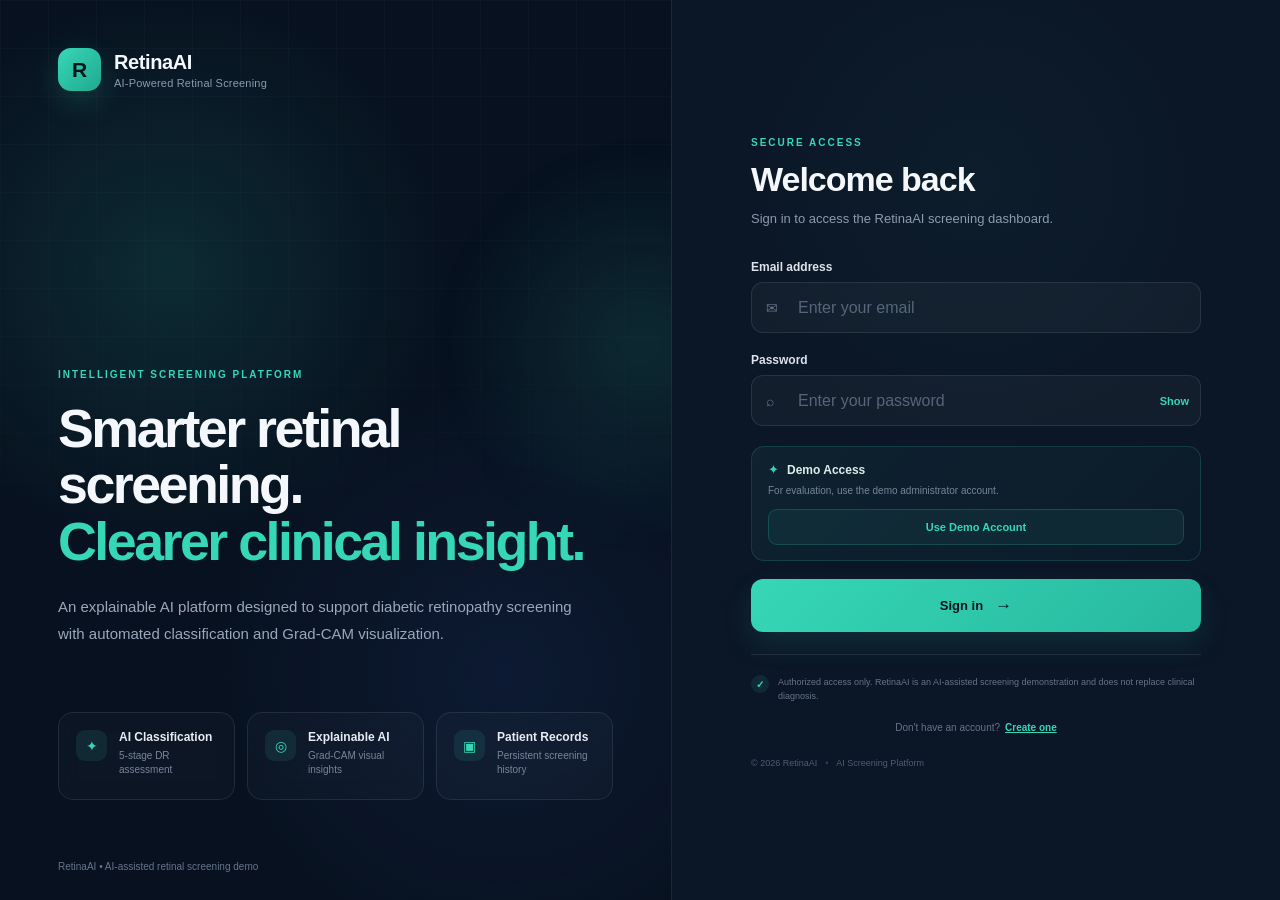
<file: fronted/analytics.html>
<!DOCTYPE html>
<html lang="en">
<head>
    <meta charset="UTF-8">
    <meta name="viewport" content="width=device-width, initial-scale=1.0">
    <title>Analytics | RetinaAI</title>

    <style>
        * {
            box-sizing: border-box;
            margin: 0;
            padding: 0;
        }

        :root {
            --bg: #07100f;
            --panel: #0c1817;
            --panel-2: #101f1d;
            --border: rgba(255,255,255,0.08);
            --text: #eef8f5;
            --muted: #829592;
            --accent: #63d8c2;
            --accent-soft: rgba(99,216,194,0.12);
            --warning: #e7b86b;
            --danger: #e77c7c;
        }

        body {
            font-family: Inter, -apple-system, BlinkMacSystemFont, "Segoe UI", sans-serif;
            background:
                radial-gradient(circle at 80% 0%, rgba(35,100,91,0.16), transparent 35%),
                var(--bg);
            color: var(--text);
            min-height: 100vh;
        }

        button,
        a {
            font: inherit;
        }

        a {
            text-decoration: none;
            color: inherit;
        }

        /* ================= SIDEBAR ================= */

        .sidebar {
            position: fixed;
            left: 0;
            top: 0;
            width: 250px;
            height: 100vh;
            background: rgba(7,16,15,0.96);
            border-right: 1px solid var(--border);
            display: flex;
            flex-direction: column;
            z-index: 100;
        }

        .brand {
            height: 90px;
            display: flex;
            align-items: center;
            padding: 0 25px;
            border-bottom: 1px solid var(--border);
        }

        .brand-mark {
            width: 38px;
            height: 38px;
            border-radius: 10px;
            background: var(--accent-soft);
            border: 1px solid rgba(99,216,194,0.25);
            display: flex;
            align-items: center;
            justify-content: center;
            gap: 3px;
            margin-right: 12px;
        }

        .brand-mark span {
            width: 4px;
            height: 17px;
            border-radius: 3px;
            background: var(--accent);
        }

        .brand-mark span:nth-child(2) {
            height: 23px;
        }

        .brand-text {
            display: flex;
            flex-direction: column;
        }

        .brand-text strong {
            font-size: 18px;
            letter-spacing: -0.5px;
        }

        .brand-text small {
            color: var(--muted);
            font-size: 9px;
            margin-top: 3px;
            letter-spacing: 0.8px;
            text-transform: uppercase;
        }

        .navigation {
            flex: 1;
            padding: 25px 14px;
        }

        .nav-section {
            margin-bottom: 30px;
        }

        .nav-label {
            display: block;
            color: #536762;
            font-size: 9px;
            font-weight: 800;
            letter-spacing: 1.5px;
            padding: 0 13px 10px;
        }

        .nav-item {
            display: flex;
            align-items: center;
            gap: 12px;
            padding: 12px 13px;
            margin-bottom: 4px;
            color: #8da09c;
            border-radius: 8px;
            font-size: 12px;
            transition: 0.2s ease;
        }

        .nav-item:hover {
            background: rgba(255,255,255,0.04);
            color: var(--text);
        }

        .nav-item.active {
            background: var(--accent-soft);
            color: var(--accent);
        }

        .nav-icon {
            width: 20px;
            text-align: center;
            font-size: 15px;
        }

        .sidebar-footer {
            padding: 18px;
            border-top: 1px solid var(--border);
        }

        .security-indicator {
            display: flex;
            align-items: center;
            gap: 10px;
            padding: 11px;
            border-radius: 8px;
            background: rgba(255,255,255,0.025);
        }

        .security-dot,
        .status-dot {
            width: 7px;
            height: 7px;
            border-radius: 50%;
            background: var(--accent);
            box-shadow: 0 0 10px rgba(99,216,194,0.5);
        }

        .security-indicator div {
            display: flex;
            flex-direction: column;
        }

        .security-indicator strong {
            font-size: 10px;
        }

        .security-indicator small {
            color: var(--muted);
            font-size: 8px;
            margin-top: 2px;
        }

        /* ================= MAIN ================= */

        .main-content {
            margin-left: 250px;
            min-height: 100vh;
        }

        .topbar {
            height: 72px;
            border-bottom: 1px solid var(--border);
            display: flex;
            align-items: center;
            justify-content: space-between;
            padding: 0 34px;
            background: rgba(7,16,15,0.7);
            backdrop-filter: blur(14px);
        }

        .breadcrumb {
            display: flex;
            align-items: center;
            gap: 10px;
            color: #6f817d;
            font-size: 11px;
        }

        .breadcrumb strong {
            color: var(--text);
        }

        .separator {
            color: #394a47;
        }

        .topbar-right {
            display: flex;
            align-items: center;
            gap: 15px;
        }

        .profile-button {
            display: flex;
            align-items: center;
            gap: 9px;
            border: none;
            background: transparent;
            color: var(--text);
            cursor: pointer;
        }

        .profile-avatar {
            width: 32px;
            height: 32px;
            border-radius: 50%;
            background: var(--accent-soft);
            border: 1px solid rgba(99,216,194,0.25);
            display: flex;
            align-items: center;
            justify-content: center;
            color: var(--accent);
            font-size: 12px;
            font-weight: 700;
        }

        .profile-info {
            display: flex;
            flex-direction: column;
            align-items: flex-start;
        }

        .profile-info strong {
            font-size: 11px;
        }

        .profile-info small {
            color: var(--muted);
            font-size: 8px;
            margin-top: 2px;
        }

        .profile-arrow {
            color: var(--muted);
        }

        .logout-button {
            border: 1px solid var(--border);
            background: rgba(255,255,255,0.025);
            color: #9aaba7;
            padding: 8px 12px;
            border-radius: 7px;
            cursor: pointer;
            font-size: 10px;
        }

        .logout-button:hover {
            color: var(--danger);
            border-color: rgba(231,124,124,0.25);
        }

        .menu-button {
            display: none;
            background: none;
            border: none;
            color: var(--text);
            font-size: 20px;
            cursor: pointer;
        }

        /* ================= CONTENT ================= */

        .page-content {
            padding: 35px;
            max-width: 1500px;
            margin: auto;
        }

        .page-header {
            display: flex;
            justify-content: space-between;
            align-items: flex-end;
            margin-bottom: 30px;
        }

        .eyebrow {
            display: block;
            color: var(--accent);
            font-size: 9px;
            font-weight: 800;
            letter-spacing: 1.5px;
            margin-bottom: 8px;
        }

        .page-header h1 {
            font-size: 31px;
            letter-spacing: -1px;
            margin-bottom: 9px;
        }

        .page-header p {
            max-width: 700px;
            color: var(--muted);
            font-size: 12px;
            line-height: 1.7;
        }

        .header-status {
            display: flex;
            align-items: center;
            gap: 8px;
            color: #7f928e;
            font-size: 9px;
            font-weight: 700;
            letter-spacing: 1px;
        }

        /* ================= STATS ================= */

        .stats-grid {
            display: grid;
            grid-template-columns: repeat(4, 1fr);
            gap: 16px;
            margin-bottom: 20px;
        }

        .stat-card,
        .panel {
            background: linear-gradient(
                145deg,
                rgba(16,31,29,0.95),
                rgba(10,22,20,0.95)
            );
            border: 1px solid var(--border);
            border-radius: 12px;
            box-shadow: 0 18px 50px rgba(0,0,0,0.15);
        }

        .stat-card {
            padding: 20px;
        }

        .stat-top {
            display: flex;
            justify-content: space-between;
            align-items: center;
        }

        .stat-label {
            color: #71837f;
            font-size: 9px;
            font-weight: 800;
            letter-spacing: 1px;
        }

        .stat-icon {
            width: 31px;
            height: 31px;
            border-radius: 8px;
            background: var(--accent-soft);
            color: var(--accent);
            display: flex;
            justify-content: center;
            align-items: center;
            font-size: 14px;
        }

        .stat-icon.warning {
            color: var(--warning);
            background: rgba(231,184,107,0.1);
        }

        .stat-value {
            margin-top: 20px;
            font-size: 30px;
            font-weight: 700;
            letter-spacing: -1px;
        }

        .stat-description {
            color: #657773;
            font-size: 9px;
            margin-top: 7px;
        }

        /* ================= PANELS ================= */

        .chart-grid {
            display: grid;
            grid-template-columns: 1.35fr 0.65fr;
            gap: 20px;
            margin-bottom: 20px;
        }

        .panel {
            padding: 24px;
        }

        .panel-header {
            display: flex;
            justify-content: space-between;
            align-items: flex-start;
            margin-bottom: 25px;
        }

        .panel-header h2 {
            font-size: 18px;
            margin-bottom: 7px;
        }

        .panel-header p {
            color: var(--muted);
            font-size: 10px;
            line-height: 1.6;
        }

        .panel-badge {
            padding: 6px 9px;
            border-radius: 5px;
            background: rgba(255,255,255,0.035);
            color: #748783;
            font-size: 8px;
            font-weight: 700;
            letter-spacing: 0.8px;
            white-space: nowrap;
        }

        /* ================= GRADE CHART ================= */

        .grade-chart {
            display: flex;
            flex-direction: column;
            gap: 17px;
        }

        .grade-row {
            display: grid;
            grid-template-columns: 130px 1fr 35px;
            align-items: center;
            gap: 15px;
        }

        .grade-info {
            display: flex;
            align-items: center;
            gap: 10px;
            color: #9aaba7;
            font-size: 10px;
        }

        .grade-number {
            width: 25px;
            height: 25px;
            display: flex;
            align-items: center;
            justify-content: center;
            border-radius: 6px;
            background: rgba(99,216,194,0.08);
            color: var(--accent);
            font-weight: 800;
        }

        .bar-container {
            height: 8px;
            border-radius: 20px;
            background: rgba(255,255,255,0.05);
            overflow: hidden;
        }

        .grade-bar {
            height: 100%;
            width: 0%;
            border-radius: 20px;
            background: linear-gradient(90deg, #356f65, var(--accent));
            transition: width 0.7s ease;
        }

        .grade-row strong {
            color: #d8e7e3;
            font-size: 10px;
            text-align: right;
        }

        /* ================= REFERRAL ================= */

        .referral-content {
            min-height: 210px;
            display: flex;
            align-items: center;
            justify-content: center;
            gap: 35px;
        }

        .referral-ring {
            width: 155px;
            height: 155px;
            border-radius: 50%;
            display: flex;
            justify-content: center;
            align-items: center;
            background:
                conic-gradient(
                    var(--accent) 0deg,
                    var(--accent) 0deg,
                    rgba(255,255,255,0.06) 0deg,
                    rgba(255,255,255,0.06) 360deg
                );
            position: relative;
        }

        .referral-ring::before {
            content: "";
            position: absolute;
            inset: 10px;
            background: #0d1b19;
            border-radius: 50%;
        }

        .ring-inner {
            position: relative;
            z-index: 2;
            text-align: center;
        }

        .ring-inner strong {
            display: block;
            font-size: 26px;
        }

        .ring-inner span {
            color: var(--muted);
            font-size: 9px;
        }

        .referral-legend {
            display: flex;
            flex-direction: column;
            gap: 22px;
        }

        .legend-item {
            display: flex;
            align-items: center;
            gap: 10px;
        }

        .legend-dot {
            width: 8px;
            height: 8px;
            border-radius: 50%;
        }

        .legend-dot.referral {
            background: var(--warning);
        }

        .legend-dot.clear {
            background: #49625d;
        }

        .legend-item div {
            display: flex;
            flex-direction: column;
        }

        .legend-item strong {
            font-size: 14px;
        }

        .legend-item small {
            color: var(--muted);
            font-size: 8px;
            margin-top: 3px;
        }

        /* ================= ACTIVITY ================= */

        .activity-panel {
            margin-bottom: 20px;
        }

        .activity-chart {
            min-height: 240px;
            display: flex;
            align-items: flex-end;
            gap: 12px;
            padding: 20px 10px 5px;
            border-top: 1px solid rgba(255,255,255,0.035);
        }

        .activity-column {
            flex: 1;
            min-width: 25px;
            height: 190px;
            display: flex;
            flex-direction: column;
            justify-content: flex-end;
            align-items: center;
            gap: 8px;
        }

        .activity-count {
            color: #a8bbb7;
            font-size: 9px;
            min-height: 12px;
        }

        .activity-bar-wrap {
            width: 100%;
            max-width: 42px;
            height: 150px;
            display: flex;
            align-items: flex-end;
        }

        .activity-bar {
            width: 100%;
            height: 0;
            border-radius: 5px 5px 2px 2px;
            background: linear-gradient(
                to top,
                #315e56,
                var(--accent)
            );
            transition: height 0.7s ease;
        }

        .activity-month {
            color: #657773;
            font-size: 8px;
            white-space: nowrap;
        }

        /* ================= DIAGNOSIS ================= */

        .diagnosis-panel {
            margin-bottom: 20px;
        }

        .diagnosis-list {
            display: grid;
            grid-template-columns: repeat(2, 1fr);
            gap: 10px;
        }

        .diagnosis-item {
            padding: 14px;
            border-radius: 8px;
            border: 1px solid rgba(255,255,255,0.06);
            background: rgba(255,255,255,0.02);
        }

        .diagnosis-top {
            display: flex;
            justify-content: space-between;
            gap: 10px;
        }

        .diagnosis-name {
            font-size: 10px;
            color: #b4c3c0;
        }

        .diagnosis-count {
            color: var(--accent);
            font-size: 11px;
            font-weight: 700;
        }

        .diagnosis-bar {
            height: 5px;
            margin-top: 12px;
            background: rgba(255,255,255,0.05);
            border-radius: 20px;
            overflow: hidden;
        }

        .diagnosis-bar span {
            display: block;
            height: 100%;
            width: 0;
            background: var(--accent);
            border-radius: 20px;
            transition: width 0.7s ease;
        }

        /* ================= EMPTY ================= */

        .chart-empty {
            width: 100%;
            min-height: 170px;
            display: flex;
            flex-direction: column;
            align-items: center;
            justify-content: center;
            color: var(--muted);
            text-align: center;
            gap: 7px;
        }

        .chart-empty strong {
            color: #a9bab6;
            font-size: 12px;
        }

        .chart-empty span {
            font-size: 9px;
        }

        .empty-icon {
            width: 38px;
            height: 38px;
            border-radius: 10px;
            background: rgba(255,255,255,0.035);
            display: flex;
            align-items: center;
            justify-content: center;
            color: #5f7470;
            font-size: 20px;
            margin-bottom: 4px;
        }

        /* ================= NOTE ================= */

        .clinical-note {
            display: flex;
            gap: 15px;
            padding: 18px 20px;
            border: 1px solid rgba(99,216,194,0.12);
            background: rgba(99,216,194,0.035);
            border-radius: 10px;
            margin-bottom: 25px;
        }

        .clinical-note-icon {
            width: 34px;
            height: 34px;
            flex-shrink: 0;
            border-radius: 8px;
            background: var(--accent-soft);
            color: var(--accent);
            display: flex;
            align-items: center;
            justify-content: center;
        }

        .clinical-note strong {
            font-size: 11px;
        }

        .clinical-note p {
            color: #7e928d;
            font-size: 9px;
            line-height: 1.7;
            margin-top: 5px;
        }

        .page-footer {
            display: flex;
            justify-content: space-between;
            color: #4e625e;
            font-size: 8px;
            padding-bottom: 15px;
        }

        /* ================= RESPONSIVE ================= */

        @media (max-width: 1100px) {

            .stats-grid {
                grid-template-columns: repeat(2, 1fr);
            }

            .chart-grid {
                grid-template-columns: 1fr;
            }
        }

        @media (max-width: 800px) {

            .sidebar {
                transform: translateX(-100%);
                transition: transform 0.25s ease;
            }

            .sidebar.open {
                transform: translateX(0);
            }

            .main-content {
                margin-left: 0;
            }

            .menu-button {
                display: block;
            }

            .topbar {
                padding: 0 18px;
                gap: 15px;
            }

            .breadcrumb {
                margin-right: auto;
            }

            .profile-info,
            .profile-arrow {
                display: none;
            }

            .page-content {
                padding: 25px 18px;
            }

            .page-header {
                align-items: flex-start;
                gap: 20px;
                flex-direction: column;
            }
        }

        @media (max-width: 600px) {

            .stats-grid {
                grid-template-columns: 1fr;
            }

            .panel {
                padding: 18px;
            }

            .grade-row {
                grid-template-columns: 105px 1fr 25px;
                gap: 8px;
            }

            .grade-info {
                font-size: 9px;
            }

            .referral-content {
                flex-direction: column;
                gap: 25px;
            }

            .diagnosis-list {
                grid-template-columns: 1fr;
            }

            .activity-chart {
                gap: 5px;
            }

            .activity-month {
                font-size: 7px;
                transform: rotate(-35deg);
                margin-top: 7px;
            }

            .page-footer {
                flex-direction: column;
                gap: 7px;
            }

            .logout-button {
                display: none;
            }
        }
    </style>
</head>

<body>

    <!-- ================= SIDEBAR ================= -->

    <aside class="sidebar" id="sidebar">

        <div class="brand">

            <div class="brand-mark">
                <span></span>
                <span></span>
                <span></span>
            </div>

            <div class="brand-text">
                <strong>RetinaAI</strong>
                <small>Clinical Intelligence</small>
            </div>

        </div>


        <nav class="navigation">

            <div class="nav-section">

                <span class="nav-label">
                    WORKSPACE
                </span>

                <a href="dashboard.html" class="nav-item">
                    <span class="nav-icon">⌂</span>
                    <span>Dashboard</span>
                </a>

                <a href="patients.html" class="nav-item">
                    <span class="nav-icon">♙</span>
                    <span>Patients</span>
                </a>

                <a href="index.html" class="nav-item">
                    <span class="nav-icon">＋</span>
                    <span>New Screening</span>
                </a>

                <a href="reports.html" class="nav-item">
                    <span class="nav-icon">▤</span>
                    <span>Reports</span>
                </a>

                <a href="analytics.html" class="nav-item active">
                    <span class="nav-icon">◫</span>
                    <span>Analytics</span>
                </a>

            </div>


            <div class="nav-section">

                <span class="nav-label">
                    SYSTEM
                </span>

                <a href="settings.html" class="nav-item" id="settingsNav">
                    <span class="nav-icon">⚙</span>
                    <span>Settings</span>
                </a>

            </div>

        </nav>


        <div class="sidebar-footer">

            <div class="security-indicator">

                <span class="security-dot"></span>

                <div>
                    <strong>System Secure</strong>
                    <small>Clinical environment</small>
                </div>

            </div>

        </div>

    </aside>


    <!-- ================= MAIN ================= -->

    <main class="main-content">

        <header class="topbar">

            <button class="menu-button" id="menuButton">
                ☰
            </button>

            <div class="breadcrumb">
                <span>RetinaAI</span>
                <span class="separator">/</span>
                <strong>Analytics</strong>
            </div>


            <div class="topbar-right">

                <button class="profile-button" id="profileButton">

                    <div class="profile-avatar">
                        <span id="adminInitial">A</span>
                    </div>

                    <div class="profile-info">
                        <strong id="adminName">Admin</strong>
                        <small>Administrator</small>
                    </div>

                    <span class="profile-arrow">⌄</span>

                </button>

                <button class="logout-button" id="logoutButton">
                    Logout
                </button>

            </div>

        </header>


        <section class="page-content">

            <!-- ================= HEADER ================= -->

            <div class="page-header">

                <div>

                    <span class="eyebrow">
                        CLINICAL INTELLIGENCE
                    </span>

                    <h1>Analytics</h1>

                    <p>
                        Monitor screening activity, disease severity,
                        referral patterns and AI confidence across
                        the RetinaAI platform.
                    </p>

                </div>


                <div class="header-status">
                    <span class="status-dot"></span>
                    <span>LIVE DATABASE</span>
                </div>

            </div>


            <!-- ================= STATS ================= -->

            <div class="stats-grid">

                <div class="stat-card">

                    <div class="stat-top">
                        <span class="stat-label">
                            TOTAL PATIENTS
                        </span>

                        <div class="stat-icon">
                            ♙
                        </div>
                    </div>

                    <div class="stat-value" id="totalPatients">
                        —
                    </div>

                    <div class="stat-description">
                        Patients registered in system
                    </div>

                </div>


                <div class="stat-card">

                    <div class="stat-top">
                        <span class="stat-label">
                            TOTAL SCREENINGS
                        </span>

                        <div class="stat-icon">
                            ◉
                        </div>
                    </div>

                    <div class="stat-value" id="totalScreenings">
                        —
                    </div>

                    <div class="stat-description">
                        Retinal assessments completed
                    </div>

                </div>


                <div class="stat-card">

                    <div class="stat-top">
                        <span class="stat-label">
                            REFERABLE CASES
                        </span>

                        <div class="stat-icon warning">
                            !
                        </div>
                    </div>

                    <div class="stat-value" id="referableCases">
                        —
                    </div>

                    <div class="stat-description">
                        Cases requiring clinical referral
                    </div>

                </div>


                <div class="stat-card">

                    <div class="stat-top">
                        <span class="stat-label">
                            AI CONFIDENCE
                        </span>

                        <div class="stat-icon">
                            ✦
                        </div>
                    </div>

                    <div class="stat-value" id="averageConfidence">
                        —
                    </div>

                    <div class="stat-description">
                        Average model confidence
                    </div>

                </div>

            </div>


            <!-- ================= GRADE + REFERRAL ================= -->

            <div class="chart-grid">

                <section class="panel">

                    <div class="panel-header">

                        <div>

                            <span class="eyebrow">
                                DISEASE SEVERITY
                            </span>

                            <h2>
                                Grade Distribution
                            </h2>

                            <p>
                                Distribution of diabetic retinopathy
                                severity grades across screenings.
                            </p>

                        </div>

                        <span class="panel-badge">
                            GRADES 0–4
                        </span>

                    </div>


                    <div class="grade-chart">

                        <div class="grade-row">
                            <div class="grade-info">
                                <span class="grade-number">0</span>
                                <span>No DR</span>
                            </div>

                            <div class="bar-container">
                                <div class="grade-bar" id="gradeBar0"></div>
                            </div>

                            <strong id="gradeCount0">0</strong>
                        </div>


                        <div class="grade-row">
                            <div class="grade-info">
                                <span class="grade-number">1</span>
                                <span>Mild</span>
                            </div>

                            <div class="bar-container">
                                <div class="grade-bar" id="gradeBar1"></div>
                            </div>

                            <strong id="gradeCount1">0</strong>
                        </div>


                        <div class="grade-row">
                            <div class="grade-info">
                                <span class="grade-number">2</span>
                                <span>Moderate</span>
                            </div>

                            <div class="bar-container">
                                <div class="grade-bar" id="gradeBar2"></div>
                            </div>

                            <strong id="gradeCount2">0</strong>
                        </div>


                        <div class="grade-row">
                            <div class="grade-info">
                                <span class="grade-number">3</span>
                                <span>Severe</span>
                            </div>

                            <div class="bar-container">
                                <div class="grade-bar" id="gradeBar3"></div>
                            </div>

                            <strong id="gradeCount3">0</strong>
                        </div>


                        <div class="grade-row">
                            <div class="grade-info">
                                <span class="grade-number">4</span>
                                <span>Proliferative</span>
                            </div>

                            <div class="bar-container">
                                <div class="grade-bar" id="gradeBar4"></div>
                            </div>

                            <strong id="gradeCount4">0</strong>
                        </div>

                    </div>

                </section>


                <section class="panel">

                    <div class="panel-header">

                        <div>

                            <span class="eyebrow">
                                CLINICAL TRIAGE
                            </span>

                            <h2>
                                Referral Overview
                            </h2>

                            <p>
                                Screening cases classified by
                                referral requirement.
                            </p>

                        </div>

                    </div>


                    <div class="referral-content">

                        <div class="referral-ring" id="referralRing">

                            <div class="ring-inner">

                                <strong id="referablePercentage">
                                    0%
                                </strong>

                                <span>
                                    Referable
                                </span>

                            </div>

                        </div>


                        <div class="referral-legend">

                            <div class="legend-item">

                                <span class="legend-dot referral"></span>

                                <div>
                                    <strong id="referableLegend">
                                        0
                                    </strong>

                                    <small>
                                        Referable cases
                                    </small>
                                </div>

                            </div>


                            <div class="legend-item">

                                <span class="legend-dot clear"></span>

                                <div>
                                    <strong id="nonReferableLegend">
                                        0
                                    </strong>

                                    <small>
                                        Non-referable cases
                                    </small>
                                </div>

                            </div>

                        </div>

                    </div>

                </section>

            </div>


            <!-- ================= ACTIVITY ================= -->

            <section class="panel activity-panel">

                <div class="panel-header">

                    <div>

                        <span class="eyebrow">
                            SCREENING ACTIVITY
                        </span>

                        <h2>
                            Monthly Screening Activity
                        </h2>

                        <p>
                            Number of retinal screenings completed
                            over the latest available months.
                        </p>

                    </div>

                    <span class="panel-badge">
                        LAST 12 MONTHS
                    </span>

                </div>


                <div id="activityChart" class="activity-chart">

                    <div class="chart-empty">

                        <div class="empty-icon">◌</div>

                        <strong>
                            No screening activity
                        </strong>

                        <span>
                            Screening data will appear here
                            once assessments are completed.
                        </span>

                    </div>

                </div>

            </section>


            <!-- ================= DIAGNOSIS ================= -->

            <section class="panel diagnosis-panel">

                <div class="panel-header">

                    <div>

                        <span class="eyebrow">
                            AI CLASSIFICATION
                        </span>

                        <h2>
                            Diagnosis Distribution
                        </h2>

                        <p>
                            Frequency of AI-generated diagnostic
                            classifications.
                        </p>

                    </div>

                </div>


                <div id="diagnosisList" class="diagnosis-list">

                    <div class="chart-empty">

                        <div class="empty-icon">◌</div>

                        <strong>
                            No diagnosis data
                        </strong>

                        <span>
                            Complete screenings to populate
                            diagnostic statistics.
                        </span>

                    </div>

                </div>

            </section>


            <!-- ================= NOTE ================= -->

            <section class="clinical-note">

                <div class="clinical-note-icon">
                    ✦
                </div>

                <div>

                    <strong>
                        Clinical analytics note
                    </strong>

                    <p>
                        RetinaAI analytics summarize AI-assisted
                        screening activity and are intended for
                        monitoring and workflow support. These
                        statistics do not replace clinical judgment,
                        ophthalmic examination, or diagnostic testing.
                    </p>

                </div>

            </section>


            <footer class="page-footer">

                <span>
                    RetinaAI Clinical Intelligence Platform
                </span>

                <span>
                    AI-assisted screening • Human clinical oversight
                </span>

            </footer>

        </section>

    </main>


    <!-- ================= JAVASCRIPT ================= -->

    <script>

        const API_BASE_URL = "https://retinaai-backend-5h1p.onrender.com";


        document.addEventListener("DOMContentLoaded", () => {

            checkAuthentication();

            setupNavigation();

            loadAnalytics();

        });


        /* ================= AUTH ================= */

        function checkAuthentication() {

            const loggedIn =
                localStorage.getItem("retinaai_logged_in");

            const storedUser =
                localStorage.getItem("retinaai_user");


            if (loggedIn !== "true" || !storedUser) {

                window.location.href = "login.html";

                return;
            }


            let user;

            try {

                user = JSON.parse(storedUser);

            } catch (error) {

                localStorage.removeItem("retinaai_logged_in");
                localStorage.removeItem("retinaai_user");

                window.location.href = "login.html";

                return;
            }


            const adminName =
                document.getElementById("adminName");

            const adminInitial =
                document.getElementById("adminInitial");


            const name =
                user.name || "Admin";


            if (adminName) {

                adminName.textContent = name;

            }


            if (adminInitial) {

                adminInitial.textContent =
                    name.trim().charAt(0).toUpperCase();

            }

        }


        /* ================= NAVIGATION ================= */

        function setupNavigation() {

            const menuButton =
                document.getElementById("menuButton");

            const sidebar =
                document.getElementById("sidebar");


            if (menuButton && sidebar) {

                menuButton.addEventListener("click", () => {

                    sidebar.classList.toggle("open");

                });

            }


            const navItems =
                document.querySelectorAll(".nav-item");


            navItems.forEach(item => {

                item.addEventListener("click", () => {

                    if (window.innerWidth <= 800) {

                        sidebar.classList.remove("open");

                    }

                });

            });


            const logoutButton =
                document.getElementById("logoutButton");


            if (logoutButton) {

                logoutButton.addEventListener("click", () => {

                    localStorage.removeItem(
                        "retinaai_logged_in"
                    );

                    localStorage.removeItem(
                        "retinaai_user"
                    );

                    window.location.href = "login.html";

                });

            }


            const profileButton =
                document.getElementById("profileButton");


            if (profileButton) {

                profileButton.addEventListener("click", () => {

                    const storedUser =
                        localStorage.getItem(
                            "retinaai_user"
                        );

                    if (!storedUser) return;

                    try {

                        const user =
                            JSON.parse(storedUser);

                        alert(
                            `Logged in as ${user.email}`
                        );

                    } catch (error) {

                        console.error(error);

                    }

                });

            }


            const settingsNav =
                document.getElementById("settingsNav");


            if (settingsNav) {

                settingsNav.addEventListener(
                    "click",
                    event => {

                        event.preventDefault();

                        window.location.href = "settings.html";

                    }
                );

            }

        }


        /* ================= ANALYTICS ================= */

        async function loadAnalytics() {

            try {

                const response =
                    await fetch(
                        `${API_BASE_URL}/analytics`
                    );


                const data =
                    await response.json();


                if (
                    !response.ok ||
                    !data.success
                ) {

                    throw new Error(
                        data.message ||
                        "Unable to load analytics"
                    );

                }


                const analytics =
                    data.analytics || {};


                updateStats(analytics);

                updateGradeDistribution(
                    analytics.grade_distribution || {}
                );

                updateReferralOverview(
                    analytics.referable_cases || 0,
                    analytics.non_referable_cases || 0,
                    analytics.referable_percentage || 0
                );

                updateMonthlyActivity(
                    analytics.monthly_activity || []
                );

                updateDiagnosisDistribution(
                    analytics.diagnosis_distribution || []
                );


            } catch (error) {

                console.error(
                    "Analytics error:",
                    error
                );

                showAnalyticsError();

            }

        }


        /* ================= STATS ================= */

        function updateStats(data) {

            const totalPatients =
                document.getElementById(
                    "totalPatients"
                );

            const totalScreenings =
                document.getElementById(
                    "totalScreenings"
                );

            const referableCases =
                document.getElementById(
                    "referableCases"
                );

            const averageConfidence =
                document.getElementById(
                    "averageConfidence"
                );


            totalPatients.textContent =
                data.total_patients ?? 0;


            totalScreenings.textContent =
                data.total_screenings ?? 0;


            referableCases.textContent =
                data.referable_cases ?? 0;


            const confidence =
                Number(
                    data.average_confidence || 0
                );


            averageConfidence.textContent =
                `${(confidence * 100).toFixed(1)}%`;

        }


        /* ================= GRADE DISTRIBUTION ================= */

        function updateGradeDistribution(
            distribution
        ) {

            const values = [];

            for (let grade = 0; grade <= 4; grade++) {

                const count =
                    Number(
                        distribution[String(grade)] || 0
                    );

                values.push(count);

                const countElement =
                    document.getElementById(
                        `gradeCount${grade}`
                    );

                const bar =
                    document.getElementById(
                        `gradeBar${grade}`
                    );


                if (countElement) {

                    countElement.textContent =
                        count;

                }


                if (bar) {

                    bar.style.width = "0%";

                }

            }


            const max =
                Math.max(...values, 1);


            setTimeout(() => {

                for (let grade = 0; grade <= 4; grade++) {

                    const count =
                        values[grade];

                    const bar =
                        document.getElementById(
                            `gradeBar${grade}`
                        );


                    if (bar) {

                        bar.style.width =
                            `${(count / max) * 100}%`;

                    }

                }

            }, 80);

        }


        /* ================= REFERRAL ================= */

        function updateReferralOverview(
            referable,
            nonReferable,
            percentage
        ) {

            document.getElementById(
                "referableLegend"
            ).textContent = referable;


            document.getElementById(
                "nonReferableLegend"
            ).textContent = nonReferable;


            document.getElementById(
                "referablePercentage"
            ).textContent =
                `${Number(percentage).toFixed(1)}%`;


            const ring =
                document.getElementById(
                    "referralRing"
                );


            const degree =
                Math.min(
                    Math.max(
                        Number(percentage),
                        0
                    ),
                    100
                ) * 3.6;


            if (ring) {

                ring.style.background =
                    `conic-gradient(
                        var(--accent) 0deg,
                        var(--accent) ${degree}deg,
                        rgba(255,255,255,0.06) ${degree}deg,
                        rgba(255,255,255,0.06) 360deg
                    )`;

            }

        }


        /* ================= MONTHLY ACTIVITY ================= */

        function updateMonthlyActivity(
            activity
        ) {

            const container =
                document.getElementById(
                    "activityChart"
                );


            if (!activity.length) {

                container.innerHTML = `

                    <div class="chart-empty">

                        <div class="empty-icon">
                            ◌
                        </div>

                        <strong>
                            No screening activity
                        </strong>

                        <span>
                            Screening data will appear here
                            once assessments are completed.
                        </span>

                    </div>

                `;

                return;

            }


            const max =
                Math.max(
                    ...activity.map(
                        item =>
                            Number(item.count || 0)
                    ),
                    1
                );


            container.innerHTML = "";


            activity.forEach(item => {

                const count =
                    Number(item.count || 0);


                const percentage =
                    (count / max) * 100;


                const column =
                    document.createElement(
                        "div"
                    );


                column.className =
                    "activity-column";


                const countElement =
                    document.createElement(
                        "span"
                    );


                countElement.className =
                    "activity-count";


                countElement.textContent =
                    count;


                const wrap =
                    document.createElement(
                        "div"
                    );


                wrap.className =
                    "activity-bar-wrap";


                const bar =
                    document.createElement(
                        "div"
                    );


                bar.className =
                    "activity-bar";


                wrap.appendChild(bar);


                const month =
                    document.createElement(
                        "span"
                    );


                month.className =
                    "activity-month";


                month.textContent =
                    formatMonth(item.month);


                column.appendChild(
                    countElement
                );

                column.appendChild(
                    wrap
                );

                column.appendChild(
                    month
                );


                container.appendChild(
                    column
                );


                setTimeout(() => {

                    bar.style.height =
                        `${percentage}%`;

                }, 80);

            });

        }


        function formatMonth(value) {

            if (!value) return "—";


            const parts =
                String(value).split("-");


            if (parts.length !== 2) {

                return value;

            }


            const year =
                Number(parts[0]);

            const month =
                Number(parts[1]) - 1;


            const date =
                new Date(
                    year,
                    month,
                    1
                );


            return date.toLocaleDateString(
                "en-IN",
                {
                    month: "short"
                }
            );

        }


        /* ================= DIAGNOSIS ================= */

        function updateDiagnosisDistribution(
            diagnosisData
        ) {

            const container =
                document.getElementById(
                    "diagnosisList"
                );


            if (!diagnosisData.length) {

                container.innerHTML = `

                    <div class="chart-empty">

                        <div class="empty-icon">
                            ◌
                        </div>

                        <strong>
                            No diagnosis data
                        </strong>

                        <span>
                            Complete screenings to populate
                            diagnostic statistics.
                        </span>

                    </div>

                `;

                return;

            }


            const max =
                Math.max(
                    ...diagnosisData.map(
                        item =>
                            Number(item.count || 0)
                    ),
                    1
                );


            container.innerHTML = "";


            diagnosisData.forEach(item => {

                const count =
                    Number(item.count || 0);


                const percentage =
                    (count / max) * 100;


                const itemElement =
                    document.createElement(
                        "div"
                    );


                itemElement.className =
                    "diagnosis-item";


                itemElement.innerHTML = `

                    <div class="diagnosis-top">

                        <span class="diagnosis-name">
                            ${escapeHtml(
                                item.diagnosis ||
                                "Unknown"
                            )}
                        </span>

                        <span class="diagnosis-count">
                            ${count}
                        </span>

                    </div>

                    <div class="diagnosis-bar">

                        <span
                            style="width:${percentage}%"
                        ></span>

                    </div>

                `;


                container.appendChild(
                    itemElement
                );

            });

        }


        /* ================= ERROR ================= */

        function showAnalyticsError() {

            document.getElementById(
                "totalPatients"
            ).textContent = "0";


            document.getElementById(
                "totalScreenings"
            ).textContent = "0";


            document.getElementById(
                "referableCases"
            ).textContent = "0";


            document.getElementById(
                "averageConfidence"
            ).textContent = "0%";

        }


        /* ================= SECURITY ================= */

        function escapeHtml(value) {

            return String(value ?? "")
                .replace(
                    /&/g,
                    "&amp;"
                )
                .replace(
                    /</g,
                    "&lt;"
                )
                .replace(
                    />/g,
                    "&gt;"
                )
                .replace(
                    /"/g,
                    "&quot;"
                )
                .replace(
                    /'/g,
                    "&#039;"
                );

        }

    </script>

</body>
</html>
</file>
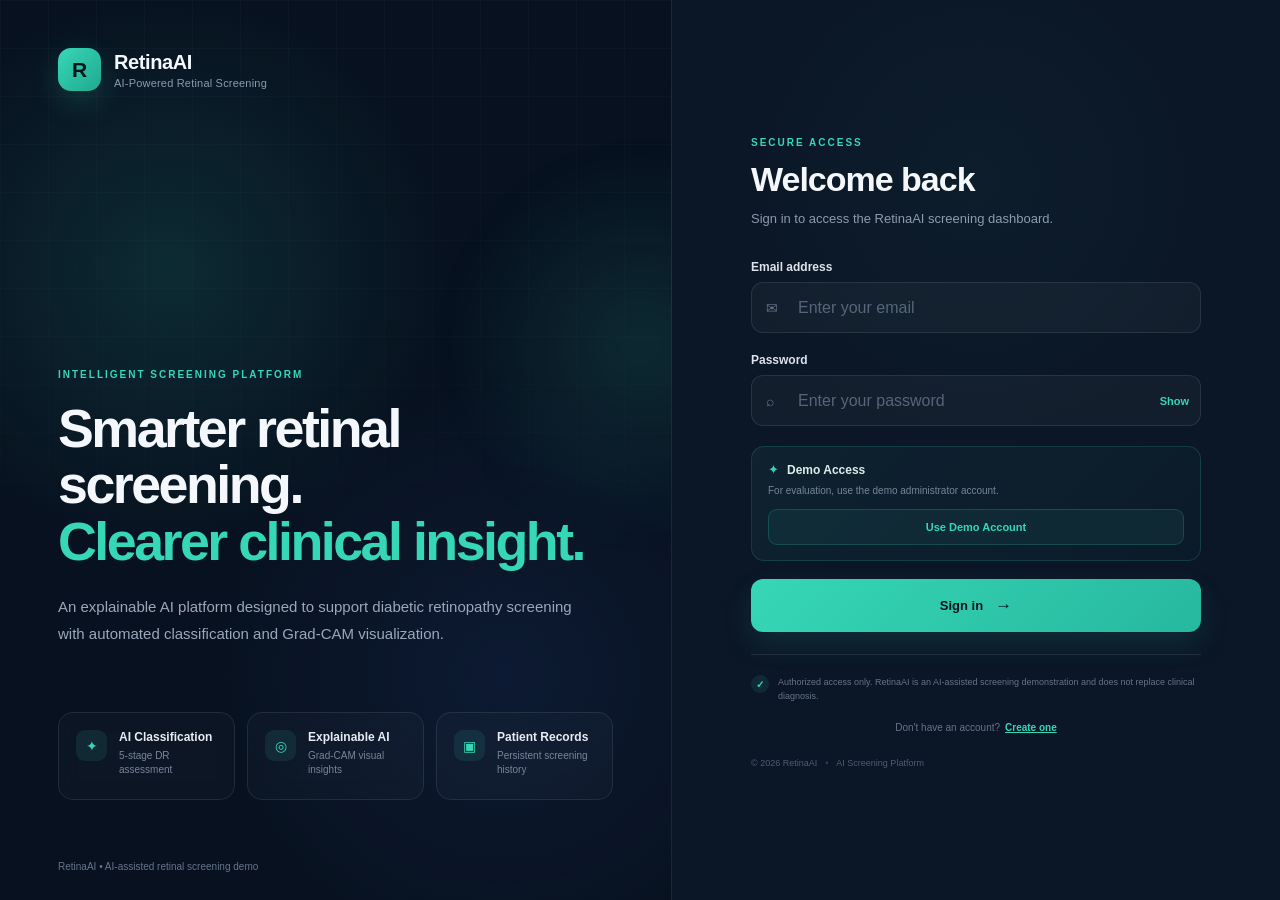
<file: fronted/dashboard.html>
<!DOCTYPE html>
<html lang="en">
<head>
    <meta charset="UTF-8">
    <meta
        name="viewport"
        content="width=device-width, initial-scale=1.0"
    >

    <title>Dashboard | RetinaAI</title>

    <link
        rel="stylesheet"
        href="dashboard.css?v=2"
    >
</head>

<body>

<div class="app">

    <!-- =================================================
         SIDEBAR
    ================================================== -->

    <aside class="sidebar" id="sidebar">

        <div class="sidebar-brand">

            <div class="brand-mark">
                R
            </div>

            <div>
                <h2>RetinaAI</h2>
                <span>Clinical Intelligence</span>
            </div>

        </div>


        <nav class="sidebar-nav">

            <div class="nav-section-title">
                WORKSPACE
            </div>

            <a
                href="dashboard.html"
                class="nav-item active"
            >
                <span class="nav-icon">⌂</span>
                <span>Dashboard</span>
            </a>

            <a
                href="patients.html"
                class="nav-item"
                id="patientsNav"
            >
                <span class="nav-icon">♙</span>
                <span>Patients</span>
            </a>

            <a
                href="index.html"
                class="nav-item"
                id="newScanNav"
            >
                <span class="nav-icon">⊕</span>
                <span>New Scan</span>
            </a>


            <div class="nav-section-title second">
                INSIGHTS
            </div>

            <a
                href="reports.html"
                class="nav-item"
                id="reportsNav"
            >
                <span class="nav-icon">▤</span>
                <span>Reports</span>
            </a>

            <a
                href="analytics.html"
                class="nav-item"
                id="analyticsNav"
            >
                <span class="nav-icon">◒</span>
                <span>Analytics</span>
            </a>


            <div class="nav-section-title second">
                SYSTEM
            </div>

            <a
                href="settings.html"
                class="nav-item"
                id="settingsNav"
            >
                <span class="nav-icon">⚙</span>
                <span>Settings</span>
            </a>

        </nav>


        <div class="sidebar-bottom">

            <div class="system-status">

                <span class="status-dot"></span>

                <div>
                    <strong>AI System</strong>
                    <small>Operational</small>
                </div>

            </div>


            <button
                class="logout-button"
                id="logoutButton"
            >
                <span>↪</span>
                Sign out
            </button>

        </div>

    </aside>


    <!-- =================================================
         MAIN AREA
    ================================================== -->

    <main class="main">

        <!-- TOPBAR -->

        <header class="topbar">

            <button
                class="menu-button"
                id="menuButton"
            >
                ☰
            </button>


            <div class="breadcrumb">

                <span>Workspace</span>

                <strong>/</strong>

                <span>Dashboard</span>

            </div>


            <div class="topbar-right">

                <button
                    class="notification-button"
                    title="Notifications"
                >
                    ♧

                    <span class="notification-dot"></span>

                </button>


                <div
                    class="profile"
                    id="profileButton"
                >

                    <div class="profile-avatar">
                        R
                    </div>

                    <div class="profile-info">

                        <strong id="adminName">
                            Admin
                        </strong>

                        <span>
                            Administrator
                        </span>

                    </div>

                    <span class="profile-arrow">
                        ▾
                    </span>

                </div>

            </div>

        </header>


        <!-- =================================================
             CONTENT
        ================================================== -->

        <div class="content">


            <!-- HERO -->

            <section class="welcome-section">

                <div>

                    <span class="eyebrow">
                        OVERVIEW
                    </span>

                    <h1>
                        Welcome back,
                        <span id="welcomeName">
                            Admin
                        </span>
                    </h1>

                    <p>
                        Monitor retinal screenings,
                        manage patients and review AI-assisted
                        insights from one workspace.
                    </p>

                </div>


                <button
                    class="primary-button"
                    id="startScanButton"
                >
                    <span>+</span>
                    New Screening
                </button>

            </section>


            <!-- =================================================
                 STAT CARDS
            ================================================== -->

            <section class="stats-grid">


                <div class="stat-card">

                    <div class="stat-top">

                        <div class="stat-icon patients-icon">
                            ♙
                        </div>

                        <span class="stat-label">
                            PATIENTS
                        </span>

                    </div>

                    <div class="stat-value" id="totalPatients">
                        0
                    </div>

                    <div class="stat-bottom">

                        <span class="stat-trend positive">
                            ↑ Active records
                        </span>

                        <span>
                            Total
                        </span>

                    </div>

                </div>


                <div class="stat-card">

                    <div class="stat-top">

                        <div class="stat-icon scans-icon">
                            ◉
                        </div>

                        <span class="stat-label">
                            TOTAL SCANS
                        </span>

                    </div>

                    <div class="stat-value" id="totalScans">
                        0
                    </div>

                    <div class="stat-bottom">

                        <span class="stat-trend positive">
                            ↑ Screenings
                        </span>

                        <span>
                            All time
                        </span>

                    </div>

                </div>


                <div class="stat-card">

                    <div class="stat-top">

                        <div class="stat-icon referral-icon">
                            !
                        </div>

                        <span class="stat-label">
                            REFERRALS
                        </span>

                    </div>

                    <div class="stat-value" id="totalReferrals">
                        0
                    </div>

                    <div class="stat-bottom">

                        <span class="stat-trend warning">
                            Referable DR
                        </span>

                        <span>
                            Review
                        </span>

                    </div>

                </div>


                <div class="stat-card">

                    <div class="stat-top">

                        <div class="stat-icon accuracy-icon">
                            ✦
                        </div>

                        <span class="stat-label">
                            AI STATUS
                        </span>

                    </div>

                    <div class="stat-value status-value">
                        READY
                    </div>

                    <div class="stat-bottom">

                        <span class="stat-trend positive">
                            ● Online
                        </span>

                        <span>
                            EfficientNet
                        </span>

                    </div>

                </div>

            </section>


            <!-- =================================================
                 MAIN GRID
            ================================================== -->

            <section class="dashboard-grid">


                <!-- RECENT PATIENTS -->

                <div class="dashboard-card recent-card">

                    <div class="card-header">

                        <div>

                            <span class="card-eyebrow">
                                PATIENT MANAGEMENT
                            </span>

                            <h2>
                                Recent Patients
                            </h2>

                        </div>

                        <button
                            class="text-button"
                            id="viewPatientsButton"
                        >
                            View all →
                        </button>

                    </div>


                    <div class="table-wrapper">

                        <table>

                            <thead>

                                <tr>

                                    <th>
                                        PATIENT
                                    </th>

                                    <th>
                                        ID
                                    </th>

                                    <th>
                                        GRADE
                                    </th>

                                    <th>
                                        STATUS
                                    </th>

                                    <th>
                                        DATE
                                    </th>

                                </tr>

                            </thead>

                            <tbody id="patientsTableBody">

                                <tr class="empty-row">

                                    <td colspan="5">

                                        <div class="empty-state">

                                            <div class="empty-icon">
                                                ◌
                                            </div>

                                            <strong>
                                                No screenings yet
                                            </strong>

                                            <span>
                                                Start your first patient screening
                                                to see records here.
                                            </span>

                                        </div>

                                    </td>

                                </tr>

                            </tbody>

                        </table>

                    </div>

                </div>


                <!-- QUICK ACTIONS -->

                <div class="dashboard-card actions-card">

                    <div class="card-header">

                        <div>

                            <span class="card-eyebrow">
                                QUICK ACTIONS
                            </span>

                            <h2>
                                Get started
                            </h2>

                        </div>

                    </div>


                    <div class="quick-actions">


                        <button
                            class="quick-action"
                            id="quickScan"
                        >

                            <div class="quick-icon blue">
                                +
                            </div>

                            <div>

                                <strong>
                                    New Screening
                                </strong>

                                <span>
                                    Analyze retinal image
                                </span>

                            </div>

                            <span class="quick-arrow">
                                →
                            </span>

                        </button>


                        <button
                            class="quick-action"
                            id="quickPatients"
                        >

                            <div class="quick-icon purple">
                                ♙
                            </div>

                            <div>

                                <strong>
                                    Manage Patients
                                </strong>

                                <span>
                                    View patient records
                                </span>

                            </div>

                            <span class="quick-arrow">
                                →
                            </span>

                        </button>


                        <button
                            class="quick-action"
                            id="quickReports"
                        >

                            <div class="quick-icon green">
                                ▤
                            </div>

                            <div>

                                <strong>
                                    Reports
                                </strong>

                                <span>
                                    Review screening reports
                                </span>

                            </div>

                            <span class="quick-arrow">
                                →
                            </span>

                        </button>


                    </div>

                </div>

            </section>


            <!-- =================================================
                 AI INFORMATION
            ================================================== -->

            <section class="ai-banner">

                <div class="ai-banner-icon">
                    ✦
                </div>

                <div class="ai-banner-content">

                    <span>
                        RETINAAI INTELLIGENCE
                    </span>

                    <h3>
                        Explainable AI screening,
                        built for clinical review.
                    </h3>

                    <p>
                        RetinaAI combines retinal image analysis
                        with Grad-CAM visualization to help users
                        understand which image regions contributed
                        to an AI prediction.
                    </p>

                </div>


                <div class="ai-banner-status">

                    <span class="status-dot"></span>

                    Model online

                </div>

            </section>


            <!-- =================================================
                 FOOTER
            ================================================== -->

            <footer class="dashboard-footer">

                <span>
                    RetinaAI
                </span>

                <span>
                    Research & Screening Platform
                </span>

                <span>
                    AI-assisted screening • Not a clinical diagnosis
                </span>

            </footer>


        </div>

    </main>

</div>


<script src="dashboard.js?v=2"></script>

</body>
</html>
</file>
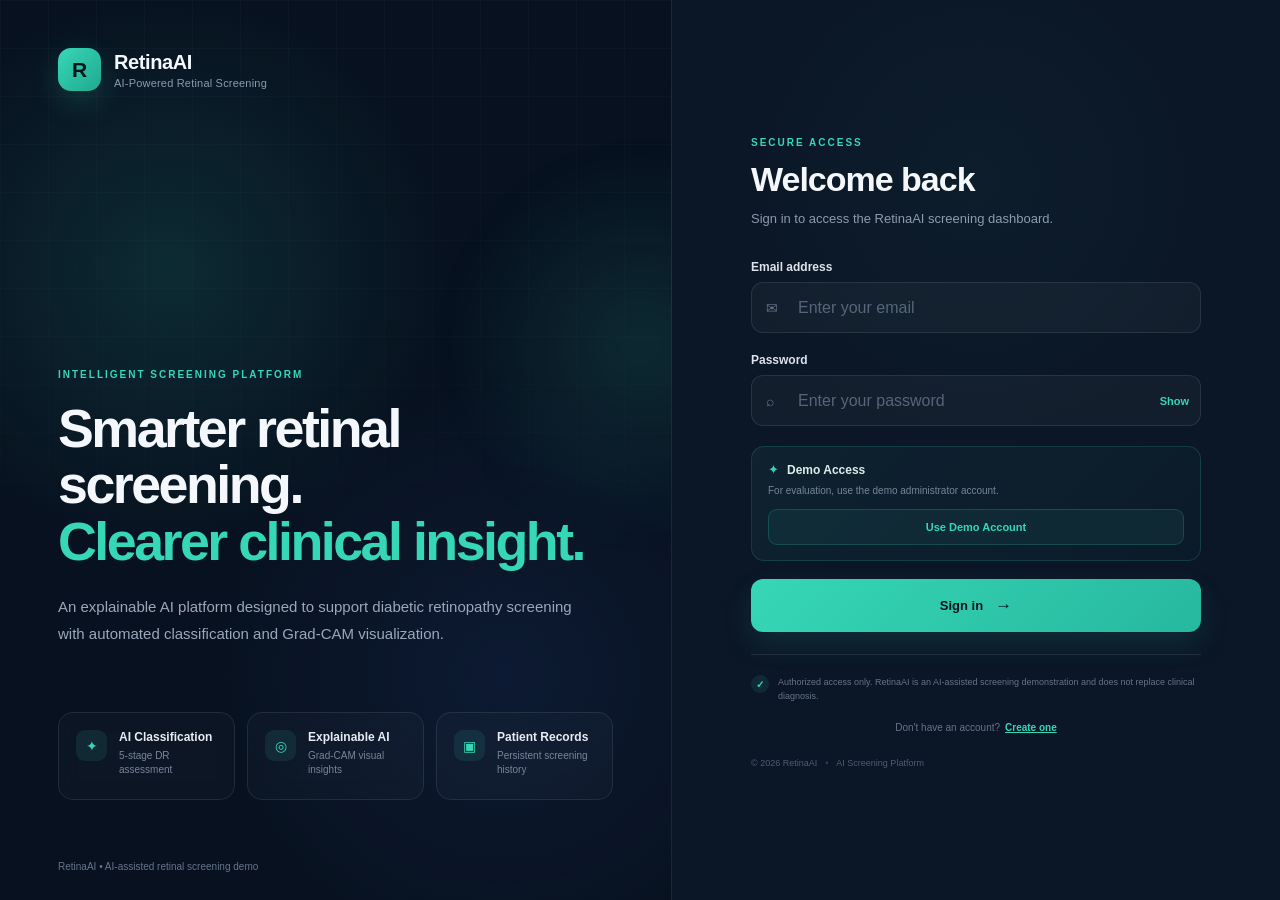
<file: fronted/login.html>
<!DOCTYPE html>
<html lang="en">
<head>
    <meta charset="UTF-8">

    <meta
        name="viewport"
        content="width=device-width, initial-scale=1.0"
    >

    <title>RetinaAI — Sign In</title>

    <link rel="stylesheet" href="login.css">
</head>

<body>

    <div class="login-page">

        <!-- LEFT SIDE -->
        <section class="login-visual">

            <div class="visual-overlay"></div>

            <div class="visual-content">

                <div class="brand">
                    <div class="brand-mark">R</div>

                    <div>
                        <h1>RetinaAI</h1>
                        <span>AI-Powered Retinal Screening</span>
                    </div>
                </div>

                <div class="visual-main">

                    <span class="eyebrow">
                        INTELLIGENT SCREENING PLATFORM
                    </span>

                    <h2>
                        Smarter retinal screening.<br>
                        <span>Clearer clinical insight.</span>
                    </h2>

                    <p>
                        An explainable AI platform designed to support
                        diabetic retinopathy screening with automated
                        classification and Grad-CAM visualization.
                    </p>

                </div>

                <div class="visual-features">

                    <div class="feature-item">
                        <div class="feature-icon">✦</div>

                        <div>
                            <strong>AI Classification</strong>
                            <span>5-stage DR assessment</span>
                        </div>
                    </div>

                    <div class="feature-item">
                        <div class="feature-icon">◎</div>

                        <div>
                            <strong>Explainable AI</strong>
                            <span>Grad-CAM visual insights</span>
                        </div>
                    </div>

                    <div class="feature-item">
                        <div class="feature-icon">▣</div>

                        <div>
                            <strong>Patient Records</strong>
                            <span>Persistent screening history</span>
                        </div>
                    </div>

                </div>

            </div>

            <div class="visual-footer">
                RetinaAI • AI-assisted retinal screening demo
            </div>

        </section>


        <!-- RIGHT SIDE -->
        <section class="login-panel">

            <div class="login-container">

                <!-- MOBILE BRAND -->
                <div class="mobile-brand">

                    <div class="brand-mark">R</div>

                    <div>
                        <h1>RetinaAI</h1>
                        <span>AI-Powered Retinal Screening</span>
                    </div>

                </div>


                <!-- LOGIN HEADER -->
                <div class="login-header">

                    <span class="eyebrow">
                        SECURE ACCESS
                    </span>

                    <h2>Welcome back</h2>

                    <p>
                        Sign in to access the RetinaAI screening dashboard.
                    </p>

                </div>


                <!-- LOGIN FORM -->
                <form id="loginForm" class="login-form">

                    <!-- EMAIL -->
                    <div class="form-group">

                        <label for="email">
                            Email address
                        </label>

                        <div class="input-wrapper">

                            <span class="input-icon">✉</span>

                            <input
                                type="email"
                                id="email"
                                name="email"
                                placeholder="Enter your email"
                                autocomplete="email"
                                required
                            >

                        </div>

                    </div>


                    <!-- PASSWORD -->
                    <div class="form-group">

                        <div class="label-row">

                            <label for="password">
                                Password
                            </label>

                        </div>

                        <div class="input-wrapper">

                            <span class="input-icon">⌕</span>

                            <input
                                type="password"
                                id="password"
                                name="password"
                                placeholder="Enter your password"
                                autocomplete="current-password"
                                required
                            >

                            <button
                                type="button"
                                id="togglePassword"
                                class="password-toggle"
                            >
                                Show
                            </button>

                        </div>

                    </div>


                    <!-- DEMO ACCESS -->
                    <div class="demo-access">

                        <div class="demo-access-title">

                            <span>✦</span>

                            <strong>
                                Demo Access
                            </strong>

                        </div>

                        <p>
                            For evaluation, use the demo administrator
                            account.
                        </p>

                        <button
                            type="button"
                            id="demoAccountButton"
                            class="demo-account-button"
                        >
                            Use Demo Account
                        </button>

                    </div>


                    <!-- ERROR -->
                    <div
                        id="loginError"
                        class="login-error"
                        role="alert"
                    ></div>


                    <!-- LOGIN BUTTON -->
                    <button
                        type="submit"
                        id="loginButton"
                        class="login-button"
                    >

                        <span
                            id="loginButtonText"
                        >
                            Sign in
                        </span>

                        <span
                            class="button-arrow"
                        >
                            →
                        </span>

                    </button>

                </form>


                <!-- SECURITY NOTE -->
                <div class="security-note">

                    <span class="security-icon">
                        ✓
                    </span>

                    <p>
                        Authorized access only. RetinaAI is an
                        AI-assisted screening demonstration and
                        does not replace clinical diagnosis.
                    </p>

                </div>
<div class="signup-link">
    <span>Don't have an account?</span>

    <a href="signup.html">
        Create one
    </a>
</div>

                <!-- FOOTER -->
                <div class="login-footer">

                    <span>
                        © 2026 RetinaAI
                    </span>

                    <span class="footer-dot">
                        •
                    </span>

                    <span>
                        AI Screening Platform
                    </span>

                </div>

            </div>

        </section>

    </div>


    <!-- LOGIN JAVASCRIPT -->
    <script src="login.js?v=2"></script>

</body>
</html>
</file>
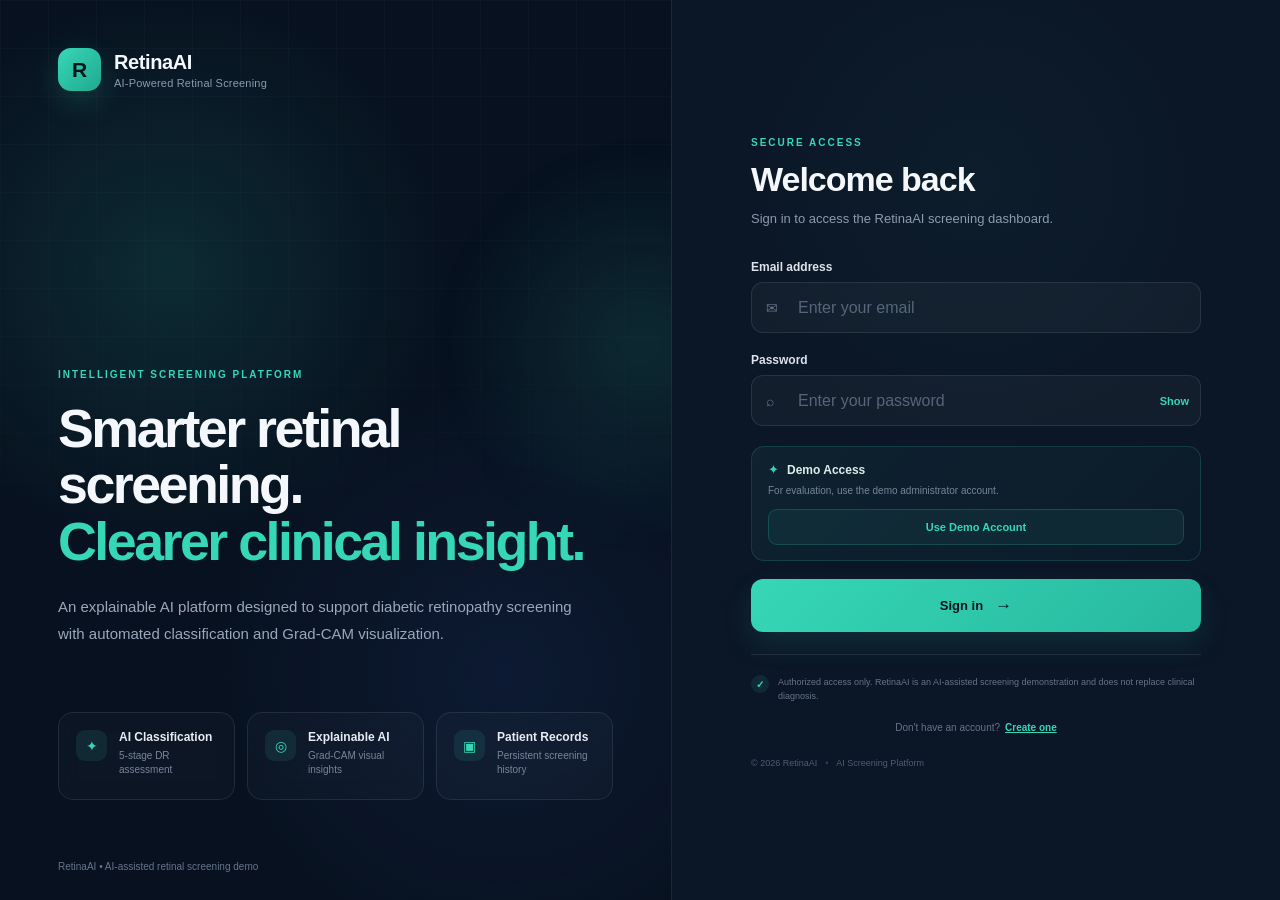
<file: fronted/patient-profile.html>
<!DOCTYPE html>
<html lang="en">

<head>

    <meta charset="UTF-8">

    <meta
        name="viewport"
        content="width=device-width, initial-scale=1.0"
    >

    <title>Patient Profile | RetinaAI</title>

    <link
        rel="stylesheet"
        href="patient-profile.css"
    >

</head>


<body>


    <!-- ================= SIDEBAR ================= -->

    <aside class="sidebar" id="sidebar">

        <div class="brand">

            <div class="brand-icon">
                R
            </div>

            <div class="brand-text">

                <strong>
                    RetinaAI
                </strong>

                <span>
                    Clinical Intelligence
                </span>

            </div>

        </div>


        <nav class="sidebar-nav">


            <div class="nav-section">

                <span class="nav-label">
                    WORKSPACE
                </span>


                <a
                    href="dashboard.html"
                    class="nav-item"
                >
                    <span class="nav-icon">
                        ⌂
                    </span>

                    <span>
                        Dashboard
                    </span>
                </a>


                <a
                    href="patients.html"
                    class="nav-item active"
                >
                    <span class="nav-icon">
                        ♙
                    </span>

                    <span>
                        Patients
                    </span>
                </a>


                <a
                    href="index.html"
                    class="nav-item"
                >
                    <span class="nav-icon">
                        ⊕
                    </span>

                    <span>
                        New Scan
                    </span>
                </a>

            </div>



            <div class="nav-section">

                <span class="nav-label">
                    INSIGHTS
                </span>


                <a
                    href="reports.html"
                    class="nav-item"
                    id="reportsNav"
                >
                    <span class="nav-icon">
                        ▤
                    </span>

                    <span>
                        Reports
                    </span>
                </a>


                <a
                    href="analytics.html"
                    class="nav-item"
                    id="analyticsNav"
                >
                    <span class="nav-icon">
                        ◒
                    </span>

                    <span>
                        Analytics
                    </span>
                </a>

            </div>



            <div class="nav-section">

                <span class="nav-label">
                    SYSTEM
                </span>


                <a
                    href="settings.html"
                    class="nav-item"
                    id="settingsNav"
                >
                    <span class="nav-icon">
                        ⚙
                    </span>

                    <span>
                        Settings
                    </span>
                </a>

            </div>

        </nav>



        <div class="sidebar-bottom">

            <div class="system-status">

                <span class="status-dot"></span>

                <div>

                    <strong>
                        AI System
                    </strong>

                    <span>
                        Operational
                    </span>

                </div>

            </div>


            <button
                class="logout-button"
                id="logoutButton"
            >

                <span>
                    ↪
                </span>

                Logout

            </button>

        </div>

    </aside>



    <!-- ================= MAIN ================= -->

    <main class="main-content">


        <!-- ================= TOPBAR ================= -->

        <header class="topbar">


            <button
                class="menu-button"
                id="menuButton"
            >
                ☰
            </button>


            <div class="topbar-left">

                <span class="topbar-title">
                    Patient Management
                </span>

            </div>


            <div class="topbar-right">


                <button
                    class="notification-button"
                    id="notificationButton"
                >

                    ♢

                    <span class="notification-dot"></span>

                </button>


                <button
                    class="profile-button"
                    id="profileButton"
                >

                    <div class="profile-avatar">
                        A
                    </div>


                    <div class="profile-info">

                        <strong id="adminName">
                            Admin
                        </strong>

                        <span>
                            Administrator
                        </span>

                    </div>


                    <span class="profile-arrow">
                        ▾
                    </span>

                </button>

            </div>

        </header>



        <!-- ================= PAGE ================= -->

        <section class="page-container">


            <!-- ================= BREADCRUMB ================= -->

            <div class="breadcrumb">

                <a href="patients.html">
                    Patients
                </a>

                <span>
                    /
                </span>

                <strong id="breadcrumbPatient">
                    Patient Profile
                </strong>

            </div>



            <!-- ================= LOADING ================= -->

            <div
                class="page-loading"
                id="pageLoading"
            >

                <div class="loading-spinner"></div>

                <p>
                    Loading patient profile...
                </p>

            </div>



            <!-- ================= ERROR ================= -->

            <div
                class="page-error"
                id="pageError"
            >

                <div class="error-icon">
                    !
                </div>


                <h3>
                    Unable to load patient
                </h3>


                <p id="errorMessage">
                    Something went wrong.
                </p>


                <button
                    class="secondary-button"
                    onclick="window.location.href='patients.html'"
                >
                    Back to Patients
                </button>

            </div>



            <!-- ================= PROFILE CONTENT ================= -->

            <div
                class="profile-content"
                id="profileContent"
            >


                <!-- ================= PROFILE HEADER ================= -->

                <div class="profile-header">


                    <div class="profile-header-left">


                        <div
                            class="large-patient-avatar"
                            id="patientAvatar"
                        >
                            P
                        </div>


                        <div class="patient-heading">


                            <div class="patient-heading-top">


                                <span
                                    class="patient-id-badge"
                                    id="patientId"
                                >
                                    PAT-0001
                                </span>


                                <span
                                    class="patient-status"
                                    id="patientStatus"
                                >
                                    Active
                                </span>

                            </div>


                            <h1 id="patientName">
                                Patient Name
                            </h1>


                            <p>
                                Patient profile and screening history
                            </p>

                        </div>

                    </div>



                    <div class="profile-header-actions">


                        <button
                            class="secondary-button"
                            id="backButton"
                        >
                            ← Back
                        </button>


                        <button
                            class="primary-button"
                            id="newScreeningButton"
                        >

                            <span>
                                ＋
                            </span>

                            New Screening

                        </button>

                    </div>

                </div>



                <!-- ================= INFO CARDS ================= -->

                <div class="info-grid">


                    <div class="info-card">

                        <span class="info-label">
                            AGE
                        </span>

                        <strong id="patientAge">
                            —
                        </strong>

                    </div>


                    <div class="info-card">

                        <span class="info-label">
                            GENDER
                        </span>

                        <strong id="patientGender">
                            —
                        </strong>

                    </div>


                    <div class="info-card">

                        <span class="info-label">
                            PHONE
                        </span>

                        <strong id="patientPhone">
                            —
                        </strong>

                    </div>


                    <div class="info-card">

                        <span class="info-label">
                            REGISTERED
                        </span>

                        <strong id="patientCreated">
                            —
                        </strong>

                    </div>

                </div>



                <!-- ================= CONTENT GRID ================= -->

                <div class="content-grid">


                    <!-- ================= LEFT COLUMN ================= -->

                    <div class="main-column">


                        <!-- ================= SCREENING HISTORY ================= -->

                        <section class="panel">


                            <div class="panel-header">


                                <div>

                                    <span class="eyebrow">
                                        MEDICAL RECORD
                                    </span>

                                    <h2>
                                        Screening History
                                    </h2>

                                </div>


                                <span
                                    class="screening-count"
                                    id="screeningCount"
                                >
                                    0 screenings
                                </span>

                            </div>



                            <div
                                class="screening-list"
                                id="screeningList"
                            >

                                <!-- JS inserts screenings -->

                            </div>



                            <!-- ================= EMPTY STATE ================= -->

                            <div
                                class="screening-empty"
                                id="screeningEmpty"
                            >

                                <div class="empty-icon">
                                    ◉
                                </div>


                                <h3>
                                    No screenings yet
                                </h3>


                                <p>
                                    Start the first retinal screening
                                    for this patient.
                                </p>


                                <button
                                    class="primary-button"
                                    id="emptyScreeningButton"
                                >

                                    ＋ Start Screening

                                </button>

                            </div>

                        </section>



                        <!-- =================================================
                             RISK TREND
                        ================================================== -->

                        <section class="panel risk-trend-panel">


                            <div class="panel-header">


                                <div>

                                    <span class="eyebrow">
                                        SCREENING ANALYTICS
                                    </span>

                                    <h2>
                                        Risk Trend
                                    </h2>

                                    <p class="risk-trend-description">
                                        Historical diabetic retinopathy
                                        grade across screenings.
                                    </p>

                                </div>


                                <span class="screening-count">
                                    TREND
                                </span>

                            </div>



                            <!-- ================= EMPTY TREND ================= -->

                            <div
                                id="riskTrendEmpty"
                                class="risk-trend-empty"
                            >

                                <div class="empty-icon">
                                    ◌
                                </div>


                                <h3>
                                    Not enough screening data
                                </h3>


                                <p>
                                    Complete more screenings to visualize
                                    the patient's historical trend.
                                </p>

                            </div>



                            <!-- ================= TREND CONTAINER ================= -->

                            <div
                                id="riskTrendContainer"
                                class="risk-trend-container"
                                style="display: none;"
                            >


                                <div class="risk-trend-chart">


                                    <!-- Y AXIS -->

                                    <div class="risk-axis">


                                        <span>
                                            Grade 4
                                        </span>


                                        <span>
                                            Grade 3
                                        </span>


                                        <span>
                                            Grade 2
                                        </span>


                                        <span>
                                            Grade 1
                                        </span>


                                        <span>
                                            Grade 0
                                        </span>

                                    </div>



                                    <!-- CHART -->

                                    <div
                                        id="riskTrendChart"
                                        class="risk-chart-area"
                                    >

                                        <!-- JavaScript generates chart -->

                                    </div>

                                </div>



                                <!-- ================= LEGEND ================= -->

                                <div class="risk-trend-legend">


                                    <span>

                                        <i></i>

                                        Screening grade

                                    </span>


                                    <span>
                                        Higher grade = greater DR severity
                                    </span>

                                </div>

                            </div>

                        </section>

                    </div>



                    <!-- ================= RIGHT COLUMN ================= -->

                    <div class="side-column">


                        <!-- ================= PATIENT OVERVIEW ================= -->

                        <section class="panel overview-panel">


                            <div class="panel-header">


                                <div>

                                    <span class="eyebrow">
                                        OVERVIEW
                                    </span>

                                    <h2>
                                        Patient Details
                                    </h2>

                                </div>

                            </div>



                            <div class="detail-list">


                                <div class="detail-row">

                                    <span>
                                        Patient ID
                                    </span>

                                    <strong id="detailPatientId">
                                        —
                                    </strong>

                                </div>


                                <div class="detail-row">

                                    <span>
                                        Full Name
                                    </span>

                                    <strong id="detailPatientName">
                                        —
                                    </strong>

                                </div>


                                <div class="detail-row">

                                    <span>
                                        Age
                                    </span>

                                    <strong id="detailPatientAge">
                                        —
                                    </strong>

                                </div>


                                <div class="detail-row">

                                    <span>
                                        Gender
                                    </span>

                                    <strong id="detailPatientGender">
                                        —
                                    </strong>

                                </div>


                                <div class="detail-row">

                                    <span>
                                        Phone
                                    </span>

                                    <strong id="detailPatientPhone">
                                        —
                                    </strong>

                                </div>


                                <div class="detail-row">

                                    <span>
                                        Registered
                                    </span>

                                    <strong id="detailPatientCreated">
                                        —
                                    </strong>

                                </div>

                            </div>

                        </section>



                        <!-- ================= SCREENING SUMMARY ================= -->

                        <section class="panel summary-panel">


                            <div class="panel-header">


                                <div>

                                    <span class="eyebrow">
                                        SCREENING SUMMARY
                                    </span>

                                    <h2>
                                        Overview
                                    </h2>

                                </div>

                            </div>



                            <div class="summary-stats">


                                <div class="summary-stat">

                                    <span>
                                        Total Scans
                                    </span>

                                    <strong id="summaryScans">
                                        0
                                    </strong>

                                </div>


                                <div class="summary-stat">

                                    <span>
                                        Referrals
                                    </span>

                                    <strong id="summaryReferrals">
                                        0
                                    </strong>

                                </div>


                                <div class="summary-stat">

                                    <span>
                                        Latest Grade
                                    </span>

                                    <strong id="summaryGrade">
                                        —
                                    </strong>

                                </div>

                            </div>

                        </section>



                        <!-- ================= AI NOTE ================= -->

                        <section class="ai-note">


                            <div class="ai-note-icon">
                                ✦
                            </div>


                            <div>

                                <strong>
                                    RetinaAI Intelligence
                                </strong>


                                <p>
                                    AI screening results are intended
                                    to support clinical review and do
                                    not replace professional diagnosis.
                                </p>

                            </div>

                        </section>

                    </div>

                </div>

            </div>

        </section>



        <!-- ================= FOOTER ================= -->

        <footer class="footer">


            <span>
                RetinaAI
            </span>


            <span>
                Explainable AI for Retinal Screening
            </span>


            <span>
                v1.0
            </span>

        </footer>

    </main>



    <!-- ================= JAVASCRIPT ================= -->

    <script src="patient-profile.js"></script>

</body>

</html>
</file>
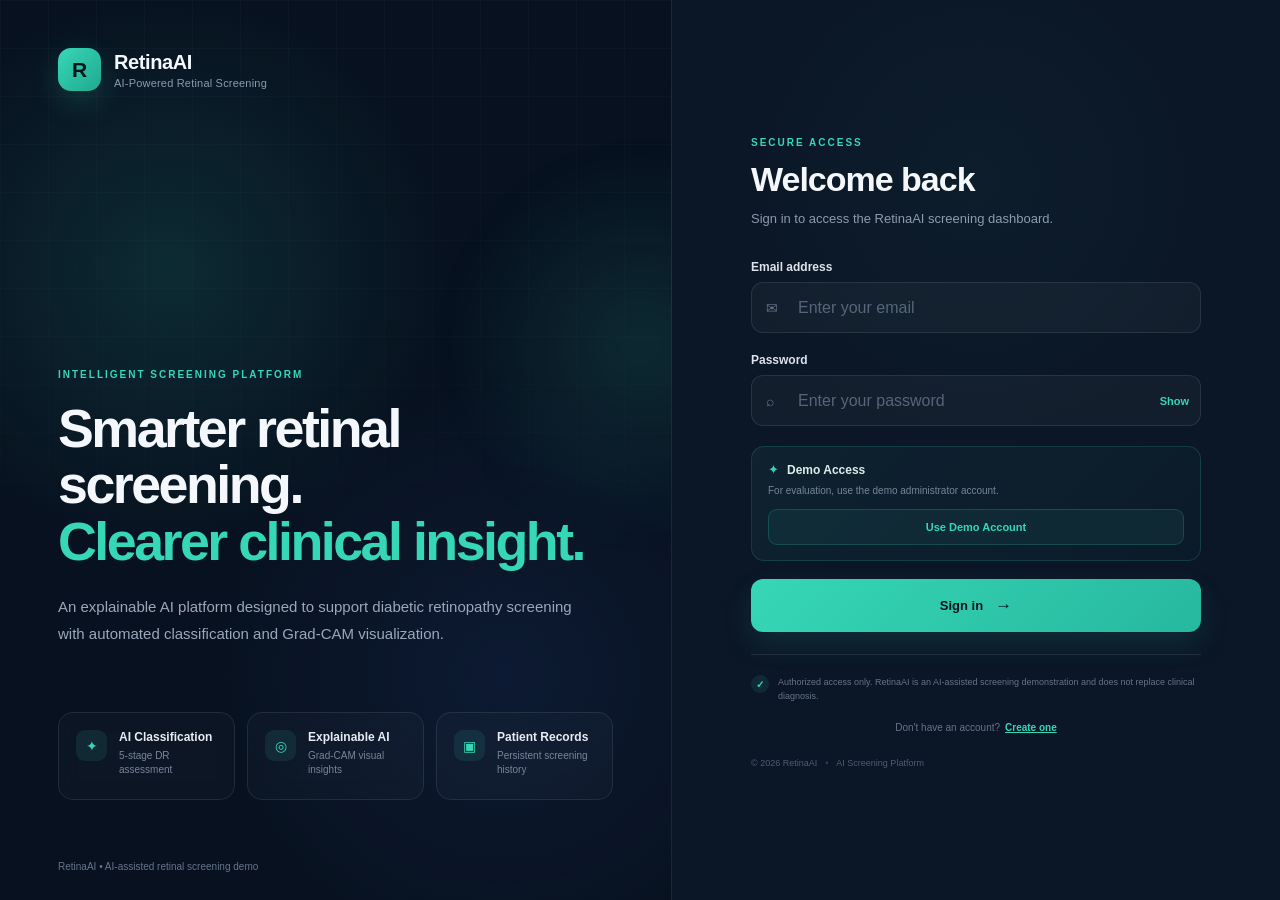
<file: fronted/patients.html>
<!DOCTYPE html>
<html lang="en">

<head>
    <meta charset="UTF-8">
    <meta name="viewport" content="width=device-width, initial-scale=1.0">

    <title>Patients | RetinaAI</title>

    <link rel="stylesheet" href="patients.css">
</head>

<body>

    <!-- SIDEBAR -->

    <aside class="sidebar" id="sidebar">

        <div class="brand">

            <div class="brand-icon">
                R
            </div>

            <div>
                <h2>RetinaAI</h2>
                <span>Clinical Intelligence</span>
            </div>

        </div>


        <nav class="navigation">

            <a href="dashboard.html" class="nav-item">
                <span class="nav-icon">⌂</span>
                <span>Dashboard</span>
            </a>

            <a href="patients.html" class="nav-item active">
                <span class="nav-icon">♙</span>
                <span>Patients</span>
            </a>

            <a href="index.html" class="nav-item">
                <span class="nav-icon">＋</span>
                <span>New Scan</span>
            </a>

            <a href="reports.html" class="nav-item" id="reportsNav">
                <span class="nav-icon">▤</span>
                <span>Reports</span>
            </a>

            <a href="analytics.html" class="nav-item" id="analyticsNav">
                <span class="nav-icon">◫</span>
                <span>Analytics</span>
            </a>

            <a href="settings.html" class="nav-item" id="settingsNav">
                <span class="nav-icon">⚙</span>
                <span>Settings</span>
            </a>

        </nav>


        <div class="sidebar-bottom">

            <div class="system-status">

                <span class="status-dot"></span>

                <div>
                    <strong>AI System</strong>
                    <small>Operational</small>
                </div>

            </div>


            <button class="logout-button" id="logoutButton">
                Logout
            </button>

        </div>

    </aside>


    <!-- MAIN -->

    <main class="main">

        <!-- TOPBAR -->

        <header class="topbar">

            <button class="menu-button" id="menuButton">
                ☰
            </button>

            <div class="breadcrumb">
                <span>RetinaAI</span>
                <b>/</b>
                <strong>Patients</strong>
            </div>


            <div class="topbar-right">

                <button class="notification-button">
                    ♢
                    <span></span>
                </button>

                <div class="profile" id="profileButton">

                    <div class="avatar">
                        A
                    </div>

                    <div class="profile-info">
                        <strong id="adminName">Admin</strong>
                        <span>Administrator</span>
                    </div>

                </div>

            </div>

        </header>


        <!-- CONTENT -->

        <section class="content">


            <!-- PAGE HEADER -->

            <div class="page-header">

                <div>

                    <span class="eyebrow">
                        PATIENT MANAGEMENT
                    </span>

                    <h1>
                        Patients
                    </h1>

                    <p>
                        Manage patient records, screening history and retinal health data.
                    </p>

                </div>


                <button class="primary-button" id="addPatientButton">

                    <span>＋</span>

                    Add Patient

                </button>

            </div>


            <!-- STATS -->

            <div class="stats-grid">

                <div class="stat-card">

                    <div class="stat-icon">
                        ♙
                    </div>

                    <div>

                        <span>Total Patients</span>

                        <strong id="totalPatients">
                            0
                        </strong>

                    </div>

                </div>


                <div class="stat-card">

                    <div class="stat-icon">
                        ◉
                    </div>

                    <div>

                        <span>Total Screenings</span>

                        <strong id="totalScreenings">
                            0
                        </strong>

                    </div>

                </div>


                <div class="stat-card">

                    <div class="stat-icon">
                        !
                    </div>

                    <div>

                        <span>Referrals</span>

                        <strong id="totalReferrals">
                            0
                        </strong>

                    </div>

                </div>

            </div>


            <!-- PATIENT TABLE -->

            <div class="patients-card">


                <div class="table-header">

                    <div>

                        <h2>
                            Patient Records
                        </h2>

                        <p>
                            Recently registered patients
                        </p>

                    </div>


                    <div class="search-box">

                        <span>⌕</span>

                        <input
                            type="text"
                            id="searchInput"
                            placeholder="Search patients..."
                        >

                    </div>

                </div>


                <!-- LOADING -->

                <div class="loading-state" id="loadingState">

                    <div class="spinner"></div>

                    <p>
                        Loading patients...
                    </p>

                </div>


                <!-- EMPTY -->

                <div class="empty-state" id="emptyState">

                    <div class="empty-icon">
                        ♙
                    </div>

                    <h3>
                        No patients yet
                    </h3>

                    <p>
                        Add your first patient to start managing screening records.
                    </p>

                    <button
                        class="primary-button"
                        id="emptyAddButton"
                    >
                        ＋ Add Patient
                    </button>

                </div>


                <!-- TABLE -->

                <div class="table-wrapper" id="tableWrapper">

                    <table>

                        <thead>

                            <tr>

                                <th>Patient</th>

                                <th>Patient ID</th>

                                <th>Age</th>

                                <th>Gender</th>

                                <th>Screenings</th>

                                <th>Registered</th>

                                <th>Action</th>

                            </tr>

                        </thead>


                        <tbody id="patientsTableBody">

                        </tbody>

                    </table>

                </div>


            </div>


        </section>


        <!-- ADD PATIENT MODAL -->

        <div
            class="modal-overlay"
            id="patientModal"
        >

            <div class="modal">

                <div class="modal-header">

                    <div>

                        <span class="eyebrow">
                            NEW RECORD
                        </span>

                        <h2>
                            Add Patient
                        </h2>

                    </div>

                    <button
                        class="close-button"
                        id="closeModal"
                    >
                        ×
                    </button>

                </div>


                <form id="patientForm">


                    <div class="form-group">

                        <label>
                            Patient Name
                        </label>

                        <input
                            type="text"
                            id="patientName"
                            placeholder="Enter full name"
                            required
                        >

                    </div>


                    <div class="form-row">

                        <div class="form-group">

                            <label>
                                Age
                            </label>

                            <input
                                type="number"
                                id="patientAge"
                                placeholder="Age"
                                min="1"
                                max="120"
                            >

                        </div>


                        <div class="form-group">

                            <label>
                                Gender
                            </label>

                            <select id="patientGender">

                                <option value="">
                                    Select gender
                                </option>

                                <option value="Male">
                                    Male
                                </option>

                                <option value="Female">
                                    Female
                                </option>

                                <option value="Other">
                                    Other
                                </option>

                            </select>

                        </div>

                    </div>


                    <div class="form-group">

                        <label>
                            Phone Number
                        </label>

                        <input
                            type="tel"
                            id="patientPhone"
                            placeholder="Enter phone number"
                        >

                    </div>


                    <div
                        class="form-error"
                        id="formError"
                    ></div>


                    <div class="modal-actions">

                        <button
                            type="button"
                            class="secondary-button"
                            id="cancelButton"
                        >
                            Cancel
                        </button>

                        <button
                            type="submit"
                            class="primary-button"
                            id="savePatientButton"
                        >

                            <span id="saveButtonText">
                                Save Patient
                            </span>

                            <span
                                class="button-spinner"
                                id="saveSpinner"
                            ></span>

                        </button>

                    </div>


                </form>

            </div>

        </div>


    </main>


    <script src="patients.js"></script>

</body>

</html>
</file>
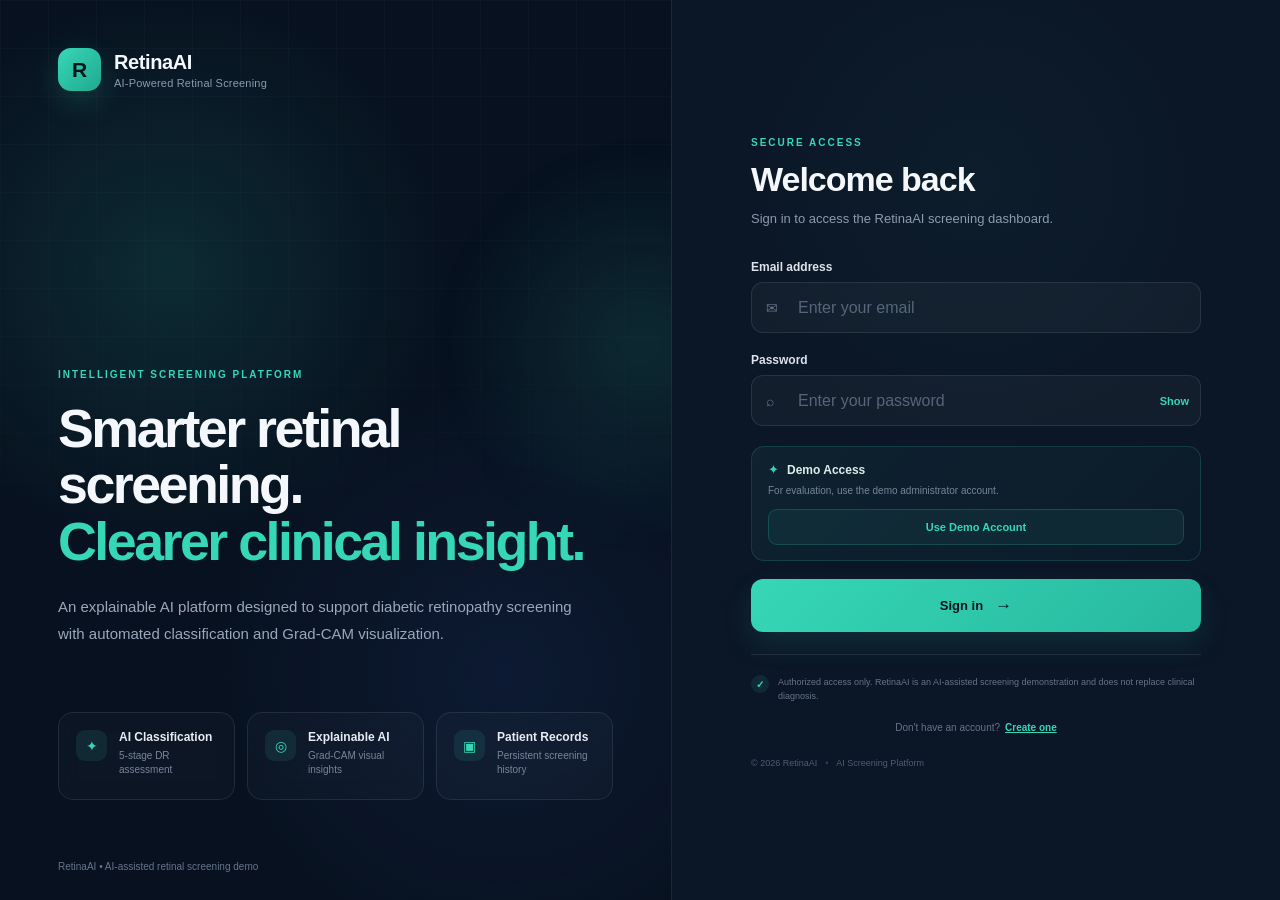
<file: fronted/reports.html>
<!DOCTYPE html>
<html lang="en">

<head>
    <meta charset="UTF-8">

    <meta
        name="viewport"
        content="width=device-width, initial-scale=1.0"
    >

    <title>Reports | RetinaAI</title>

    <link
        rel="stylesheet"
        href="dashboard.css"
    >

    <link
        rel="stylesheet"
        href="reports.css"
    >
</head>

<body>

    <!-- Mobile Overlay -->
    <div
        id="sidebarOverlay"
        class="sidebar-overlay"
    ></div>


    <!-- Sidebar -->
    <aside
        id="sidebar"
        class="sidebar"
    >

        <div class="sidebar-brand">

            <div class="brand-mark">
                R
            </div>

            <div class="brand-text">

                <strong>
                    RetinaAI
                </strong>

                <span>
                    Clinical Intelligence
                </span>

            </div>

        </div>


        <nav class="sidebar-nav">

            <a
                href="dashboard.html"
                class="nav-item"
            >
                <span class="nav-icon">⌂</span>
                <span>Dashboard</span>
            </a>


            <a
                href="patients.html"
                class="nav-item"
            >
                <span class="nav-icon">♙</span>
                <span>Patients</span>
            </a>


            <a
                href="index.html"
                class="nav-item"
            >
                <span class="nav-icon">＋</span>
                <span>New Scan</span>
            </a>


            <a
                href="reports.html"
                class="nav-item active"
            >
                <span class="nav-icon">▤</span>
                <span>Reports</span>
            </a>


            <a
                href="analytics.html"
                class="nav-item"
            >
                <span class="nav-icon">◒</span>
                <span>Analytics</span>
            </a>


            <a
                href="settings.html"
                class="nav-item"
            >
                <span class="nav-icon">⚙</span>
                <span>Settings</span>
            </a>

        </nav>


        <div class="sidebar-bottom">

            <div class="ai-status">

                <span class="status-dot"></span>

                <div>
                    <strong>
                        AI System Online
                    </strong>

                    <small>
                        EfficientNet-B0
                    </small>
                </div>

            </div>


            <button
                id="logoutButton"
                class="logout-button"
                type="button"
            >
                <span>↪</span>
                Logout
            </button>

        </div>

    </aside>


    <!-- Main -->
    <main class="main-content">

        <!-- Topbar -->
        <header class="topbar">

            <button
                id="mobileMenuButton"
                class="mobile-menu-button"
                type="button"
                aria-label="Open menu"
            >
                ☰
            </button>


            <div class="topbar-title">

                <span class="topbar-eyebrow">
                    RETINAAI / CLINICAL RECORDS
                </span>

                <h1>
                    Screening Reports
                </h1>

            </div>


            <div class="topbar-actions">

                <div
                    id="profileButton"
                    class="profile-button"
                >

                    <div
                        id="profileAvatar"
                        class="profile-avatar"
                    >
                        A
                    </div>

                    <div class="profile-info">

                        <strong id="profileName">
                            Admin
                        </strong>

                        <span>
                            Administrator
                        </span>

                    </div>

                </div>

            </div>

        </header>


        <!-- Page -->
        <section class="reports-page">

            <!-- Header -->
            <div class="reports-header">

                <div>

                    <span class="eyebrow">
                        SCREENING HISTORY
                    </span>

                    <h2>
                        All Reports
                    </h2>

                    <p>
                        Review and access previously completed
                        diabetic retinopathy screenings.
                    </p>

                </div>


                <button
                    id="newScreeningButton"
                    class="primary-button"
                    type="button"
                >
                    <span>＋</span>
                    New Screening
                </button>

            </div>


            <!-- Stats -->
            <div class="report-stats">

                <div class="report-stat-card">

                    <div class="report-stat-icon">
                        ▤
                    </div>

                    <div>

                        <span>
                            TOTAL REPORTS
                        </span>

                        <strong id="totalReports">
                            —
                        </strong>

                    </div>

                </div>


                <div class="report-stat-card">

                    <div class="report-stat-icon">
                        ◉
                    </div>

                    <div>

                        <span>
                            REFERABLE
                        </span>

                        <strong id="referableReports">
                            —
                        </strong>

                    </div>

                </div>


                <div class="report-stat-card">

                    <div class="report-stat-icon">
                        ✓
                    </div>

                    <div>

                        <span>
                            NON-REFERABLE
                        </span>

                        <strong id="nonReferableReports">
                            —
                        </strong>

                    </div>

                </div>


                <div class="report-stat-card">

                    <div class="report-stat-icon">
                        %
                    </div>

                    <div>

                        <span>
                            AVG. CONFIDENCE
                        </span>

                        <strong id="averageConfidence">
                            —
                        </strong>

                    </div>

                </div>

            </div>


            <!-- Reports Panel -->
            <section class="reports-panel">

                <div class="reports-panel-header">

                    <div>

                        <span class="eyebrow">
                            CLINICAL RECORDS
                        </span>

                        <h3>
                            Screening Reports
                        </h3>

                    </div>


                    <div class="reports-tools">

                        <div class="search-box">

                            <span>
                                ⌕
                            </span>

                            <input
                                id="reportSearch"
                                type="search"
                                placeholder="Search patient or report..."
                                autocomplete="off"
                            >

                        </div>

                    </div>

                </div>


                <!-- Loading -->
                <div
                    id="reportsLoading"
                    class="reports-state"
                >

                    <div class="loader"></div>

                    <h3>
                        Loading reports
                    </h3>

                    <p>
                        Retrieving screening records...
                    </p>

                </div>


                <!-- Error -->
                <div
                    id="reportsError"
                    class="reports-state error-state"
                    style="display: none;"
                >

                    <div class="state-icon">
                        !
                    </div>

                    <h3>
                        Unable to load reports
                    </h3>

                    <p id="reportsErrorMessage">
                        Something went wrong while loading
                        screening records.
                    </p>

                    <button
                        id="retryReportsButton"
                        class="secondary-button"
                        type="button"
                    >
                        Try Again
                    </button>

                </div>


                <!-- Empty -->
                <div
                    id="reportsEmpty"
                    class="reports-state"
                    style="display: none;"
                >

                    <div class="state-icon">
                        ▤
                    </div>

                    <h3>
                        No screening reports yet
                    </h3>

                    <p>
                        Completed screenings will appear
                        here automatically.
                    </p>

                    <button
                        id="emptyNewScreeningButton"
                        class="secondary-button"
                        type="button"
                    >
                        Start New Screening
                    </button>

                </div>


                <!-- Table -->
                <div
                    id="reportsTableContainer"
                    class="reports-table-container"
                    style="display: none;"
                >

                    <table class="reports-table">

                        <thead>

                            <tr>

                                <th>
                                    Patient
                                </th>

                                <th>
                                    Screening Date
                                </th>

                                <th>
                                    Diagnosis
                                </th>

                                <th>
                                    Grade
                                </th>

                                <th>
                                    Confidence
                                </th>

                                <th>
                                    Status
                                </th>

                                <th>
                                    Action
                                </th>

                            </tr>

                        </thead>


                        <tbody id="reportsTableBody">
                            <!-- JavaScript -->
                        </tbody>

                    </table>

                </div>


                <!-- Mobile Cards -->
                <div
                    id="reportsMobileList"
                    class="reports-mobile-list"
                    style="display: none;"
                >
                    <!-- JavaScript -->
                </div>


                <!-- Filter Empty -->
                <div
                    id="filterEmpty"
                    class="filter-empty"
                    style="display: none;"
                >

                    <div class="state-icon">
                        ⌕
                    </div>

                    <h3>
                        No matching reports
                    </h3>

                    <p>
                        Try a different patient name,
                        ID, or diagnosis.
                    </p>

                </div>

            </section>


            <!-- Clinical Note -->
            <section class="clinical-note">

                <div class="clinical-note-icon">
                    i
                </div>

                <div>

                    <strong>
                        Clinical information
                    </strong>

                    <p>
                        RetinaAI screening results are intended
                        to support clinical review and do not
                        replace examination or diagnosis by
                        a qualified healthcare professional.
                    </p>

                </div>

            </section>

        </section>


        <!-- Footer -->
        <footer class="dashboard-footer">

            <span>
                RetinaAI Clinical Intelligence Platform
            </span>

            <span>
                AI-assisted diabetic retinopathy screening
            </span>

        </footer>

    </main>


    <script src="reports.js"></script>

</body>

</html>
</file>
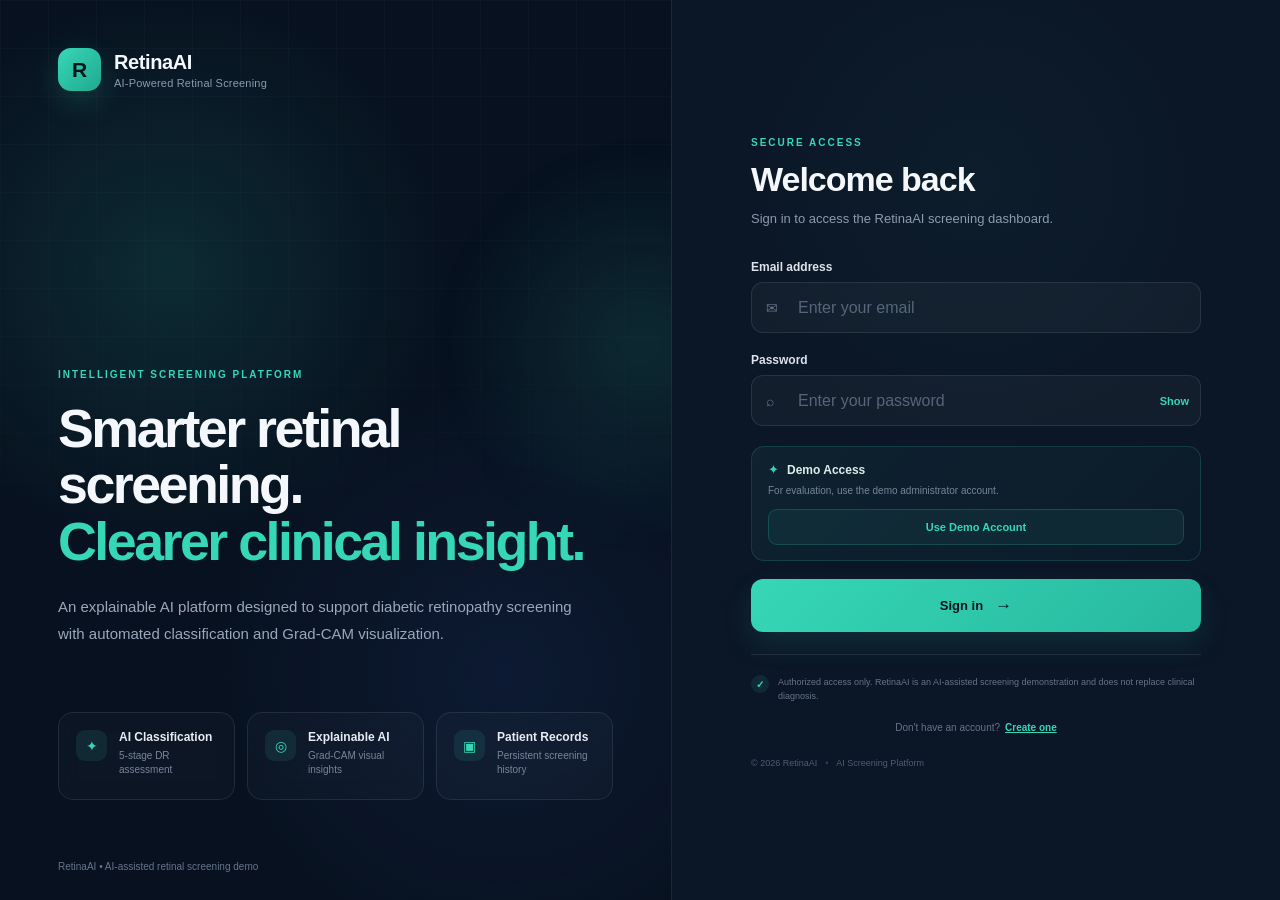
<file: fronted/screening-report.html>
<!DOCTYPE html>
<html lang="en">

<head>
    <meta charset="UTF-8">

    <meta
        name="viewport"
        content="width=device-width, initial-scale=1.0"
    >

    <title>Screening Report | RetinaAI</title>

    <link
        rel="stylesheet"
        href="screening-report.css"
    >
</head>

<body>

    <!-- SIDEBAR -->

    <aside class="sidebar" id="sidebar">

        <div class="brand">

            <div class="brand-mark">
                R
            </div>

            <div>
                <strong>RetinaAI</strong>
                <span>Clinical Intelligence</span>
            </div>

        </div>

        <nav class="sidebar-nav">

            <a href="dashboard.html">
                <span>⌂</span>
                Dashboard
            </a>

            <a href="patients.html">
                <span>♙</span>
                Patients
            </a>

            <a href="index.html">
                <span>✦</span>
                New Scan
            </a>

            <a href="reports.html" class="active">
                <span>▣</span>
                Reports
            </a>

            <a href="analytics.html" id="analyticsNav">
                <span>◫</span>
                Analytics
            </a>

            <a href="settings.html" id="settingsNav">
                <span>⚙</span>
                Settings
            </a>

        </nav>

        <div class="sidebar-bottom">

            <div class="ai-status">

                <span class="status-dot"></span>

                <div>
                    <strong>AI Engine</strong>
                    <small>Operational</small>
                </div>

            </div>

            <button
                type="button"
                id="logoutButton"
                class="logout-button"
            >
                Sign out
            </button>

        </div>

    </aside>


    <!-- MAIN -->

    <main class="main-content">

        <!-- TOPBAR -->

        <header class="topbar">

            <button
                type="button"
                id="menuButton"
                class="menu-button"
            >
                ☰
            </button>

            <div class="breadcrumb">

                <a href="patients.html">
                    Patients
                </a>

                <span>/</span>

                <a id="patientBreadcrumb">
                    Patient
                </a>

                <span>/</span>

                <strong>
                    Screening Report
                </strong>

            </div>

            <div class="topbar-right">

                <button
                    type="button"
                    id="profileButton"
                    class="profile-button"
                >
                    <span class="profile-avatar">
                        A
                    </span>

                    <span id="adminName">
                        Admin
                    </span>
                </button>

            </div>

        </header>


        <!-- LOADING -->

        <section
            id="pageLoading"
            class="state-screen"
        >

            <div class="loader"></div>

            <h2>
                Loading report
            </h2>

            <p>
                Retrieving screening information...
            </p>

        </section>


        <!-- ERROR -->

        <section
            id="pageError"
            class="state-screen"
            style="display:none;"
        >

            <div class="state-icon">
                !
            </div>

            <h2>
                Unable to load report
            </h2>

            <p id="errorMessage">
                Something went wrong.
            </p>

            <button
                type="button"
                id="backToPatientButton"
                class="primary-button"
            >
                Back to Patient
            </button>

        </section>


        <!-- REPORT -->

        <div
            id="reportContent"
            class="report-content"
            style="display:none;"
        >

            <!-- REPORT HEADER -->

            <section class="report-header">

                <div>

                    <span class="eyebrow">
                        RETINAAI SCREENING REPORT
                    </span>

                    <h1>
                        Diabetic Retinopathy Assessment
                    </h1>

                    <p>
                        AI-assisted retinal screening
                        and explainability report.
                    </p>

                </div>

                <div class="report-actions">

                    <button
                        type="button"
                        id="printButton"
                        class="secondary-button"
                    >
                        Print Report
                    </button>

                    <button
                        type="button"
                        id="newScanButton"
                        class="primary-button"
                    >
                        New Screening
                    </button>

                </div>

            </section>


            <!-- PATIENT CARD -->

            <section class="panel patient-card">

                <div class="panel-header">

                    <div>

                        <span class="eyebrow">
                            PATIENT
                        </span>

                        <h2 id="patientName">
                            Patient
                        </h2>

                    </div>

                    <span
                        id="patientId"
                        class="patient-id"
                    >
                        —
                    </span>

                </div>

                <div class="patient-grid">

                    <div class="info-item">

                        <span>
                            Age
                        </span>

                        <strong id="patientAge">
                            —
                        </strong>

                    </div>

                    <div class="info-item">

                        <span>
                            Gender
                        </span>

                        <strong id="patientGender">
                            —
                        </strong>

                    </div>

                    <div class="info-item">

                        <span>
                            Phone
                        </span>

                        <strong id="patientPhone">
                            —
                        </strong>

                    </div>

                    <div class="info-item">

                        <span>
                            Screening Date
                        </span>

                        <strong id="screeningDate">
                            —
                        </strong>

                    </div>

                </div>

            </section>


            <!-- RESULT -->

            <section class="result-grid">

                <div class="panel result-card">

                    <div class="panel-header">

                        <div>

                            <span class="eyebrow">
                                AI ASSESSMENT
                            </span>

                            <h2>
                                Screening Result
                            </h2>

                        </div>

                        <span
                            id="resultBadge"
                            class="result-badge"
                        >
                            —
                        </span>

                    </div>

                    <div class="diagnosis-box">

                        <span>
                            Predicted Condition
                        </span>

                        <strong id="diagnosis">
                            —
                        </strong>

                    </div>

                    <div class="metrics">

                        <div class="metric">

                            <span>
                                DR Grade
                            </span>

                            <strong id="grade">
                                —
                            </strong>

                        </div>

                        <div class="metric">

                            <span>
                                AI Confidence
                            </span>

                            <strong id="confidence">
                                —
                            </strong>

                        </div>

                        <div class="metric">

                            <span>
                                Referable Probability
                            </span>

                            <strong id="referableProbability">
                                —
                            </strong>

                        </div>

                    </div>

                    <div class="referral-box">

                        <div class="referral-icon">
                            !
                        </div>

                        <div>

                            <strong id="referralTitle">
                                —
                            </strong>

                            <p id="referralText">
                                —
                            </p>

                        </div>

                    </div>

                </div>


                <!-- GRADE GUIDE -->

                <div class="panel grade-guide">

                    <div class="panel-header">

                        <div>

                            <span class="eyebrow">
                                REFERENCE
                            </span>

                            <h2>
                                DR Severity Scale
                            </h2>

                        </div>

                    </div>

                    <div class="grade-list">

                        <div class="grade-row">

                            <span>0</span>

                            <div>
                                <strong>
                                    No DR
                                </strong>

                                <small>
                                    No visible diabetic retinopathy
                                </small>
                            </div>

                        </div>

                        <div class="grade-row">

                            <span>1</span>

                            <div>
                                <strong>
                                    Mild NPDR
                                </strong>

                                <small>
                                    Mild non-proliferative changes
                                </small>
                            </div>

                        </div>

                        <div class="grade-row">

                            <span>2</span>

                            <div>
                                <strong>
                                    Moderate NPDR
                                </strong>

                                <small>
                                    Moderate retinopathy changes
                                </small>
                            </div>

                        </div>

                        <div class="grade-row">

                            <span>3</span>

                            <div>
                                <strong>
                                    Severe NPDR
                                </strong>

                                <small>
                                    Advanced non-proliferative changes
                                </small>
                            </div>

                        </div>

                        <div class="grade-row">

                            <span>4</span>

                            <div>
                                <strong>
                                    Proliferative DR
                                </strong>

                                <small>
                                    Proliferative retinopathy
                                </small>
                            </div>

                        </div>

                    </div>

                </div>

            </section>


            <!-- EXPLAINABILITY -->

            <section class="panel explainability-panel">

                <div class="panel-header">

                    <div>

                        <span class="eyebrow">
                            MODEL EXPLAINABILITY
                        </span>

                        <h2>
                            Grad-CAM Explanation
                        </h2>

                        <p>
                            Visualization of image regions
                            that contributed relatively more
                            to the model prediction.
                        </p>

                    </div>

                    <span class="explanation-badge">
                        ✦ GRAD-CAM
                    </span>

                </div>

                <div class="explanation-grid">

                    <div class="image-panel">

                        <div class="image-title">

                            <strong>
                                ORIGINAL
                            </strong>

                            <span>
                                Input retinal image
                            </span>

                        </div>

                        <div class="image-container">

                            <img
                                id="originalImage"
                                alt="Original retinal image"
                            >

                            <div
                                id="originalImageEmpty"
                                class="image-empty"
                            >
                                Original image unavailable
                            </div>

                        </div>

                    </div>


                    <div class="image-panel">

                        <div class="image-title">

                            <strong>
                                AI HEATMAP
                            </strong>

                            <span>
                                Grad-CAM visualization
                            </span>

                        </div>

                        <div class="image-container">

                            <img
                                id="gradcamImage"
                                alt="Grad-CAM heatmap"
                            >

                            <div
                                id="gradcamImageEmpty"
                                class="image-empty"
                            >
                                Heatmap unavailable
                            </div>

                        </div>

                    </div>

                </div>

                <div class="explanation-note">

                    <span>
                        ⓘ
                    </span>

                    <p>
                        Brighter regions indicate areas that
                        contributed relatively more to the
                        model's prediction. This visualization
                        is an AI explanation and does not
                        represent a clinical diagnosis.
                    </p>

                </div>

            </section>


            <!-- REPORT FOOTER -->

            <section class="report-note">

                <div class="note-icon">
                    ✓
                </div>

                <div>

                    <strong>
                        AI-assisted screening
                    </strong>

                    <p>
                        This report is generated by RetinaAI
                        for screening and decision-support
                        purposes. Results should be reviewed
                        by a qualified healthcare professional
                        before clinical decisions are made.
                    </p>

                </div>

            </section>

        </div>

    </main>


    <script src="screening-report.js"></script>

</body>

</html>
</file>
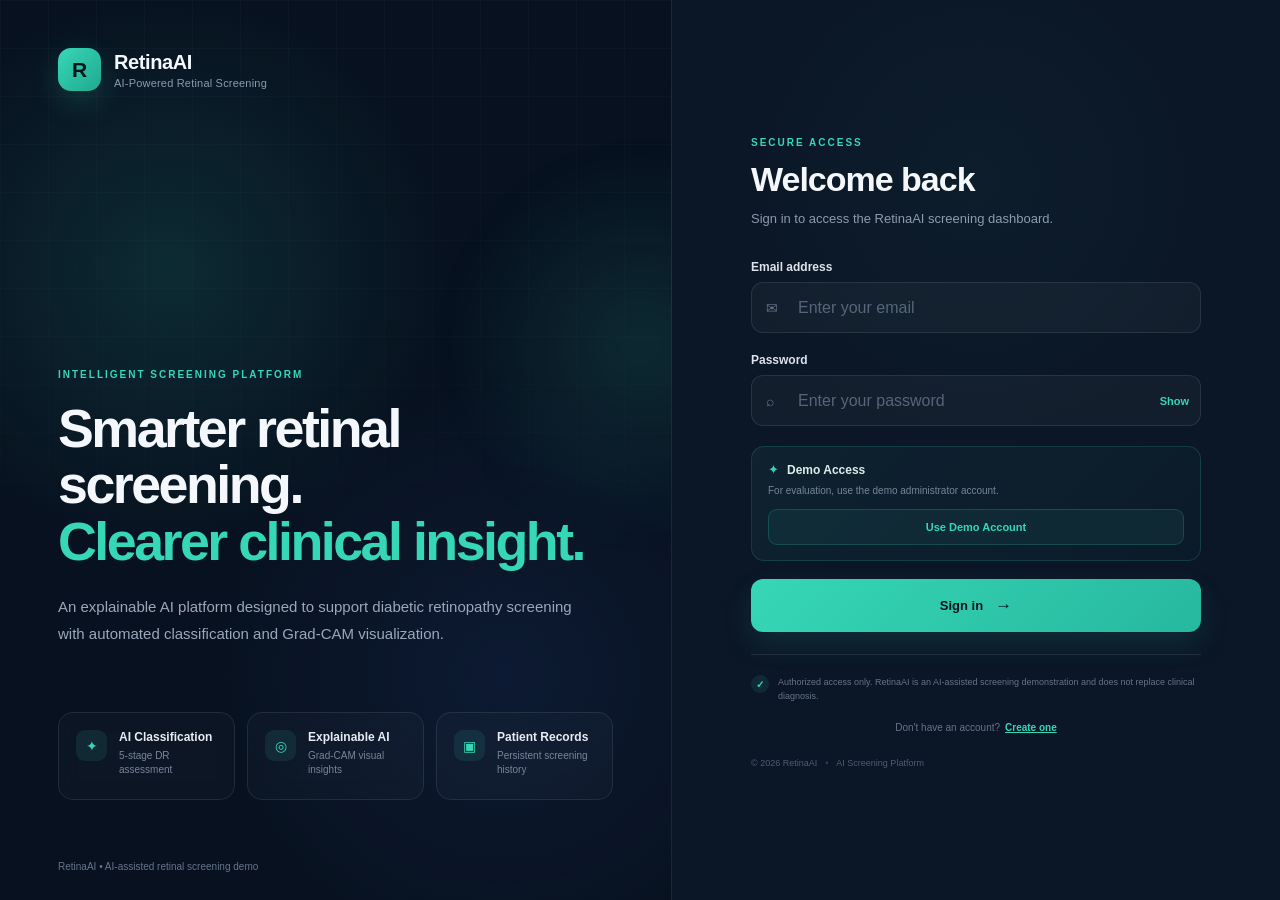
<file: fronted/settings.html>
<!DOCTYPE html>
<html lang="en">
<head>
    <meta charset="UTF-8">
    <meta name="viewport" content="width=device-width, initial-scale=1.0">
    <title>Settings | RetinaAI</title>
    <link rel="stylesheet" href="settings.css">
</head>
<body>
    <aside class="sidebar">
        <div class="brand"><div class="brand-mark">R</div><div><strong>RetinaAI</strong><small>Clinical Intelligence</small></div></div>
        <nav class="navigation">
            <a href="dashboard.html">⌂ <span>Dashboard</span></a>
            <a href="patients.html">♙ <span>Patients</span></a>
            <a href="index.html">＋ <span>New Screening</span></a>
            <a href="reports.html">▤ <span>Reports</span></a>
            <a href="analytics.html">◒ <span>Analytics</span></a>
            <a class="active" href="settings.html">⚙ <span>Settings</span></a>
        </nav>
        <button id="logoutButton" class="logout">Logout</button>
    </aside>
    <main class="main">
        <header class="topbar"><a class="menu" href="dashboard.html">← Dashboard</a><span>RetinaAI / <strong>Settings</strong></span></header>
        <section class="content">
            <span class="eyebrow">SYSTEM CONFIGURATION</span>
            <h1>Settings</h1>
            <p class="intro">Manage your account preferences and screening workspace.</p>
            <div class="settings-grid">
                <section class="panel"><span class="eyebrow">ACCOUNT</span><h2>Profile</h2><label for="displayName">Display name</label><input id="displayName" type="text"><label for="email">Email address</label><input id="email" type="email" disabled><button id="saveButton" class="primary">Save changes</button><p id="saveMessage" class="message" role="status"></p></section>
                <section class="panel"><span class="eyebrow">WORKSPACE</span><h2>Screening preferences</h2><div class="preference"><div><strong>Local screening history</strong><small>Keep recent results in this browser.</small></div><input id="historyToggle" type="checkbox" checked></div><div class="preference"><div><strong>System status</strong><small>Backend connection used for AI analysis.</small></div><span class="online">Online</span></div></section>
            </div>
        </section>
    </main>
    <script src="settings.js"></script>
</body>
</html>
</file>
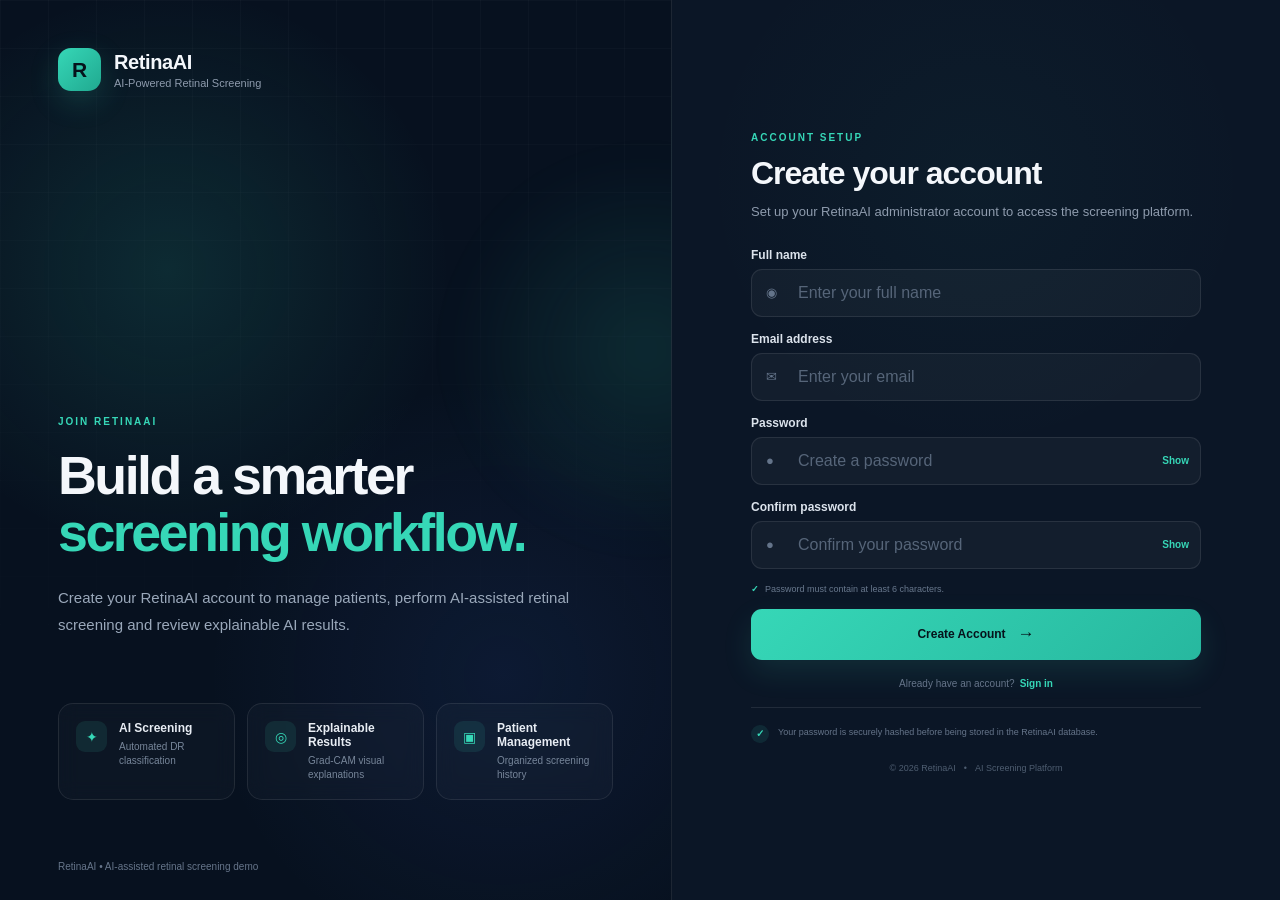
<file: fronted/signup.html>
<!DOCTYPE html>
<html lang="en">

<head>

    <meta charset="UTF-8">

    <meta
        name="viewport"
        content="width=device-width, initial-scale=1.0"
    >

    <title>RetinaAI — Create Account</title>

    <link rel="stylesheet" href="signup.css">

</head>


<body>

    <div class="signup-page">


        <!-- =========================================
             LEFT SIDE
             ========================================= -->

        <section class="signup-visual">

            <div class="visual-glow"></div>

            <div class="visual-content">


                <!-- BRAND -->

                <div class="brand">

                    <div class="brand-mark">
                        R
                    </div>

                    <div>

                        <h1>
                            RetinaAI
                        </h1>

                        <span>
                            AI-Powered Retinal Screening
                        </span>

                    </div>

                </div>


                <!-- MAIN CONTENT -->

                <div class="visual-main">

                    <span class="eyebrow">
                        JOIN RETINAAI
                    </span>

                    <h2>
                        Build a smarter
                        <br>
                        <span>screening workflow.</span>
                    </h2>

                    <p>
                        Create your RetinaAI account to manage
                        patients, perform AI-assisted retinal
                        screening and review explainable AI results.
                    </p>

                </div>


                <!-- FEATURES -->

                <div class="visual-features">

                    <div class="feature">

                        <div class="feature-icon">
                            ✦
                        </div>

                        <div>

                            <strong>
                                AI Screening
                            </strong>

                            <span>
                                Automated DR classification
                            </span>

                        </div>

                    </div>


                    <div class="feature">

                        <div class="feature-icon">
                            ◎
                        </div>

                        <div>

                            <strong>
                                Explainable Results
                            </strong>

                            <span>
                                Grad-CAM visual explanations
                            </span>

                        </div>

                    </div>


                    <div class="feature">

                        <div class="feature-icon">
                            ▣
                        </div>

                        <div>

                            <strong>
                                Patient Management
                            </strong>

                            <span>
                                Organized screening history
                            </span>

                        </div>

                    </div>

                </div>

            </div>


            <div class="visual-footer">

                RetinaAI • AI-assisted retinal screening demo

            </div>

        </section>



        <!-- =========================================
             RIGHT SIDE
             ========================================= -->

        <section class="signup-panel">


            <div class="signup-container">


                <!-- MOBILE BRAND -->

                <div class="mobile-brand">

                    <div class="brand-mark">
                        R
                    </div>

                    <div>

                        <h1>
                            RetinaAI
                        </h1>

                        <span>
                            AI-Powered Retinal Screening
                        </span>

                    </div>

                </div>


                <!-- HEADER -->

                <div class="signup-header">

                    <span class="eyebrow">
                        ACCOUNT SETUP
                    </span>

                    <h2>
                        Create your account
                    </h2>

                    <p>
                        Set up your RetinaAI administrator account
                        to access the screening platform.
                    </p>

                </div>


                <!-- FORM -->

                <form
                    id="signupForm"
                    class="signup-form"
                >


                    <!-- NAME -->

                    <div class="form-group">

                        <label for="name">
                            Full name
                        </label>

                        <div class="input-wrapper">

                            <span class="input-icon">
                                ◉
                            </span>

                            <input
                                type="text"
                                id="name"
                                name="name"
                                placeholder="Enter your full name"
                                autocomplete="name"
                                required
                            >

                        </div>

                    </div>


                    <!-- EMAIL -->

                    <div class="form-group">

                        <label for="email">
                            Email address
                        </label>

                        <div class="input-wrapper">

                            <span class="input-icon">
                                ✉
                            </span>

                            <input
                                type="email"
                                id="email"
                                name="email"
                                placeholder="Enter your email"
                                autocomplete="email"
                                required
                            >

                        </div>

                    </div>


                    <!-- PASSWORD -->

                    <div class="form-group">

                        <label for="password">
                            Password
                        </label>

                        <div class="input-wrapper">

                            <span class="input-icon">
                                ●
                            </span>

                            <input
                                type="password"
                                id="password"
                                name="password"
                                placeholder="Create a password"
                                autocomplete="new-password"
                                required
                            >

                            <button
                                type="button"
                                id="togglePassword"
                                class="password-toggle"
                            >
                                Show
                            </button>

                        </div>

                    </div>


                    <!-- CONFIRM PASSWORD -->

                    <div class="form-group">

                        <label for="confirmPassword">
                            Confirm password
                        </label>

                        <div class="input-wrapper">

                            <span class="input-icon">
                                ●
                            </span>

                            <input
                                type="password"
                                id="confirmPassword"
                                name="confirmPassword"
                                placeholder="Confirm your password"
                                autocomplete="new-password"
                                required
                            >

                            <button
                                type="button"
                                id="toggleConfirmPassword"
                                class="password-toggle"
                            >
                                Show
                            </button>

                        </div>

                    </div>


                    <!-- PASSWORD REQUIREMENT -->

                    <div class="password-hint">

                        <span>
                            ✓
                        </span>

                        Password must contain at least
                        6 characters.

                    </div>


                    <!-- ERROR -->

                    <div
                        id="signupError"
                        class="signup-error"
                        role="alert"
                    ></div>


                    <!-- SUCCESS -->

                    <div
                        id="signupSuccess"
                        class="signup-success"
                        role="status"
                    ></div>


                    <!-- CREATE ACCOUNT -->

                    <button
                        type="submit"
                        id="signupButton"
                        class="signup-button"
                    >

                        <span id="signupButtonText">
                            Create Account
                        </span>

                        <span class="button-arrow">
                            →
                        </span>

                    </button>


                </form>


                <!-- LOGIN LINK -->

                <div class="login-link">

                    <span>
                        Already have an account?
                    </span>

                    <a href="login.html">
                        Sign in
                    </a>

                </div>


                <!-- SECURITY -->

                <div class="security-note">

                    <span class="security-icon">
                        ✓
                    </span>

                    <p>
                        Your password is securely hashed before
                        being stored in the RetinaAI database.
                    </p>

                </div>


                <!-- FOOTER -->

                <div class="signup-footer">

                    <span>
                        © 2026 RetinaAI
                    </span>

                    <span>
                        •
                    </span>

                    <span>
                        AI Screening Platform
                    </span>

                </div>


            </div>

        </section>

    </div>


    <script src="signup.js"></script>

</body>

</html>
</file>
<file: fronted/dashboard.css>
* {
    margin: 0;
    padding: 0;
    box-sizing: border-box;
}

:root {
    --bg: #f5f7fb;
    --white: #ffffff;
    --sidebar: #111a31;
    --sidebar-soft: #192440;

    --text: #172033;
    --muted: #7d8799;
    --light-muted: #a0a9b8;

    --primary: #3157d5;
    --primary-dark: #2446b7;
    --blue-soft: #edf2ff;

    --border: #e7ebf2;

    --green: #26945a;
    --green-soft: #eaf8f0;

    --orange: #c77b20;
    --orange-soft: #fff5e6;

    --purple: #7257c7;
    --purple-soft: #f1edff;

    --shadow: 0 8px 30px rgba(26, 39, 70, 0.05);
}

html {
    scroll-behavior: smooth;
}

body {
    font-family:
        Inter,
        -apple-system,
        BlinkMacSystemFont,
        "Segoe UI",
        sans-serif;

    background: var(--bg);
    color: var(--text);

    min-height: 100vh;
}

button,
a {
    font: inherit;
}

button {
    cursor: pointer;
}

a {
    text-decoration: none;
    color: inherit;
}


/* =====================================================
   APP
===================================================== */

.app {
    min-height: 100vh;
    display: flex;
}


/* =====================================================
   SIDEBAR
===================================================== */

.sidebar {
    width: 250px;

    min-height: 100vh;

    position: fixed;
    left: 0;
    top: 0;
    bottom: 0;

    display: flex;
    flex-direction: column;

    padding: 25px 15px;

    background: var(--sidebar);

    color: white;

    z-index: 100;

    transition:
        transform 0.3s ease,
        width 0.3s ease;
}

.sidebar-brand {
    display: flex;
    align-items: center;

    gap: 12px;

    padding: 3px 10px 28px;
}

.brand-mark {
    width: 39px;
    height: 39px;

    display: flex;
    align-items: center;
    justify-content: center;

    border-radius: 11px;

    background:
        linear-gradient(
            135deg,
            #6682ed,
            #3157d5
        );

    box-shadow:
        0 8px 20px rgba(49, 87, 213, 0.3);

    font-size: 19px;
    font-weight: 800;
}

.sidebar-brand h2 {
    font-size: 17px;
    letter-spacing: -0.3px;
}

.sidebar-brand span {
    display: block;

    margin-top: 2px;

    color: rgba(255,255,255,0.4);

    font-size: 9px;

    letter-spacing: 0.7px;

    text-transform: uppercase;
}


/* =====================================================
   NAVIGATION
===================================================== */

.sidebar-nav {
    flex: 1;
}

.nav-section-title {
    padding: 13px 12px 9px;

    color: rgba(255,255,255,0.3);

    font-size: 9px;

    font-weight: 700;

    letter-spacing: 1.4px;
}

.nav-section-title.second {
    margin-top: 18px;
}

.nav-item {
    height: 45px;

    display: flex;
    align-items: center;

    gap: 12px;

    padding: 0 12px;

    margin-bottom: 4px;

    border-radius: 9px;

    color: rgba(255,255,255,0.52);

    font-size: 12px;

    transition:
        background 0.2s,
        color 0.2s,
        transform 0.2s;
}

.nav-item:hover {
    color: white;

    background: rgba(255,255,255,0.055);

    transform: translateX(2px);
}

.nav-item.active {
    color: white;

    background:
        linear-gradient(
            90deg,
            rgba(76, 106, 214, 0.35),
            rgba(76, 106, 214, 0.12)
        );

    box-shadow:
        inset 3px 0 0 #6480ed;
}

.nav-icon {
    width: 20px;

    display: flex;
    justify-content: center;

    font-size: 16px;

    opacity: 0.85;
}


/* =====================================================
   SIDEBAR BOTTOM
===================================================== */

.sidebar-bottom {
    padding-top: 15px;

    border-top:
        1px solid rgba(255,255,255,0.07);
}

.system-status {
    display: flex;
    align-items: center;

    gap: 10px;

    padding: 10px 12px 15px;
}

.status-dot {
    width: 7px;
    height: 7px;

    flex-shrink: 0;

    border-radius: 50%;

    background: #43c978;

    box-shadow:
        0 0 0 4px rgba(67,201,120,0.1);
}

.system-status strong {
    display: block;

    font-size: 11px;
}

.system-status small {
    display: block;

    margin-top: 2px;

    color: rgba(255,255,255,0.4);

    font-size: 9px;
}

.logout-button {
    width: 100%;

    height: 40px;

    display: flex;
    align-items: center;

    gap: 10px;

    padding: 0 12px;

    border: none;

    border-radius: 8px;

    background: transparent;

    color: rgba(255,255,255,0.45);

    font-size: 11px;

    text-align: left;

    transition:
        background 0.2s,
        color 0.2s;
}

.logout-button:hover {
    background: rgba(255,255,255,0.05);

    color: white;
}


/* =====================================================
   MAIN
===================================================== */

.main {
    width: calc(100% - 250px);

    margin-left: 250px;

    min-height: 100vh;
}


/* =====================================================
   TOPBAR
===================================================== */

.topbar {
    height: 74px;

    display: flex;
    align-items: center;

    justify-content: space-between;

    padding: 0 34px;

    background: rgba(255,255,255,0.9);

    border-bottom:
        1px solid var(--border);

    position: sticky;

    top: 0;

    z-index: 50;

    backdrop-filter: blur(12px);
}

.breadcrumb {
    display: flex;
    align-items: center;

    gap: 10px;

    color: #a1a9b7;

    font-size: 11px;
}

.breadcrumb strong {
    color: #d2d7e0;
}

.breadcrumb span:last-child {
    color: #505b6e;

    font-weight: 600;
}

.topbar-right {
    display: flex;
    align-items: center;

    gap: 22px;
}

.notification-button {
    position: relative;

    width: 35px;
    height: 35px;

    border: none;

    border-radius: 9px;

    background: #f6f7fa;

    color: #677287;

    font-size: 15px;
}

.notification-dot {
    position: absolute;

    width: 6px;
    height: 6px;

    right: 8px;
    top: 7px;

    border-radius: 50%;

    background: #e85d6b;

    border: 2px solid white;
}

.profile {
    display: flex;
    align-items: center;

    gap: 9px;

    cursor: pointer;
}

.profile-avatar {
    width: 35px;
    height: 35px;

    display: flex;
    align-items: center;
    justify-content: center;

    border-radius: 10px;

    background: var(--blue-soft);

    color: var(--primary);

    font-size: 12px;

    font-weight: 800;
}

.profile-info strong {
    display: block;

    font-size: 11px;
}

.profile-info span {
    display: block;

    margin-top: 2px;

    color: var(--muted);

    font-size: 9px;
}

.profile-arrow {
    margin-left: 2px;

    color: #9da5b3;

    font-size: 11px;
}

.menu-button {
    display: none;

    width: 38px;
    height: 38px;

    border: none;

    border-radius: 9px;

    background: #f5f6f9;

    color: #536076;
}


/* =====================================================
   CONTENT
===================================================== */

.content {
    max-width: 1500px;

    margin: 0 auto;

    padding: 40px 38px 25px;
}


/* =====================================================
   WELCOME
===================================================== */

.welcome-section {
    display: flex;
    align-items: flex-end;

    justify-content: space-between;

    gap: 30px;

    margin-bottom: 31px;
}

.eyebrow {
    display: inline-block;

    color: var(--primary);

    font-size: 9px;

    font-weight: 800;

    letter-spacing: 1.6px;
}

.welcome-section h1 {
    margin-top: 8px;

    font-size: 31px;

    letter-spacing: -1.2px;
}

.welcome-section h1 span {
    color: var(--primary);
}

.welcome-section p {
    max-width: 600px;

    margin-top: 9px;

    color: var(--muted);

    font-size: 12px;

    line-height: 1.7;
}

.primary-button {
    height: 44px;

    display: flex;
    align-items: center;

    gap: 9px;

    padding: 0 18px;

    flex-shrink: 0;

    border: none;

    border-radius: 9px;

    background:
        linear-gradient(
            135deg,
            var(--primary),
            var(--primary-dark)
        );

    color: white;

    font-size: 11px;

    font-weight: 700;

    box-shadow:
        0 9px 20px rgba(49,87,213,0.18);

    transition:
        transform 0.2s,
        box-shadow 0.2s;
}

.primary-button:hover {
    transform: translateY(-1px);

    box-shadow:
        0 12px 25px rgba(49,87,213,0.24);
}

.primary-button span {
    font-size: 17px;
}


/* =====================================================
   STATS
===================================================== */

.stats-grid {
    display: grid;

    grid-template-columns:
        repeat(4, minmax(0, 1fr));

    gap: 15px;

    margin-bottom: 18px;
}

.stat-card {
    padding: 19px;

    background: var(--white);

    border:
        1px solid var(--border);

    border-radius: 13px;

    box-shadow: var(--shadow);

    transition:
        transform 0.2s,
        box-shadow 0.2s;
}

.stat-card:hover {
    transform: translateY(-2px);

    box-shadow:
        0 13px 35px rgba(26,39,70,0.08);
}

.stat-top {
    display: flex;
    align-items: center;

    justify-content: space-between;
}

.stat-icon {
    width: 34px;
    height: 34px;

    display: flex;
    align-items: center;
    justify-content: center;

    border-radius: 9px;

    font-size: 15px;
}

.patients-icon {
    background: var(--blue-soft);
    color: var(--primary);
}

.scans-icon {
    background: var(--purple-soft);
    color: var(--purple);
}

.referral-icon {
    background: var(--orange-soft);
    color: var(--orange);
}

.accuracy-icon {
    background: var(--green-soft);
    color: var(--green);
}

.stat-label {
    color: #a0a8b6;

    font-size: 8px;

    font-weight: 800;

    letter-spacing: 1px;
}

.stat-value {
    margin-top: 14px;

    font-size: 27px;

    font-weight: 750;

    letter-spacing: -1px;
}

.status-value {
    color: var(--green);

    font-size: 21px;

    letter-spacing: 0;
}

.stat-bottom {
    display: flex;
    align-items: center;

    justify-content: space-between;

    margin-top: 8px;

    color: #a3abb9;

    font-size: 9px;
}

.stat-trend {
    font-weight: 600;
}

.stat-trend.positive {
    color: var(--green);
}

.stat-trend.warning {
    color: var(--orange);
}


/* =====================================================
   DASHBOARD GRID
===================================================== */

.dashboard-grid {
    display: grid;

    grid-template-columns:
        minmax(0, 1.55fr)
        minmax(300px, 0.75fr);

    gap: 18px;

    margin-bottom: 18px;
}

.dashboard-card {
    min-width: 0;

    background: white;

    border:
        1px solid var(--border);

    border-radius: 13px;

    box-shadow: var(--shadow);
}

.recent-card {
    overflow: hidden;
}

.card-header {
    display: flex;
    align-items: flex-start;

    justify-content: space-between;

    padding: 21px 21px 17px;
}

.card-eyebrow {
    display: block;

    margin-bottom: 5px;

    color: #a0a8b6;

    font-size: 8px;

    font-weight: 800;

    letter-spacing: 1.1px;
}

.card-header h2 {
    font-size: 16px;

    letter-spacing: -0.4px;
}

.text-button {
    border: none;

    background: transparent;

    color: var(--primary);

    font-size: 10px;

    font-weight: 700;
}


/* =====================================================
   TABLE
===================================================== */

.table-wrapper {
    width: 100%;

    overflow-x: auto;
}

table {
    width: 100%;

    border-collapse: collapse;

    min-width: 650px;
}

thead {
    background: #fafbfc;
}

th {
    padding: 11px 21px;

    color: #a1a9b7;

    font-size: 8px;

    font-weight: 800;

    letter-spacing: 0.8px;

    text-align: left;

    border-top:
        1px solid #f0f2f5;

    border-bottom:
        1px solid #f0f2f5;
}

td {
    padding: 13px 21px;

    color: #596477;

    font-size: 10px;

    border-bottom:
        1px solid #f1f3f6;
}

tbody tr:last-child td {
    border-bottom: none;
}

.empty-row td {
    padding: 0;
}

.empty-state {
    min-height: 205px;

    display: flex;
    flex-direction: column;
    align-items: center;
    justify-content: center;

    text-align: center;
}

.empty-icon {
    width: 42px;
    height: 42px;

    display: flex;
    align-items: center;
    justify-content: center;

    margin-bottom: 12px;

    border-radius: 12px;

    background: #f4f6fa;

    color: #aeb6c4;

    font-size: 22px;
}

.empty-state strong {
    color: #687387;

    font-size: 11px;
}

.empty-state span {
    max-width: 250px;

    margin-top: 5px;

    color: #a1a9b6;

    font-size: 9px;

    line-height: 1.5;
}


/* =====================================================
   QUICK ACTIONS
===================================================== */

.actions-card {
    padding-bottom: 9px;
}

.quick-actions {
    padding: 0 12px 12px;
}

.quick-action {
    width: 100%;

    min-height: 67px;

    display: flex;
    align-items: center;

    gap: 11px;

    padding: 9px;

    border: none;

    border-radius: 9px;

    background: transparent;

    text-align: left;

    transition:
        background 0.2s,
        transform 0.2s;
}

.quick-action:hover {
    background: #f8f9fc;

    transform: translateX(2px);
}

.quick-icon {
    width: 36px;
    height: 36px;

    flex-shrink: 0;

    display: flex;
    align-items: center;
    justify-content: center;

    border-radius: 10px;

    font-size: 15px;
}

.quick-icon.blue {
    color: var(--primary);
    background: var(--blue-soft);
}

.quick-icon.purple {
    color: var(--purple);
    background: var(--purple-soft);
}

.quick-icon.green {
    color: var(--green);
    background: var(--green-soft);
}

.quick-action div:nth-child(2) {
    flex: 1;
}

.quick-action strong {
    display: block;

    color: #465165;

    font-size: 10px;
}

.quick-action span {
    display: block;

    margin-top: 3px;

    color: #a1a9b7;

    font-size: 9px;
}

.quick-arrow {
    color: #a8b0bd;

    font-size: 14px !important;
}


/* =====================================================
   AI BANNER
===================================================== */

.ai-banner {
    position: relative;

    display: flex;
    align-items: center;

    gap: 17px;

    padding: 20px 23px;

    margin-bottom: 25px;

    overflow: hidden;

    border-radius: 13px;

    background:
        linear-gradient(
            110deg,
            #131d37,
            #1c294a
        );

    color: white;

    box-shadow:
        0 10px 30px rgba(17,26,49,0.12);
}

.ai-banner::after {
    content: "";

    position: absolute;

    width: 250px;
    height: 250px;

    right: -100px;
    top: -140px;

    border:
        1px solid rgba(255,255,255,0.06);

    border-radius: 50%;
}

.ai-banner-icon {
    width: 42px;
    height: 42px;

    flex-shrink: 0;

    display: flex;
    align-items: center;
    justify-content: center;

    border-radius: 12px;

    background:
        rgba(101,128,237,0.15);

    border:
        1px solid rgba(117,141,235,0.2);

    color: #8ca2ff;

    font-size: 18px;
}

.ai-banner-content {
    flex: 1;
}

.ai-banner-content > span {
    color: #8398e8;

    font-size: 8px;

    font-weight: 800;

    letter-spacing: 1.2px;
}

.ai-banner-content h3 {
    margin-top: 5px;

    font-size: 14px;

    letter-spacing: -0.2px;
}

.ai-banner-content p {
    max-width: 680px;

    margin-top: 5px;

    color: rgba(255,255,255,0.47);

    font-size: 9px;

    line-height: 1.6;
}

.ai-banner-status {
    position: relative;
    z-index: 2;

    display: flex;
    align-items: center;

    gap: 7px;

    padding: 8px 11px;

    border-radius: 7px;

    background: rgba(255,255,255,0.05);

    color: rgba(255,255,255,0.55);

    font-size: 9px;

    white-space: nowrap;
}


/* =====================================================
   FOOTER
===================================================== */

.dashboard-footer {
    display: flex;
    align-items: center;

    justify-content: space-between;

    gap: 15px;

    padding: 0 2px;

    color: #a5adba;

    font-size: 8px;
}

.dashboard-footer span:first-child {
    color: #697487;

    font-weight: 700;
}


/* =====================================================
   RESPONSIVE — TABLET
===================================================== */

@media (max-width: 1100px) {

    .stats-grid {
        grid-template-columns:
            repeat(2, minmax(0, 1fr));
    }

    .dashboard-grid {
        grid-template-columns: 1fr;
    }

    .actions-card {
        max-width: none;
    }

    .login-visual {
        padding-left: 40px;
        padding-right: 40px;
    }
}


/* =====================================================
   RESPONSIVE — MOBILE
===================================================== */

@media (max-width: 800px) {

    .sidebar {
        transform: translateX(-100%);

        box-shadow:
            10px 0 35px rgba(0,0,0,0.15);
    }

    .sidebar.open {
        transform: translateX(0);
    }

    .main {
        width: 100%;

        margin-left: 0;
    }

    .topbar {
        padding: 0 18px;
    }

    .menu-button {
        display: block;
    }

    .breadcrumb {
        display: none;
    }

    .profile-info,
    .profile-arrow {
        display: none;
    }

    .topbar-right {
        gap: 10px;
    }

    .content {
        padding: 28px 18px 22px;
    }

    .welcome-section {
        align-items: flex-start;

        flex-direction: column;

        gap: 18px;
    }

    .welcome-section h1 {
        font-size: 27px;
    }

    .primary-button {
        width: 100%;

        justify-content: center;
    }

    .stats-grid {
        grid-template-columns:
            repeat(2, minmax(0, 1fr));

        gap: 10px;
    }

    .stat-card {
        padding: 15px;
    }

    .stat-value {
        font-size: 23px;
    }

    .stat-bottom {
        align-items: flex-start;

        flex-direction: column;

        gap: 4px;
    }

    .ai-banner {
        align-items: flex-start;

        flex-direction: column;
    }

    .ai-banner-status {
        align-self: flex-start;
    }

    .dashboard-footer {
        align-items: flex-start;

        flex-direction: column;

        gap: 6px;
    }
}


/* =====================================================
   SMALL MOBILE
===================================================== */

@media (max-width: 480px) {

    .content {
        padding-left: 13px;
        padding-right: 13px;
    }

    .topbar {
        height: 65px;

        padding: 0 13px;
    }

    .stats-grid {
        grid-template-columns: 1fr;
    }

    .stat-card {
        min-height: 130px;
    }

    .card-header {
        padding: 17px 16px 14px;
    }

    .quick-actions {
        padding-left: 7px;
        padding-right: 7px;
    }

    .ai-banner {
        padding: 17px;
    }

    .ai-banner-content h3 {
        line-height: 1.4;
    }
}

/* =====================================================
   DASHBOARD POLISH
===================================================== */

.welcome-section {
    position: relative;
    overflow: hidden;
    padding: 28px 30px;
    border: 1px solid #e3e8f2;
    border-radius: 18px;
    background: linear-gradient(120deg, #ffffff, #f2f6ff);
    box-shadow: 0 16px 38px rgba(26, 39, 70, .07);
}

.welcome-section::after {
    content: "";
    position: absolute;
    width: 190px;
    height: 190px;
    right: -70px;
    top: -95px;
    border: 1px solid rgba(49, 87, 213, .12);
    border-radius: 50%;
    pointer-events: none;
}

.welcome-section h1 {
    position: relative;
    z-index: 1;
}

.welcome-section p {
    max-width: 620px;
    line-height: 1.65;
}

.stat-card {
    border-color: #e2e8f1;
    box-shadow: 0 10px 26px rgba(26, 39, 70, .04);
    transition: transform .2s ease, box-shadow .2s ease, border-color .2s ease;
}

.stat-card:hover {
    transform: translateY(-3px);
    border-color: #cdd7ef;
    box-shadow: 0 16px 32px rgba(26, 39, 70, .09);
}

.content > section,
.dashboard-grid > section {
    animation: dashboard-rise .45s ease both;
}

.content > section:nth-child(2) { animation-delay: .05s; }
.content > section:nth-child(3) { animation-delay: .1s; }

@keyframes dashboard-rise {
    from { opacity: 0; transform: translateY(8px); }
    to { opacity: 1; transform: translateY(0); }
}

@media (max-width: 520px) {
    .welcome-section { padding: 22px 19px; }
    .stats-grid { grid-template-columns: 1fr; }
    .stat-card { min-height: 84px; }
}

@media (prefers-reduced-motion: reduce) {
    *, *::before, *::after {
        animation-duration: .01ms !important;
        transition-duration: .01ms !important;
    }
}
</file>
<file: fronted/login.css>
* {
    margin: 0;
    padding: 0;
    box-sizing: border-box;
}

:root {
    --bg: #07111f;
    --panel: #0b1626;
    --panel-soft: #101d30;
    --border: rgba(255, 255, 255, 0.09);
    --text: #f4f7fb;
    --muted: #8e9bad;
    --accent: #36d7b7;
    --accent-soft: rgba(54, 215, 183, 0.10);
    --danger: #ff6b6b;
}

body {
    min-height: 100vh;
    font-family:
        Inter,
        -apple-system,
        BlinkMacSystemFont,
        "Segoe UI",
        sans-serif;
    background: var(--bg);
    color: var(--text);
}

button,
input {
    font: inherit;
}

button {
    cursor: pointer;
}

.login-page {
    min-height: 100vh;
    display: grid;
    grid-template-columns: 1.05fr 0.95fr;
}


/* =========================================================
   LEFT VISUAL PANEL
   ========================================================= */

.login-visual {
    position: relative;
    min-height: 100vh;
    overflow: hidden;
    background:
        radial-gradient(
            circle at 25% 30%,
            rgba(54, 215, 183, 0.13),
            transparent 35%
        ),
        radial-gradient(
            circle at 75% 75%,
            rgba(65, 105, 225, 0.10),
            transparent 35%
        ),
        #07111f;
    border-right: 1px solid var(--border);
}

.login-visual::before {
    content: "";
    position: absolute;
    inset: 0;

    background-image:
        linear-gradient(
            rgba(255, 255, 255, 0.025) 1px,
            transparent 1px
        ),
        linear-gradient(
            90deg,
            rgba(255, 255, 255, 0.025) 1px,
            transparent 1px
        );

    background-size: 48px 48px;

    mask-image: linear-gradient(
        to bottom,
        black,
        transparent 90%
    );
}

.visual-overlay {
    position: absolute;
    width: 420px;
    height: 420px;

    right: -180px;
    top: 15%;

    border-radius: 50%;

    background:
        radial-gradient(
            circle,
            rgba(54, 215, 183, 0.13),
            transparent 65%
        );

    filter: blur(20px);
}

.visual-content {
    position: relative;
    z-index: 2;

    min-height: 100vh;

    padding: 48px 58px 100px;

    display: flex;
    flex-direction: column;
}


/* BRAND */

.brand,
.mobile-brand {
    display: flex;
    align-items: center;
    gap: 13px;
}

.brand-mark {
    width: 43px;
    height: 43px;

    display: flex;
    align-items: center;
    justify-content: center;

    border-radius: 13px;

    background:
        linear-gradient(
            135deg,
            #36d7b7,
            #20a990
        );

    color: #06131b;

    font-size: 21px;
    font-weight: 800;

    box-shadow:
        0 10px 30px rgba(54, 215, 183, 0.18);
}

.brand h1,
.mobile-brand h1 {
    font-size: 20px;
    line-height: 1.1;
    letter-spacing: -0.4px;
}

.brand span,
.mobile-brand span {
    display: block;

    margin-top: 4px;

    color: var(--muted);

    font-size: 11px;
    letter-spacing: 0.2px;
}


/* MAIN VISUAL */

.visual-main {
    max-width: 620px;
    margin-top: auto;
    margin-bottom: 65px;
}

.eyebrow {
    display: inline-block;

    color: var(--accent);

    font-size: 10px;
    font-weight: 800;

    letter-spacing: 2px;
}

.visual-main h2 {
    margin-top: 18px;

    font-size: clamp(38px, 4.2vw, 64px);

    line-height: 1.05;

    letter-spacing: -2.5px;

    font-weight: 700;
}

.visual-main h2 span {
    color: var(--accent);
}

.visual-main p {
    max-width: 540px;

    margin-top: 24px;

    color: #9aa8ba;

    font-size: 15px;
    line-height: 1.8;
}


/* FEATURES */

.visual-features {
    display: grid;
    grid-template-columns: repeat(3, 1fr);

    gap: 12px;

    max-width: 650px;
}

.feature-item {
    min-height: 88px;

    padding: 17px;

    display: flex;
    align-items: flex-start;

    gap: 12px;

    border: 1px solid var(--border);

    border-radius: 15px;

    background:
        rgba(255, 255, 255, 0.025);

    backdrop-filter: blur(10px);
}

.feature-icon {
    width: 31px;
    height: 31px;

    flex-shrink: 0;

    display: flex;
    align-items: center;
    justify-content: center;

    border-radius: 9px;

    color: var(--accent);

    background: var(--accent-soft);

    font-size: 14px;
}

.feature-item strong {
    display: block;

    color: #e8edf4;

    font-size: 12px;
    font-weight: 700;
}

.feature-item span {
    display: block;

    margin-top: 5px;

    color: #77869a;

    font-size: 10px;
    line-height: 1.4;
}


/* VISUAL FOOTER */

.visual-footer {
    position: absolute;
    z-index: 3;

    left: 58px;
    bottom: 28px;

    color: #66758a;

    font-size: 10px;
}


/* =========================================================
   RIGHT LOGIN PANEL
   ========================================================= */

.login-panel {
    min-height: 100vh;

    display: flex;
    align-items: center;
    justify-content: center;

    padding: 45px;

    background:
        radial-gradient(
            circle at 50% 20%,
            rgba(54, 215, 183, 0.035),
            transparent 35%
        ),
        var(--panel);
}

.login-container {
    width: 100%;
    max-width: 450px;
}


/* MOBILE BRAND */

.mobile-brand {
    display: none;

    margin-bottom: 42px;
}


/* LOGIN HEADER */

.login-header {
    margin-bottom: 30px;
}

.login-header h2 {
    margin-top: 10px;

    font-size: 34px;
    line-height: 1.15;

    letter-spacing: -1px;
}

.login-header p {
    margin-top: 10px;

    color: var(--muted);

    font-size: 13px;
    line-height: 1.6;
}


/* =========================================================
   FORM
   ========================================================= */

.login-form {
    width: 100%;
}

.form-group {
    margin-bottom: 20px;
}

.form-group label {
    display: block;

    margin-bottom: 8px;

    color: #dce3ec;

    font-size: 12px;
    font-weight: 600;
}

.input-wrapper {
    position: relative;

    display: flex;
    align-items: center;
}

.input-icon {
    position: absolute;
    left: 15px;

    color: #64748a;

    font-size: 14px;

    pointer-events: none;
}

.input-wrapper input {
    width: 100%;
    height: 51px;

    padding: 0 46px;

    border: 1px solid var(--border);

    border-radius: 12px;

    outline: none;

    color: var(--text);

    background:
        rgba(255, 255, 255, 0.035);

    transition:
        border-color 0.2s ease,
        box-shadow 0.2s ease,
        background 0.2s ease;
}

.input-wrapper input::placeholder {
    color: #566579;
}

.input-wrapper input:focus {
    border-color: rgba(54, 215, 183, 0.55);

    background:
        rgba(54, 215, 183, 0.025);

    box-shadow:
        0 0 0 4px rgba(54, 215, 183, 0.07);
}


/* PASSWORD TOGGLE */

.password-toggle {
    position: absolute;

    right: 12px;

    border: 0;

    background: transparent;

    color: var(--accent);

    font-size: 11px;
    font-weight: 700;
}

.password-toggle:hover {
    color: #72ead4;
}


/* =========================================================
   DEMO ACCESS
   ========================================================= */

.demo-access {
    margin-top: 4px;
    margin-bottom: 18px;

    padding: 15px 16px;

    border: 1px solid rgba(54, 215, 183, 0.17);

    border-radius: 13px;

    background:
        linear-gradient(
            135deg,
            rgba(54, 215, 183, 0.065),
            rgba(54, 215, 183, 0.025)
        );
}

.demo-access-title {
    display: flex;
    align-items: center;

    gap: 8px;

    color: #dceeea;

    font-size: 12px;
}

.demo-access-title span {
    color: var(--accent);

    font-size: 13px;
}

.demo-access p {
    margin-top: 6px;

    color: #75869a;

    font-size: 10px;

    line-height: 1.5;
}

.demo-account-button {
    width: 100%;

    height: 36px;

    margin-top: 11px;

    border: 1px solid rgba(54, 215, 183, 0.2);

    border-radius: 9px;

    color: var(--accent);

    background:
        rgba(54, 215, 183, 0.07);

    font-size: 11px;
    font-weight: 700;

    transition:
        background 0.2s ease,
        border-color 0.2s ease,
        transform 0.2s ease;
}

.demo-account-button:hover {
    background:
        rgba(54, 215, 183, 0.13);

    border-color:
        rgba(54, 215, 183, 0.38);

    transform: translateY(-1px);
}

.demo-account-button:active {
    transform: translateY(0);
}


/* =========================================================
   ERROR
   ========================================================= */

.login-error {
    display: none;

    margin-bottom: 15px;

    padding: 11px 13px;

    border: 1px solid rgba(255, 107, 107, 0.2);

    border-radius: 10px;

    color: #ff9a9a;

    background:
        rgba(255, 107, 107, 0.06);

    font-size: 11px;

    line-height: 1.5;
}

.login-error.show {
    display: block;
}


/* =========================================================
   SIGN IN BUTTON
   ========================================================= */

.login-button {
    width: 100%;
    height: 53px;

    display: flex;
    align-items: center;
    justify-content: center;

    gap: 12px;

    border: 0;
    border-radius: 12px;

    color: #06131b;

    background:
        linear-gradient(
            135deg,
            #36d7b7,
            #27b89f
        );

    font-size: 13px;
    font-weight: 800;

    box-shadow:
        0 12px 30px rgba(54, 215, 183, 0.12);

    transition:
        transform 0.2s ease,
        box-shadow 0.2s ease,
        opacity 0.2s ease;
}

.login-button:hover {
    transform: translateY(-1px);

    box-shadow:
        0 15px 35px rgba(54, 215, 183, 0.19);
}

.login-button:active {
    transform: translateY(0);
}

.login-button:disabled {
    cursor: not-allowed;

    opacity: 0.65;

    transform: none;
}

.button-arrow {
    font-size: 17px;

    transition: transform 0.2s ease;
}

.login-button:hover .button-arrow {
    transform: translateX(3px);
}


/* =========================================================
   SECURITY NOTE
   ========================================================= */

.security-note {
    display: flex;
    align-items: flex-start;

    gap: 9px;

    margin-top: 22px;

    padding-top: 20px;

    border-top: 1px solid var(--border);
}

.security-icon {
    width: 18px;
    height: 18px;

    flex-shrink: 0;

    display: flex;
    align-items: center;
    justify-content: center;

    border-radius: 50%;

    color: var(--accent);

    background: var(--accent-soft);

    font-size: 10px;
    font-weight: 800;
}

.security-note p {
    color: #657489;

    font-size: 9px;

    line-height: 1.6;
}


/* =========================================================
   FOOTER
   ========================================================= */

.login-footer {
    display: flex;
    align-items: center;

    gap: 8px;

    margin-top: 25px;

    color: #4e5d70;

    font-size: 9px;
}

.footer-dot {
    color: #354254;
}


/* =========================================================
   RESPONSIVE
   ========================================================= */

@media (max-width: 1050px) {

    .login-page {
        grid-template-columns: 0.9fr 1.1fr;
    }

    .visual-content {
        padding-left: 38px;
        padding-right: 38px;
    }

    .visual-main h2 {
        font-size: 44px;
    }

    .visual-features {
        grid-template-columns: 1fr;
        max-width: 320px;
    }

    .feature-item {
        min-height: auto;
    }

    .visual-footer {
        left: 38px;
    }
}


@media (max-width: 800px) {

    .login-page {
        display: block;
    }

    .login-visual {
        display: none;
    }

    .login-panel {
        min-height: 100vh;

        padding:
            35px
            24px;
    }

    .login-container {
        max-width: 500px;
    }

    .mobile-brand {
        display: flex;
    }
}


@media (max-width: 480px) {

    .login-panel {
        padding:
            28px
            18px;
    }

    .mobile-brand {
        margin-bottom: 34px;
    }

    .brand-mark {
        width: 40px;
        height: 40px;

        border-radius: 11px;
    }

    .mobile-brand h1 {
        font-size: 18px;
    }

    .login-header h2 {
        font-size: 29px;
    }

    .login-header p {
        font-size: 12px;
    }

    .input-wrapper input {
        height: 49px;
    }

    .login-button {
        height: 51px;
    }

    .demo-access {
        padding: 14px;
    }
}.signup-link {
    display: flex;

    align-items: center;
    justify-content: center;

    gap: 5px;

    margin-top: 18px;

    color: #657489;

    font-size: 10px;
}

.signup-link a {
    color: var(--accent);

    font-weight: 700;
}

.signup-link a:hover {
    color: #72ead4;

    text-decoration: underline;
}
</file>
<file: fronted/patient-profile.css>
/* =========================================================
   RETINAAI — PATIENT PROFILE
   Premium Dark Clinical Dashboard
========================================================= */

:root {
    --bg: #07111f;
    --bg-soft: #0b1727;
    --panel: #0d1b2d;
    --panel-2: #102238;
    --border: rgba(148, 163, 184, 0.12);

    --text: #f5f7fb;
    --muted: #8fa1b7;
    --muted-2: #667a91;

    --primary: #4f8cff;
    --primary-soft: rgba(79, 140, 255, 0.12);

    --success: #31d69a;
    --success-soft: rgba(49, 214, 154, 0.11);

    --warning: #f6b84b;
    --warning-soft: rgba(246, 184, 75, 0.11);

    --danger: #ff7185;
    --danger-soft: rgba(255, 113, 133, 0.11);

    --sidebar-width: 250px;

    --shadow:
        0 20px 50px rgba(0, 0, 0, 0.22);

    --radius: 18px;
}


/* =========================================================
   RESET
========================================================= */

* {
    margin: 0;
    padding: 0;
    box-sizing: border-box;
}


html {
    scroll-behavior: smooth;
}


body {
    min-height: 100vh;

    background:
        radial-gradient(
            circle at 70% 0%,
            rgba(79, 140, 255, 0.08),
            transparent 30%
        ),
        var(--bg);

    color: var(--text);

    font-family:
        Inter,
        ui-sans-serif,
        system-ui,
        -apple-system,
        BlinkMacSystemFont,
        "Segoe UI",
        sans-serif;

    overflow-x: hidden;
}


button,
input,
select {
    font: inherit;
}


button {
    border: none;
}


a {
    color: inherit;
    text-decoration: none;
}


/* =========================================================
   SIDEBAR
========================================================= */

.sidebar {
    position: fixed;

    left: 0;
    top: 0;
    bottom: 0;

    width: var(--sidebar-width);

    background:
        linear-gradient(
            180deg,
            #091625 0%,
            #07111e 100%
        );

    border-right: 1px solid var(--border);

    padding: 24px 16px;

    display: flex;
    flex-direction: column;

    z-index: 100;
}


/* BRAND */

.brand {
    display: flex;
    align-items: center;

    gap: 12px;

    padding: 4px 8px 28px;
}


.brand-icon {
    width: 40px;
    height: 40px;

    border-radius: 12px;

    display: flex;
    align-items: center;
    justify-content: center;

    background:
        linear-gradient(
            135deg,
            #4f8cff,
            #6aa2ff
        );

    color: white;

    font-size: 19px;
    font-weight: 800;

    box-shadow:
        0 8px 25px rgba(79, 140, 255, 0.25);
}


.brand-text {
    display: flex;
    flex-direction: column;
    gap: 2px;
}


.brand-text strong {
    font-size: 16px;
    letter-spacing: -0.3px;
}


.brand-text span {
    color: var(--muted-2);

    font-size: 9px;

    text-transform: uppercase;
    letter-spacing: 1.1px;
}


/* NAV */

.sidebar-nav {
    display: flex;
    flex-direction: column;

    gap: 25px;
}


.nav-section {
    display: flex;
    flex-direction: column;

    gap: 5px;
}


.nav-label {
    padding: 0 12px 8px;

    color: #52667d;

    font-size: 9px;

    font-weight: 700;

    letter-spacing: 1.4px;
}


.nav-item {
    position: relative;

    display: flex;
    align-items: center;

    gap: 12px;

    min-height: 44px;

    padding: 0 12px;

    border-radius: 11px;

    color: #8193a8;

    font-size: 13px;
    font-weight: 500;

    transition:
        background 0.2s ease,
        color 0.2s ease,
        transform 0.2s ease;
}


.nav-item:hover {
    background: rgba(255, 255, 255, 0.035);

    color: #dce5ef;
}


.nav-item.active {
    background:
        linear-gradient(
            90deg,
            rgba(79, 140, 255, 0.15),
            rgba(79, 140, 255, 0.05)
        );

    color: #eaf2ff;
}


.nav-item.active::before {
    content: "";

    position: absolute;

    left: 0;
    top: 10px;
    bottom: 10px;

    width: 3px;

    border-radius: 4px;

    background: var(--primary);
}


.nav-icon {
    width: 20px;

    display: flex;
    justify-content: center;

    font-size: 17px;

    opacity: 0.9;
}


/* SIDEBAR BOTTOM */

.sidebar-bottom {
    margin-top: auto;

    padding-top: 20px;

    border-top: 1px solid var(--border);
}


.system-status {
    display: flex;
    align-items: center;

    gap: 10px;

    padding: 11px 10px;

    margin-bottom: 10px;

    background: rgba(255, 255, 255, 0.025);

    border: 1px solid rgba(255, 255, 255, 0.04);

    border-radius: 12px;
}


.status-dot {
    width: 8px;
    height: 8px;

    border-radius: 50%;

    background: var(--success);

    box-shadow:
        0 0 12px rgba(49, 214, 154, 0.65);
}


.system-status div {
    display: flex;
    flex-direction: column;
    gap: 2px;
}


.system-status strong {
    font-size: 11px;
}


.system-status span:not(.status-dot) {
    color: var(--muted-2);

    font-size: 9px;
}


.logout-button {
    width: 100%;

    display: flex;
    align-items: center;

    gap: 10px;

    padding: 11px 12px;

    background: transparent;

    color: #72859b;

    border-radius: 10px;

    cursor: pointer;

    font-size: 12px;

    transition: 0.2s ease;
}


.logout-button:hover {
    background: var(--danger-soft);

    color: var(--danger);
}


/* =========================================================
   MAIN
========================================================= */

.main-content {
    min-height: 100vh;

    margin-left: var(--sidebar-width);

    display: flex;
    flex-direction: column;
}


/* =========================================================
   TOPBAR
========================================================= */

.topbar {
    height: 72px;

    padding: 0 34px;

    display: flex;
    align-items: center;
    justify-content: space-between;

    border-bottom: 1px solid var(--border);

    background: rgba(7, 17, 31, 0.72);

    backdrop-filter: blur(18px);

    position: sticky;
    top: 0;

    z-index: 50;
}


.topbar-title {
    color: #91a2b7;

    font-size: 12px;
}


.topbar-right {
    display: flex;
    align-items: center;

    gap: 16px;
}


.notification-button {
    position: relative;

    width: 38px;
    height: 38px;

    border-radius: 10px;

    background: rgba(255, 255, 255, 0.035);

    color: #91a2b7;

    cursor: pointer;

    transition: 0.2s ease;
}


.notification-button:hover {
    background: rgba(255, 255, 255, 0.07);

    color: white;
}


.notification-dot {
    position: absolute;

    width: 6px;
    height: 6px;

    top: 8px;
    right: 8px;

    border-radius: 50%;

    background: var(--primary);
}


.profile-button {
    display: flex;
    align-items: center;

    gap: 10px;

    padding: 5px 8px;

    background: transparent;

    color: white;

    cursor: pointer;
}


.profile-avatar {
    width: 34px;
    height: 34px;

    border-radius: 10px;

    display: flex;
    align-items: center;
    justify-content: center;

    background:
        linear-gradient(
            135deg,
            #243b5a,
            #172942
        );

    border: 1px solid rgba(255,255,255,0.08);

    color: #bcd5ff;

    font-size: 12px;
    font-weight: 700;
}


.profile-info {
    display: flex;
    flex-direction: column;

    align-items: flex-start;

    gap: 2px;
}


.profile-info strong {
    font-size: 11px;
}


.profile-info span {
    color: var(--muted-2);

    font-size: 9px;
}


.profile-arrow {
    color: #60738a;

    font-size: 12px;

    margin-left: 2px;
}


.menu-button {
    display: none;

    width: 38px;
    height: 38px;

    border-radius: 10px;

    background: rgba(255,255,255,0.04);

    color: white;

    cursor: pointer;
}


/* =========================================================
   PAGE CONTAINER
========================================================= */

.page-container {
    width: 100%;

    max-width: 1450px;

    margin: 0 auto;

    padding: 28px 34px 50px;
}


/* =========================================================
   BREADCRUMB
========================================================= */

.breadcrumb {
    display: flex;
    align-items: center;

    gap: 8px;

    margin-bottom: 24px;

    color: var(--muted-2);

    font-size: 11px;
}


.breadcrumb a {
    color: #7f93aa;

    transition: 0.2s ease;
}


.breadcrumb a:hover {
    color: var(--primary);
}


.breadcrumb strong {
    color: #b8c6d6;

    font-weight: 500;
}


/* =========================================================
   LOADING
========================================================= */

.page-loading {
    min-height: 500px;

    display: flex;
    flex-direction: column;

    align-items: center;
    justify-content: center;

    gap: 15px;

    color: var(--muted);
}


.loading-spinner {
    width: 34px;
    height: 34px;

    border-radius: 50%;

    border: 3px solid rgba(255,255,255,0.08);

    border-top-color: var(--primary);

    animation: spin 0.8s linear infinite;
}


@keyframes spin {
    to {
        transform: rotate(360deg);
    }
}


/* =========================================================
   ERROR
========================================================= */

.page-error {
    display: none;

    min-height: 500px;

    flex-direction: column;

    align-items: center;
    justify-content: center;

    text-align: center;
}


.error-icon {
    width: 55px;
    height: 55px;

    display: flex;
    align-items: center;
    justify-content: center;

    border-radius: 16px;

    background: var(--danger-soft);

    color: var(--danger);

    font-size: 24px;

    margin-bottom: 18px;
}


.page-error h3 {
    margin-bottom: 7px;

    font-size: 18px;
}


.page-error p {
    max-width: 400px;

    margin-bottom: 22px;

    color: var(--muted);

    font-size: 12px;
}


/* =========================================================
   PROFILE CONTENT
========================================================= */

.profile-content {
    display: none;
}


/* =========================================================
   PROFILE HEADER
========================================================= */

.profile-header {
    display: flex;
    align-items: center;
    justify-content: space-between;

    gap: 30px;

    padding: 28px;

    margin-bottom: 18px;

    background:
        linear-gradient(
            135deg,
            rgba(15, 35, 58, 0.95),
            rgba(9, 24, 41, 0.95)
        );

    border: 1px solid var(--border);

    border-radius: var(--radius);

    box-shadow: var(--shadow);
}


.profile-header-left {
    display: flex;
    align-items: center;

    gap: 18px;
}


.large-patient-avatar {
    width: 70px;
    height: 70px;

    flex-shrink: 0;

    display: flex;
    align-items: center;
    justify-content: center;

    border-radius: 20px;

    background:
        linear-gradient(
            135deg,
            rgba(79, 140, 255, 0.24),
            rgba(79, 140, 255, 0.08)
        );

    border: 1px solid rgba(79, 140, 255, 0.18);

    color: #9fc3ff;

    font-size: 26px;
    font-weight: 700;
}


.patient-heading {
    display: flex;
    flex-direction: column;
}


.patient-heading-top {
    display: flex;
    align-items: center;

    gap: 8px;

    margin-bottom: 7px;
}


.patient-id-badge {
    padding: 5px 8px;

    border-radius: 6px;

    background: var(--primary-soft);

    color: #8fb8ff;

    font-family: monospace;

    font-size: 10px;

    letter-spacing: 0.4px;
}


.patient-status {
    padding: 5px 8px;

    border-radius: 6px;

    background: var(--success-soft);

    color: var(--success);

    font-size: 9px;

    font-weight: 700;

    text-transform: uppercase;

    letter-spacing: 0.5px;
}


.patient-heading h1 {
    font-size: 27px;

    line-height: 1.15;

    letter-spacing: -0.8px;

    margin-bottom: 5px;
}


.patient-heading p {
    color: var(--muted);

    font-size: 11px;
}


.profile-header-actions {
    display: flex;
    align-items: center;

    gap: 10px;
}


/* =========================================================
   BUTTONS
========================================================= */

.primary-button,
.secondary-button {
    min-height: 40px;

    padding: 0 15px;

    border-radius: 10px;

    display: inline-flex;
    align-items: center;
    justify-content: center;

    gap: 7px;

    cursor: pointer;

    font-size: 11px;
    font-weight: 600;

    transition:
        transform 0.2s ease,
        box-shadow 0.2s ease,
        background 0.2s ease;
}


.primary-button {
    background:
        linear-gradient(
            135deg,
            #4f8cff,
            #3f7de7
        );

    color: white;

    box-shadow:
        0 8px 22px rgba(79, 140, 255, 0.2);
}


.primary-button:hover {
    transform: translateY(-1px);

    box-shadow:
        0 12px 28px rgba(79, 140, 255, 0.28);
}


.secondary-button {
    background: rgba(255,255,255,0.04);

    border: 1px solid var(--border);

    color: #a9b8c9;
}


.secondary-button:hover {
    background: rgba(255,255,255,0.07);

    color: white;
}


/* =========================================================
   INFO GRID
========================================================= */

.info-grid {
    display: grid;

    grid-template-columns:
        repeat(4, minmax(0, 1fr));

    gap: 14px;

    margin-bottom: 18px;
}


.info-card {
    padding: 19px 20px;

    background: rgba(13, 27, 45, 0.85);

    border: 1px solid var(--border);

    border-radius: 15px;

    display: flex;
    flex-direction: column;

    gap: 8px;

    min-height: 88px;
}


.info-label {
    color: var(--muted-2);

    font-size: 9px;

    font-weight: 700;

    letter-spacing: 1.1px;
}


.info-card strong {
    font-size: 14px;

    color: #e7edf5;

    font-weight: 600;
}


/* =========================================================
   CONTENT GRID
========================================================= */

.content-grid {
    display: grid;

    grid-template-columns:
        minmax(0, 1.8fr)
        minmax(310px, 0.8fr);

    gap: 18px;

    align-items: start;
}


.main-column,
.side-column {
    display: flex;
    flex-direction: column;

    gap: 18px;
}


/* =========================================================
   PANEL
========================================================= */

.panel {
    background:
        linear-gradient(
            145deg,
            rgba(13, 27, 45, 0.96),
            rgba(10, 23, 39, 0.96)
        );

    border: 1px solid var(--border);

    border-radius: var(--radius);

    overflow: hidden;

    box-shadow:
        0 12px 35px rgba(0,0,0,0.12);
}


.panel-header {
    min-height: 78px;

    padding: 19px 22px;

    display: flex;
    align-items: center;
    justify-content: space-between;

    border-bottom: 1px solid var(--border);
}


.eyebrow {
    display: block;

    color: #5f7690;

    font-size: 8px;

    font-weight: 700;

    letter-spacing: 1.5px;

    margin-bottom: 6px;
}


.panel-header h2 {
    font-size: 16px;

    letter-spacing: -0.3px;
}


.screening-count {
    padding: 7px 10px;

    border-radius: 8px;

    background: rgba(255,255,255,0.035);

    color: #7f93aa;

    font-size: 10px;
}


/* =========================================================
   SCREENING LIST
========================================================= */

.screening-list {
    display: flex;
    flex-direction: column;
}


.screening-item {
    padding: 20px 22px;

    display: grid;

    grid-template-columns:
        1fr
        auto;

    gap: 18px;

    border-bottom: 1px solid rgba(148,163,184,0.07);

    transition: background 0.2s ease;
}


.screening-item:last-child {
    border-bottom: none;
}


.screening-item:hover {
    background: rgba(255,255,255,0.018);
}


.screening-main {
    min-width: 0;
}


.screening-date {
    color: #7d91a7;

    font-size: 10px;

    margin-bottom: 7px;
}


.screening-diagnosis {
    font-size: 14px;

    font-weight: 600;

    margin-bottom: 8px;

    color: #e9eef5;
}


.screening-meta {
    display: flex;
    flex-wrap: wrap;

    gap: 7px;
}


.meta-badge {
    padding: 5px 8px;

    border-radius: 6px;

    background: rgba(255,255,255,0.035);

    color: #8fa1b7;

    font-size: 9px;
}


.meta-badge.grade {
    color: #9fc3ff;

    background: var(--primary-soft);
}


.meta-badge.referral {
    color: var(--danger);

    background: var(--danger-soft);
}


.meta-badge.clear {
    color: var(--success);

    background: var(--success-soft);
}


.screening-confidence {
    min-width: 110px;

    display: flex;
    flex-direction: column;

    align-items: flex-end;

    justify-content: center;

    gap: 7px;
}


.confidence-label {
    color: #667a91;

    font-size: 9px;
}


.confidence-value {
    font-size: 14px;

    font-weight: 700;

    color: #dce7f5;
}


.confidence-bar {
    width: 100px;
    height: 5px;

    overflow: hidden;

    border-radius: 10px;

    background: rgba(255,255,255,0.06);
}


.confidence-fill {
    height: 100%;

    border-radius: inherit;

    background:
        linear-gradient(
            90deg,
            #4f8cff,
            #71a5ff
        );
}


/* =========================================================
   EMPTY SCREENINGS
========================================================= */

.screening-empty {
    min-height: 300px;

    padding: 40px 25px;

    display: none;

    flex-direction: column;

    align-items: center;
    justify-content: center;

    text-align: center;
}


.empty-icon {
    width: 55px;
    height: 55px;

    display: flex;
    align-items: center;
    justify-content: center;

    margin-bottom: 14px;

    border-radius: 16px;

    background: var(--primary-soft);

    color: #78a9ff;

    font-size: 22px;
}


.screening-empty h3 {
    font-size: 15px;

    margin-bottom: 6px;
}


.screening-empty p {
    max-width: 310px;

    color: var(--muted);

    font-size: 11px;

    line-height: 1.6;

    margin-bottom: 18px;
}


/* =========================================================
   DETAIL LIST
========================================================= */

.detail-list {
    padding: 8px 22px 16px;
}


.detail-row {
    min-height: 48px;

    display: flex;
    align-items: center;
    justify-content: space-between;

    gap: 15px;

    border-bottom: 1px solid rgba(148,163,184,0.07);
}


.detail-row:last-child {
    border-bottom: none;
}


.detail-row span {
    color: #71849a;

    font-size: 10px;
}


.detail-row strong {
    max-width: 60%;

    overflow: hidden;

    text-overflow: ellipsis;

    white-space: nowrap;

    color: #dbe5f0;

    font-size: 11px;

    font-weight: 600;

    text-align: right;
}


/* =========================================================
   SUMMARY
========================================================= */

.summary-stats {
    display: grid;

    grid-template-columns:
        repeat(3, 1fr);

    gap: 1px;

    background: var(--border);
}


.summary-stat {
    min-height: 90px;

    padding: 17px;

    background: #0c1a2b;

    display: flex;
    flex-direction: column;

    justify-content: center;

    gap: 8px;
}


.summary-stat span {
    color: #6f8298;

    font-size: 9px;
}


.summary-stat strong {
    font-size: 20px;

    letter-spacing: -0.5px;
}


/* =========================================================
   AI NOTE
========================================================= */

.ai-note {
    padding: 18px;

    display: flex;

    gap: 13px;

    background:
        linear-gradient(
            135deg,
            rgba(79,140,255,0.10),
            rgba(79,140,255,0.035)
        );

    border: 1px solid rgba(79,140,255,0.14);

    border-radius: var(--radius);
}


.ai-note-icon {
    width: 34px;
    height: 34px;

    flex-shrink: 0;

    display: flex;
    align-items: center;
    justify-content: center;

    border-radius: 10px;

    background: var(--primary-soft);

    color: #8db8ff;

    font-size: 15px;
}


.ai-note strong {
    display: block;

    margin-bottom: 5px;

    font-size: 11px;
}


.ai-note p {
    color: #72869d;

    font-size: 9px;

    line-height: 1.6;
}


/* =========================================================
   FOOTER
========================================================= */

.footer {
    margin-top: auto;

    min-height: 65px;

    padding: 0 34px;

    display: flex;
    align-items: center;
    justify-content: space-between;

    border-top: 1px solid var(--border);

    color: #53677e;

    font-size: 9px;
}


.footer span:first-child {
    color: #7d91a8;

    font-weight: 600;
}


/* =========================================================
   MOBILE
========================================================= */

@media (max-width: 1100px) {

    .sidebar {
        transform: translateX(-100%);

        transition: transform 0.25s ease;
    }

    .sidebar.open {
        transform: translateX(0);
    }

    .main-content {
        margin-left: 0;
    }

    .menu-button {
        display: flex;

        align-items: center;
        justify-content: center;

        margin-right: 12px;
    }

    .topbar-left {
        display: flex;
        align-items: center;
    }

    .content-grid {
        grid-template-columns: 1fr;
    }

    .info-grid {
        grid-template-columns:
            repeat(2, 1fr);
    }

    .side-column {
        display: grid;

        grid-template-columns:
            repeat(2, minmax(0, 1fr));
    }

    .ai-note {
        grid-column: 1 / -1;
    }
}


@media (max-width: 760px) {

    .topbar {
        padding: 0 18px;
    }

    .profile-info,
    .profile-arrow {
        display: none;
    }

    .page-container {
        padding: 22px 16px 40px;
    }

    .profile-header {
        flex-direction: column;

        align-items: stretch;

        padding: 20px;
    }

    .profile-header-actions {
        width: 100%;
    }

    .profile-header-actions button {
        flex: 1;
    }

    .patient-heading h1 {
        font-size: 22px;
    }

    .info-grid {
        grid-template-columns: 1fr 1fr;
    }

    .side-column {
        grid-template-columns: 1fr;
    }

    .screening-item {
        grid-template-columns: 1fr;
    }

    .screening-confidence {
        align-items: flex-start;
    }

    .confidence-bar {
        width: 100%;
        max-width: 180px;
    }

    .footer {
        padding: 0 18px;
    }

    .footer span:nth-child(2) {
        display: none;
    }
}


@media (max-width: 480px) {

    .info-grid {
        grid-template-columns: 1fr;
    }

    .profile-header-left {
        align-items: flex-start;
    }

    .large-patient-avatar {
        width: 58px;
        height: 58px;

        border-radius: 16px;
    }

    .patient-heading h1 {
        font-size: 19px;
    }

    .profile-header-actions {
        flex-direction: column;
    }

    .profile-header-actions button {
        width: 100%;
    }

    .summary-stats {
        grid-template-columns: 1fr;
    }

    .summary-stat {
        min-height: 70px;
    }

    .topbar-title {
        display: none;
    }/* =====================================================
   RISK TREND
===================================================== */

.risk-trend-panel {
    margin-top: 24px;
}

.risk-trend-description {
    margin: 6px 0 0;
    color: #657489;
    font-size: 12px;
    line-height: 1.5;
}


/* =====================================================
   EMPTY STATE
===================================================== */

.risk-trend-empty {
    min-height: 190px;
    display: flex;
    flex-direction: column;
    align-items: center;
    justify-content: center;
    text-align: center;
    padding: 30px 20px;
    border: 1px dashed rgba(130, 150, 170, 0.18);
    border-radius: 14px;
    background: rgba(255, 255, 255, 0.015);
}

.risk-trend-empty .empty-icon {
    width: 42px;
    height: 42px;
    display: flex;
    align-items: center;
    justify-content: center;
    border-radius: 12px;
    margin-bottom: 12px;
    font-size: 20px;
    background: rgba(94, 220, 196, 0.08);
    color: #63d8c2;
}

.risk-trend-empty h3 {
    margin: 0 0 6px;
    font-size: 14px;
    color: #dce6ee;
}

.risk-trend-empty p {
    max-width: 420px;
    margin: 0;
    color: #657489;
    font-size: 11px;
    line-height: 1.6;
}


/* =====================================================
   TREND CONTAINER
===================================================== */

.risk-trend-container {
    margin-top: 24px;
}

.risk-trend-chart {
    position: relative;
    width: 100%;
}


/* =====================================================
   Y AXIS
===================================================== */

.risk-axis {
    position: absolute;
    left: 0;
    top: 0;
    bottom: 34px;
    width: 58px;

    display: flex;
    flex-direction: column;
    justify-content: space-between;

    padding: 4px 0;
}

.risk-axis span {
    color: #66778b;
    font-size: 10px;
    font-weight: 600;
    white-space: nowrap;
}


/* =====================================================
   CHART AREA
===================================================== */

.risk-chart-area {
    margin-left: 66px;
    min-height: 270px;
}

.risk-chart-wrapper {
    position: relative;
    height: 240px;
    width: 100%;
    border-radius: 14px;
    overflow: hidden;
    background: rgba(255, 255, 255, 0.012);
}


/* =====================================================
   GRID
===================================================== */

.risk-grid {
    position: absolute;
    inset: 0;
    z-index: 1;
}

.risk-grid-line {
    position: absolute;
    left: 0;
    right: 0;
    height: 1px;
    background: rgba(130, 150, 170, 0.10);
}

.risk-grid-label {
    display: none;
}


/* =====================================================
   SVG
===================================================== */

.risk-svg {
    position: absolute;
    inset: 0;
    width: 100%;
    height: 100%;
    z-index: 2;
    overflow: visible;
}


/* =====================================================
   TREND LINE
===================================================== */

.risk-trend-line {
    fill: none;
    stroke: #63d8c2;
    stroke-width: 1.8;
    vector-effect: non-scaling-stroke;
    stroke-linecap: round;
    stroke-linejoin: round;
    filter: drop-shadow(
        0 0 5px rgba(99, 216, 194, 0.25)
    );
}


/* =====================================================
   TREND POINTS
===================================================== */

.risk-trend-point {
    fill: #63d8c2;
    stroke: #111a24;
    stroke-width: 1.5;
    vector-effect: non-scaling-stroke;
    transition:
        r 0.2s ease,
        opacity 0.2s ease;
}

.risk-trend-point:hover {
    r: 3.5;
}


/* =====================================================
   X AXIS LABELS
===================================================== */

.risk-chart-labels {
    display: flex;
    justify-content: space-between;
    align-items: center;
    gap: 8px;
    min-height: 34px;
    padding: 8px 4px 0;
}

.risk-chart-label {
    flex: 1;
    text-align: center;
    color: #657489;
    font-size: 9px;
    font-weight: 600;
}


/* =====================================================
   LEGEND
===================================================== */

.risk-trend-legend {
    display: flex;
    align-items: center;
    justify-content: space-between;
    gap: 16px;

    margin-top: 14px;
    padding-top: 14px;

    border-top: 1px solid rgba(
        130,
        150,
        170,
        0.10
    );
}

.risk-trend-legend span {
    display: flex;
    align-items: center;
    gap: 7px;

    color: #657489;
    font-size: 10px;
}

.risk-trend-legend i {
    display: block;
    width: 8px;
    height: 8px;
    border-radius: 50%;
    background: #63d8c2;
    box-shadow:
        0 0 8px rgba(
            99,
            216,
            194,
            0.35
        );
}


/* =====================================================
   MOBILE
===================================================== */

@media (max-width: 768px) {

    .risk-trend-panel {
        margin-top: 18px;
    }

    .risk-chart-area {
        margin-left: 54px;
    }

    .risk-axis {
        width: 48px;
    }

    .risk-chart-wrapper {
        height: 210px;
    }

    .risk-trend-legend {
        align-items: flex-start;
        flex-direction: column;
        gap: 8px;
    }

}


@media (max-width: 480px) {

    .risk-trend-description {
        font-size: 11px;
    }

    .risk-chart-area {
        margin-left: 48px;
    }

    .risk-axis {
        width: 42px;
    }

    .risk-axis span {
        font-size: 8px;
    }

    .risk-chart-wrapper {
        height: 190px;
    }

    .risk-chart-label {
        font-size: 8px;
    }

}
.screening-actions {
    display: flex;
    align-items: center;
    justify-content: flex-end;
    margin-top: 10px;
}

.view-report-button {
    padding: 8px 12px;
    border: 1px solid rgba(99, 216, 194, 0.22);
    border-radius: 7px;
    background: rgba(99, 216, 194, 0.07);
    color: #63d8c2;
    font-size: 9px;
    font-weight: 700;
    cursor: pointer;
    transition: all 0.2s ease;
}

.view-report-button:hover {
    background: rgba(99, 216, 194, 0.14);
    border-color: rgba(99, 216, 194, 0.38);
    transform: translateY(-1px);
}

@media (max-width: 600px) {

    .screening-actions {
        justify-content: flex-start;
    }

    .view-report-button {
        width: 100%;
    }
}
}
</file>
<file: fronted/patients.css>
@import url('https://fonts.googleapis.com/css2?family=DM+Sans:wght@400;500;600;700&family=Space+Grotesk:wght@500;600;700&display=swap');

* {
    margin: 0;
    padding: 0;
    box-sizing: border-box;
}

:root {
    --bg: #07111f;
    --sidebar: #091525;
    --card: #0d1a2b;
    --card-2: #101f32;
    --border: rgba(255, 255, 255, 0.08);
    --text: #f5f8fc;
    --muted: #8fa1b7;
    --accent: #4fd1c5;
    --accent-2: #3b82f6;
    --danger: #fb7185;
    --success: #34d399;
}

html,
body {
    min-height: 100%;
}

body {
    font-family: 'DM Sans', sans-serif;

    background:
        radial-gradient(
            circle at 80% 10%,
            rgba(59, 130, 246, 0.08),
            transparent 30%
        ),
        var(--bg);

    color: var(--text);
}

h1, h2, h3, .brand h2, .stat-card strong {
    font-family: 'Space Grotesk', sans-serif;
}

button, input, select { font: inherit; }


/* =========================
   SIDEBAR
========================= */

.sidebar {
    position: fixed;
    left: 0;
    top: 0;

    width: 250px;
    height: 100vh;

    padding: 28px 18px;

    background:
        linear-gradient(
            180deg,
            #091525,
            #07111f
        );

    border-right: 1px solid var(--border);

    display: flex;
    flex-direction: column;

    z-index: 1000;
}


/* BRAND */

.brand {
    display: flex;
    align-items: center;
    gap: 12px;

    padding: 4px 8px 34px;
}

.brand-icon {
    width: 40px;
    height: 40px;

    display: flex;
    align-items: center;
    justify-content: center;

    border-radius: 12px;

    background:
        linear-gradient(
            135deg,
            var(--accent),
            var(--accent-2)
        );

    color: #06111d;

    font-weight: 900;
    font-size: 20px;
}

.brand h2 {
    font-size: 19px;
    letter-spacing: -0.4px;
}

.brand span {
    display: block;

    margin-top: 2px;

    color: var(--muted);

    font-size: 10px;

    letter-spacing: 0.6px;
}


/* NAVIGATION */

.navigation {
    display: flex;
    flex-direction: column;

    gap: 6px;
}

.nav-item {
    height: 46px;

    padding: 0 13px;

    display: flex;
    align-items: center;
    gap: 12px;

    color: var(--muted);

    text-decoration: none;

    border-radius: 10px;

    font-size: 14px;

    transition: 0.2s ease;
}

.nav-item:focus-visible,
button:focus-visible,
input:focus-visible,
select:focus-visible {
    outline: 2px solid var(--accent);
    outline-offset: 3px;
}

.nav-item:hover {
    color: var(--text);

    background:
        rgba(255, 255, 255, 0.045);
}

.nav-item.active {
    color: var(--text);

    background:
        linear-gradient(
            90deg,
            rgba(79, 209, 197, 0.13),
            rgba(59, 130, 246, 0.08)
        );

    border:
        1px solid rgba(79, 209, 197, 0.13);
}

.nav-icon {
    width: 22px;

    text-align: center;

    font-size: 17px;
}


/* SIDEBAR BOTTOM */

.sidebar-bottom {
    margin-top: auto;
}

.system-status {
    display: flex;
    align-items: center;
    gap: 10px;

    padding: 13px;

    margin-bottom: 12px;

    background:
        rgba(255, 255, 255, 0.025);

    border:
        1px solid var(--border);

    border-radius: 12px;
}

.status-dot {
    width: 8px;
    height: 8px;

    border-radius: 50%;

    background: var(--success);

    box-shadow:
        0 0 12px
        rgba(52, 211, 153, 0.7);
}

.system-status strong {
    display: block;

    font-size: 12px;
}

.system-status small {
    color: var(--muted);

    font-size: 10px;
}

.logout-button {
    width: 100%;
    height: 40px;

    border: 1px solid var(--border);

    border-radius: 9px;

    background:
        rgba(255, 255, 255, 0.025);

    color: var(--muted);

    cursor: pointer;

    transition: 0.2s ease;
}

.logout-button:hover {
    color: #fff;

    border-color:
        rgba(251, 113, 133, 0.3);

    background:
        rgba(251, 113, 133, 0.06);
}


/* =========================
   MAIN
========================= */

.main {
    margin-left: 250px;

    min-height: 100vh;
}


/* =========================
   TOPBAR
========================= */

.topbar {
    height: 74px;

    padding: 0 34px;

    display: flex;
    align-items: center;

    justify-content: space-between;

    border-bottom:
        1px solid var(--border);

    background:
        rgba(7, 17, 31, 0.82);

    backdrop-filter: blur(16px);

    position: sticky;
    top: 0;

    z-index: 500;
}

.breadcrumb {
    display: flex;
    align-items: center;
    gap: 9px;

    font-size: 13px;
}

.breadcrumb span {
    color: var(--muted);
}

.breadcrumb b {
    color: #405168;
}

.breadcrumb strong {
    color: var(--text);
}


.topbar-right {
    display: flex;
    align-items: center;
    gap: 22px;
}

.notification-button {
    position: relative;

    width: 38px;
    height: 38px;

    border: 1px solid var(--border);

    border-radius: 10px;

    background:
        rgba(255, 255, 255, 0.025);

    color: var(--muted);

    cursor: pointer;

    font-size: 18px;
}

.notification-button span {
    position: absolute;

    right: 8px;
    top: 7px;

    width: 6px;
    height: 6px;

    border-radius: 50%;

    background: var(--accent);
}


.profile {
    display: flex;
    align-items: center;
    gap: 10px;

    cursor: pointer;
}

.avatar {
    width: 38px;
    height: 38px;

    display: flex;
    align-items: center;
    justify-content: center;

    border-radius: 10px;

    background:
        linear-gradient(
            135deg,
            #19375b,
            #174e4a
        );

    border:
        1px solid var(--border);

    color: var(--accent);

    font-weight: 700;
}

.profile-info strong {
    display: block;

    font-size: 12px;
}

.profile-info span {
    color: var(--muted);

    font-size: 10px;
}


/* MENU */

.menu-button {
    display: none;

    border: 0;

    background: transparent;

    color: white;

    font-size: 22px;

    cursor: pointer;
}


/* =========================
   CONTENT
========================= */

.content {
    padding: 42px 38px 60px;

    max-width: 1500px;

    margin: auto;
}


/* PAGE HEADER */

.page-header {
    display: flex;

    justify-content: space-between;
    align-items: flex-end;

    gap: 20px;

    margin-bottom: 30px;
}

.eyebrow {
    display: block;

    margin-bottom: 8px;

    color: var(--accent);

    font-size: 10px;

    font-weight: 800;

    letter-spacing: 1.5px;
}

.page-header h1 {
    font-size: 34px;

    letter-spacing: -1.2px;

    margin-bottom: 8px;
}

.page-header h1::after {
    content: '';
    display: block;
    width: 44px;
    height: 3px;
    margin-top: 12px;
    border-radius: 99px;
    background: linear-gradient(90deg, var(--accent), var(--accent-2));
}

.page-header p {
    color: var(--muted);

    font-size: 14px;
}


/* BUTTONS */

.primary-button {
    min-height: 43px;

    padding: 0 17px;

    border: 0;

    border-radius: 10px;

    background:
        linear-gradient(
            135deg,
            var(--accent),
            #35b8b0
        );

    color: #06111d;

    font-weight: 800;

    cursor: pointer;

    display: inline-flex;
    align-items: center;
    justify-content: center;

    gap: 7px;

    transition:
        transform 0.2s ease,
        box-shadow 0.2s ease;
}

.primary-button:active,
.view-button:active,
.secondary-button:active {
    transform: translateY(1px);
}

.primary-button:hover {
    transform: translateY(-1px);

    box-shadow:
        0 10px 25px
        rgba(79, 209, 197, 0.16);
}


/* =========================
   STATS
========================= */

.stats-grid {
    display: grid;

    grid-template-columns:
        repeat(3, 1fr);

    gap: 16px;

    margin-bottom: 22px;
}

.stat-card {
    min-height: 110px;

    padding: 22px;

    display: flex;
    align-items: center;

    gap: 17px;

    background:
        linear-gradient(
            145deg,
            rgba(255,255,255,0.045),
            rgba(255,255,255,0.018)
        );

    border:
        1px solid var(--border);

    border-radius: 15px;
    transition: transform .2s ease, border-color .2s ease, box-shadow .2s ease;
}

.stat-card:hover {
    transform: translateY(-2px);
    border-color: rgba(79, 209, 197, .25);
    box-shadow: 0 16px 34px rgba(0, 0, 0, .18);
}

.stat-icon {
    width: 46px;
    height: 46px;

    flex-shrink: 0;

    display: flex;
    align-items: center;
    justify-content: center;

    border-radius: 12px;

    background:
        rgba(79, 209, 197, 0.09);

    border:
        1px solid
        rgba(79, 209, 197, 0.12);

    color: var(--accent);

    font-size: 20px;
}

.stat-card span {
    display: block;

    color: var(--muted);

    font-size: 12px;

    margin-bottom: 6px;
}

.stat-card strong {
    font-size: 25px;

    letter-spacing: -0.5px;
}


/* =========================
   PATIENT CARD
========================= */

.patients-card {
    background:
        linear-gradient(
            145deg,
            rgba(255,255,255,0.04),
            rgba(255,255,255,0.015)
        );

    border:
        1px solid var(--border);

    border-radius: 16px;

    overflow: hidden;
    box-shadow: 0 18px 50px rgba(0, 0, 0, .16);
}


/* TABLE HEADER */

.table-header {
    padding: 23px 24px;

    display: flex;

    align-items: center;

    justify-content: space-between;

    gap: 20px;

    border-bottom:
        1px solid var(--border);
}

.table-header h2 {
    font-size: 17px;

    margin-bottom: 5px;
}

.table-header p {
    color: var(--muted);

    font-size: 12px;
}


/* SEARCH */

.search-box {
    width: 260px;
    height: 40px;

    display: flex;
    align-items: center;

    gap: 9px;

    padding: 0 12px;

    background:
        rgba(255, 255, 255, 0.025);

    border:
        1px solid var(--border);

    border-radius: 9px;
    transition: border-color .2s ease, box-shadow .2s ease, background .2s ease;
}

.search-box:focus-within {
    border-color: rgba(79, 209, 197, .45);
    background: rgba(255, 255, 255, .045);
    box-shadow: 0 0 0 3px rgba(79, 209, 197, .07);
}

.search-box span {
    color: var(--muted);

    font-size: 19px;
}

.search-box input {
    width: 100%;

    border: 0;
    outline: 0;

    background: transparent;

    color: var(--text);

    font-size: 12px;
}

.search-box input::placeholder {
    color: #63748a;
}


/* =========================
   TABLE
========================= */

.table-wrapper {
    overflow-x: auto;
}

table {
    width: 100%;

    border-collapse: collapse;

    min-width: 850px;
}

thead {
    background:
        rgba(255, 255, 255, 0.018);
}

th {
    padding: 14px 18px;

    color: #71839a;

    font-size: 10px;

    text-align: left;

    text-transform: uppercase;

    letter-spacing: 0.7px;

    font-weight: 700;
    white-space: nowrap;
}

td {
    padding: 16px 18px;

    border-top:
        1px solid
        rgba(255,255,255,0.045);

    color: #c8d3df;

    font-size: 12px;
    white-space: nowrap;
}

tbody tr {
    transition: 0.2s ease;
}

tbody tr:hover {
    background:
        rgba(255,255,255,0.025);
}


/* PATIENT NAME */

.patient-cell {
    display: flex;
    align-items: center;

    gap: 11px;
}

.patient-avatar {
    width: 34px;
    height: 34px;

    flex-shrink: 0;

    display: flex;
    align-items: center;
    justify-content: center;

    border-radius: 9px;

    background:
        rgba(79, 209, 197, 0.09);

    color: var(--accent);

    font-weight: 800;

    font-size: 12px;
}

.patient-name strong {
    display: block;

    color: var(--text);

    font-size: 12px;

    margin-bottom: 3px;
}

.patient-name span {
    color: var(--muted);

    font-size: 10px;
}


/* PATIENT ID */

.patient-id {
    color: var(--accent);

    font-family:
        "SFMono-Regular",
        Consolas,
        monospace;

    font-size: 11px;
}


/* ACTION */

.view-button {
    padding: 7px 11px;

    border:
        1px solid
        rgba(79, 209, 197, 0.18);

    border-radius: 7px;

    background:
        rgba(79, 209, 197, 0.05);

    color: var(--accent);

    cursor: pointer;

    font-size: 11px;

    font-weight: 700;
}

.view-button:hover {
    background:
        rgba(79, 209, 197, 0.11);
}


/* =========================
   LOADING
========================= */

.loading-state {
    min-height: 250px;

    display: flex;
    flex-direction: column;

    align-items: center;
    justify-content: center;

    color: var(--muted);
}

.spinner {
    width: 28px;
    height: 28px;

    margin-bottom: 13px;

    border:
        3px solid
        rgba(255,255,255,0.08);

    border-top-color:
        var(--accent);

    border-radius: 50%;

    animation:
        spin 0.8s linear infinite;
}

@keyframes spin {
    to {
        transform: rotate(360deg);
    }
}


/* =========================
   EMPTY
========================= */

.empty-state {
    min-height: 320px;

    padding: 50px 20px;

    display: none;

    align-items: center;
    justify-content: center;

    flex-direction: column;

    text-align: center;
}

.empty-icon {
    width: 64px;
    height: 64px;

    display: flex;
    align-items: center;
    justify-content: center;

    margin-bottom: 18px;

    border-radius: 18px;

    background:
        rgba(79,209,197,0.07);

    color: var(--accent);

    font-size: 27px;
}

.empty-state h3 {
    font-size: 17px;

    margin-bottom: 7px;
}

.empty-state p {
    max-width: 380px;

    color: var(--muted);

    font-size: 12px;

    line-height: 1.7;

    margin-bottom: 18px;
}


/* =========================
   MODAL
========================= */

.modal-overlay {
    position: fixed;

    inset: 0;

    display: none;

    align-items: center;
    justify-content: center;

    padding: 20px;

    background:
        rgba(2, 8, 18, 0.78);

    backdrop-filter: blur(8px);

    z-index: 3000;
}

.modal-overlay.show {
    display: flex;
}

.modal {
    width: 100%;
    max-width: 510px;
    max-height: min(680px, calc(100vh - 32px));
    overflow-y: auto;

    padding: 27px;

    background:
        linear-gradient(
            145deg,
            #102035,
            #0a1728
        );

    border:
        1px solid
        rgba(255,255,255,0.1);

    border-radius: 18px;

    box-shadow:
        0 30px 80px
        rgba(0,0,0,0.45);

    animation:
        modalIn 0.2s ease;
}

@keyframes modalIn {
    from {
        opacity: 0;
        transform: translateY(8px) scale(0.98);
    }

    to {
        opacity: 1;
        transform: translateY(0) scale(1);
    }
}

.modal-header {
    display: flex;

    align-items: flex-start;

    justify-content: space-between;

    margin-bottom: 25px;
}

.modal-header h2 {
    font-size: 23px;
}

.close-button {
    width: 34px;
    height: 34px;

    border: 1px solid var(--border);

    border-radius: 8px;

    background:
        rgba(255,255,255,0.025);

    color: var(--muted);

    cursor: pointer;

    font-size: 21px;
}

.close-button:hover {
    color: white;
}


/* =========================
   FORM
========================= */

.form-group {
    margin-bottom: 17px;
}

.form-group label {
    display: block;

    margin-bottom: 7px;

    color: #b8c5d4;

    font-size: 11px;

    font-weight: 700;
}

.form-group input,
.form-group select {
    width: 100%;
    height: 43px;

    padding: 0 12px;

    outline: none;

    border:
        1px solid
        rgba(255,255,255,0.09);

    border-radius: 9px;

    background:
        rgba(3, 10, 20, 0.45);

    color: var(--text);

    font-size: 12px;

    transition: 0.2s ease;
}

.form-group input:focus,
.form-group select:focus {
    border-color:
        rgba(79,209,197,0.55);

    box-shadow:
        0 0 0 3px
        rgba(79,209,197,0.07);
}

.form-group select option {
    background: #0d1a2b;
    color: white;
}

.form-row {
    display: grid;

    grid-template-columns:
        1fr 1fr;

    gap: 14px;
}

.form-error {
    display: none;

    padding: 10px 12px;

    margin-bottom: 15px;

    border-radius: 8px;

    background:
        rgba(251,113,133,0.08);

    border:
        1px solid
        rgba(251,113,133,0.18);

    color: #fb9aaa;

    font-size: 11px;
}

.form-error.show {
    display: block;
}


/* MODAL ACTIONS */

.modal-actions {
    display: flex;

    justify-content: flex-end;

    gap: 10px;

    margin-top: 24px;
}

.secondary-button {
    height: 43px;

    padding: 0 17px;

    border:
        1px solid var(--border);

    border-radius: 9px;

    background:
        rgba(255,255,255,0.025);

    color: #b8c5d4;

    cursor: pointer;

    font-size: 12px;

    font-weight: 700;
}

.secondary-button:hover {
    color: white;

    background:
        rgba(255,255,255,0.05);
}

.button-spinner {
    display: none;

    width: 15px;
    height: 15px;

    border:
        2px solid
        rgba(0,0,0,0.2);

    border-top-color:
        #06111d;

    border-radius: 50%;

    animation:
        spin 0.7s linear infinite;
}


/* =========================
   RESPONSIVE
========================= */

@media (max-width: 1000px) {

    .sidebar {
        width: 220px;
    }

    .main {
        margin-left: 220px;
    }

    .stats-grid {
        grid-template-columns:
            1fr 1fr;
    }

    .stats-grid .stat-card:last-child {
        grid-column: 1 / -1;
    }
}


@media (max-width: 800px) {

    .sidebar {
        transform: translateX(-100%);

        transition:
            transform 0.25s ease;
    }

    .sidebar.open {
        transform: translateX(0);
        box-shadow: 18px 0 45px rgba(0, 0, 0, .3);
    }

    .main {
        margin-left: 0;
    }

    .menu-button {
        display: block;
    }

    .topbar {
        padding: 0 18px;
    }

    .breadcrumb {
        display: none;
    }

    .content {
        padding: 28px 18px 45px;
    }

    .topbar {
        height: 66px;
    }

    .profile-info {
        display: none;
    }
}


@media (max-width: 620px) {

    .page-header {
        align-items: flex-start;

        flex-direction: column;
    }

    .page-header h1 {
        font-size: 29px;
    }

    .page-header p {
        max-width: 34ch;
        line-height: 1.6;
    }

    .primary-button {
        width: 100%;
    }

    .stats-grid {
        grid-template-columns: 1fr;
    }

    .stats-grid .stat-card:last-child {
        grid-column: auto;
    }

    .table-header {
        align-items: flex-start;

        flex-direction: column;
    }

    .table-header {
        padding: 20px;
    }

    .search-box {
        width: 100%;
        height: 44px;
    }

    .table-wrapper {
        -webkit-overflow-scrolling: touch;
    }

    .modal {
        padding: 21px;
        max-height: calc(100vh - 24px);
    }

    .form-row {
        grid-template-columns: 1fr;
        gap: 0;
    }
}


@media (max-width: 400px) {

    .topbar-right {
        gap: 8px;
    }

    .notification-button {
        display: none;
    }

    .content {
        padding-left: 13px;
        padding-right: 13px;
    }

    .stat-card {
        min-height: 96px;
        padding: 17px;
    }

    .stat-card strong {
        font-size: 23px;
    }

    .modal-overlay {
        padding: 12px;
    }
}

@media (prefers-reduced-motion: reduce) {
    *, *::before, *::after {
        scroll-behavior: auto !important;
        animation-duration: .01ms !important;
        transition-duration: .01ms !important;
    }
}
</file>
<file: fronted/reports.css>
:root {
    --reports-bg: #07100f;
    --reports-panel: rgba(13, 24, 22, 0.88);
    --reports-border: rgba(255, 255, 255, 0.07);
    --reports-text: #e8f4f1;
    --reports-muted: #8da29e;
    --reports-accent: #63d8c2;
    --reports-accent-soft: rgba(99, 216, 194, 0.10);
    --reports-danger: #ff8585;
    --reports-danger-soft: rgba(255, 133, 133, 0.10);
    --reports-warning: #e6c875;
    --reports-warning-soft: rgba(230, 200, 117, 0.10);
}


/* =========================================================
   PAGE
========================================================= */

.reports-page {
    width: 100%;
    max-width: 1440px;
    margin: 0 auto;
    padding: 34px 38px 44px;
}


/* =========================================================
   HEADER
========================================================= */

.reports-header {
    display: flex;
    align-items: flex-end;
    justify-content: space-between;
    gap: 24px;
    margin-bottom: 28px;
}

.reports-header h2 {
    margin: 7px 0 8px;
    color: var(--reports-text);
    font-size: 30px;
    font-weight: 650;
    letter-spacing: -0.8px;
}

.reports-header p {
    margin: 0;
    max-width: 620px;
    color: var(--reports-muted);
    font-size: 13px;
    line-height: 1.7;
}

.primary-button {
    display: inline-flex;
    align-items: center;
    justify-content: center;
    gap: 8px;
    min-height: 42px;
    padding: 0 17px;
    border: 1px solid rgba(99, 216, 194, 0.25);
    border-radius: 8px;
    background: rgba(99, 216, 194, 0.10);
    color: var(--reports-accent);
    font-size: 11px;
    font-weight: 750;
    letter-spacing: 0.2px;
    cursor: pointer;
    transition:
        background 0.2s ease,
        border-color 0.2s ease,
        transform 0.2s ease;
}

.primary-button:hover {
    background: rgba(99, 216, 194, 0.16);
    border-color: rgba(99, 216, 194, 0.42);
    transform: translateY(-1px);
}

.primary-button span {
    font-size: 16px;
    line-height: 1;
}


/* =========================================================
   STATS
========================================================= */

.report-stats {
    display: grid;
    grid-template-columns:
        repeat(4, minmax(0, 1fr));
    gap: 14px;
    margin-bottom: 22px;
}

.report-stat-card {
    display: flex;
    align-items: center;
    gap: 14px;
    min-height: 94px;
    padding: 17px;
    border: 1px solid var(--reports-border);
    border-radius: 10px;
    background: var(--reports-panel);
    box-shadow:
        0 12px 35px rgba(0, 0, 0, 0.12);
}

.report-stat-icon {
    display: flex;
    align-items: center;
    justify-content: center;
    flex: 0 0 40px;
    width: 40px;
    height: 40px;
    border: 1px solid rgba(99, 216, 194, 0.14);
    border-radius: 8px;
    background: var(--reports-accent-soft);
    color: var(--reports-accent);
    font-size: 16px;
    font-weight: 700;
}

.report-stat-card span {
    display: block;
    margin-bottom: 5px;
    color: #718681;
    font-size: 9px;
    font-weight: 700;
    letter-spacing: 1.1px;
}

.report-stat-card strong {
    display: block;
    color: var(--reports-text);
    font-size: 22px;
    font-weight: 650;
}


/* =========================================================
   MAIN PANEL
========================================================= */

.reports-panel {
    overflow: hidden;
    border: 1px solid var(--reports-border);
    border-radius: 12px;
    background: var(--reports-panel);
    box-shadow:
        0 18px 55px rgba(0, 0, 0, 0.15);
}

.reports-panel-header {
    display: flex;
    align-items: flex-end;
    justify-content: space-between;
    gap: 20px;
    padding: 22px 22px 18px;
    border-bottom: 1px solid var(--reports-border);
}

.reports-panel-header h3 {
    margin: 6px 0 0;
    color: var(--reports-text);
    font-size: 17px;
    font-weight: 650;
}


/* =========================================================
   SEARCH
========================================================= */

.reports-tools {
    display: flex;
    align-items: center;
}

.search-box {
    display: flex;
    align-items: center;
    width: 285px;
    height: 38px;
    padding: 0 11px;
    border: 1px solid rgba(255, 255, 255, 0.08);
    border-radius: 7px;
    background: rgba(0, 0, 0, 0.16);
    transition:
        border-color 0.2s ease,
        box-shadow 0.2s ease;
}

.search-box:focus-within {
    border-color: rgba(99, 216, 194, 0.35);
    box-shadow:
        0 0 0 3px rgba(99, 216, 194, 0.05);
}

.search-box > span {
    margin-right: 8px;
    color: #718681;
    font-size: 18px;
}

.search-box input {
    width: 100%;
    border: 0;
    outline: 0;
    background: transparent;
    color: var(--reports-text);
    font-size: 11px;
}

.search-box input::placeholder {
    color: #61746f;
}


/* =========================================================
   TABLE
========================================================= */

.reports-table-container {
    width: 100%;
    overflow-x: auto;
}

.reports-table {
    width: 100%;
    min-width: 950px;
    border-collapse: collapse;
}

.reports-table th {
    padding: 13px 18px;
    border-bottom: 1px solid var(--reports-border);
    background: rgba(255, 255, 255, 0.018);
    color: #718681;
    font-size: 8px;
    font-weight: 750;
    letter-spacing: 1px;
    text-align: left;
    white-space: nowrap;
}

.reports-table td {
    padding: 16px 18px;
    border-bottom: 1px solid rgba(255, 255, 255, 0.045);
    color: #b9c9c5;
    font-size: 11px;
    vertical-align: middle;
}

.reports-table tbody tr {
    transition:
        background 0.18s ease;
}

.reports-table tbody tr:hover {
    background: rgba(99, 216, 194, 0.025);
}

.reports-table tbody tr:last-child td {
    border-bottom: 0;
}


/* =========================================================
   PATIENT CELL
========================================================= */

.report-patient {
    display: flex;
    align-items: center;
    gap: 11px;
    min-width: 170px;
}

.report-patient-avatar {
    display: flex;
    align-items: center;
    justify-content: center;
    flex: 0 0 34px;
    width: 34px;
    height: 34px;
    border: 1px solid rgba(99, 216, 194, 0.14);
    border-radius: 50%;
    background: rgba(99, 216, 194, 0.07);
    color: var(--reports-accent);
    font-size: 10px;
    font-weight: 750;
}

.report-patient-info strong {
    display: block;
    margin-bottom: 3px;
    color: #e2eeeb;
    font-size: 11px;
    font-weight: 650;
}

.report-patient-info span {
    display: block;
    color: #647873;
    font-size: 9px;
}


/* =========================================================
   DATE
========================================================= */

.report-date {
    white-space: nowrap;
}

.report-date-main {
    display: block;
    color: #b9c9c5;
    font-size: 10px;
}

.report-date-time {
    display: block;
    margin-top: 3px;
    color: #647873;
    font-size: 9px;
}


/* =========================================================
   DIAGNOSIS
========================================================= */

.report-diagnosis {
    max-width: 190px;
    color: #c7d5d2;
    font-size: 10px;
    line-height: 1.45;
}


/* =========================================================
   GRADE
========================================================= */

.grade-badge {
    display: inline-flex;
    align-items: center;
    justify-content: center;
    min-width: 54px;
    padding: 6px 8px;
    border: 1px solid rgba(255, 255, 255, 0.07);
    border-radius: 6px;
    background: rgba(255, 255, 255, 0.035);
    color: #bdcbc8;
    font-size: 9px;
    font-weight: 750;
}

.grade-badge.grade-high {
    border-color: rgba(255, 133, 133, 0.20);
    background: var(--reports-danger-soft);
    color: var(--reports-danger);
}

.grade-badge.grade-medium {
    border-color: rgba(230, 200, 117, 0.20);
    background: var(--reports-warning-soft);
    color: var(--reports-warning);
}

.grade-badge.grade-low {
    border-color: rgba(99, 216, 194, 0.16);
    background: var(--reports-accent-soft);
    color: var(--reports-accent);
}


/* =========================================================
   CONFIDENCE
========================================================= */

.report-confidence {
    min-width: 100px;
}

.report-confidence-value {
    display: block;
    margin-bottom: 6px;
    color: #c8d6d3;
    font-size: 10px;
    font-weight: 650;
}

.report-confidence-bar {
    width: 90px;
    height: 4px;
    overflow: hidden;
    border-radius: 99px;
    background: rgba(255, 255, 255, 0.07);
}

.report-confidence-fill {
    height: 100%;
    border-radius: inherit;
    background: var(--reports-accent);
}


/* =========================================================
   STATUS
========================================================= */

.report-status {
    display: inline-flex;
    align-items: center;
    gap: 6px;
    padding: 6px 8px;
    border-radius: 6px;
    font-size: 8px;
    font-weight: 750;
    letter-spacing: 0.2px;
    white-space: nowrap;
}

.report-status-dot {
    width: 5px;
    height: 5px;
    border-radius: 50%;
}

.report-status.referable {
    border: 1px solid rgba(255, 133, 133, 0.18);
    background: var(--reports-danger-soft);
    color: var(--reports-danger);
}

.report-status.referable .report-status-dot {
    background: var(--reports-danger);
}

.report-status.clear {
    border: 1px solid rgba(99, 216, 194, 0.15);
    background: var(--reports-accent-soft);
    color: var(--reports-accent);
}

.report-status.clear .report-status-dot {
    background: var(--reports-accent);
}


/* =========================================================
   VIEW BUTTON
========================================================= */

.report-view-button {
    display: inline-flex;
    align-items: center;
    justify-content: center;
    min-height: 31px;
    padding: 0 11px;
    border: 1px solid rgba(99, 216, 194, 0.20);
    border-radius: 6px;
    background: rgba(99, 216, 194, 0.055);
    color: var(--reports-accent);
    font-size: 8px;
    font-weight: 750;
    cursor: pointer;
    transition:
        background 0.2s ease,
        border-color 0.2s ease,
        transform 0.2s ease;
}

.report-view-button:hover {
    background: rgba(99, 216, 194, 0.12);
    border-color: rgba(99, 216, 194, 0.36);
    transform: translateY(-1px);
}


/* =========================================================
   STATES
========================================================= */

.reports-state {
    display: flex;
    align-items: center;
    justify-content: center;
    flex-direction: column;
    min-height: 330px;
    padding: 40px 20px;
    text-align: center;
}

.reports-state .loader {
    width: 26px;
    height: 26px;
    margin-bottom: 15px;
    border: 2px solid rgba(99, 216, 194, 0.15);
    border-top-color: var(--reports-accent);
    border-radius: 50%;
    animation: reportsSpin 0.8s linear infinite;
}

@keyframes reportsSpin {
    to {
        transform: rotate(360deg);
    }
}

.state-icon {
    display: flex;
    align-items: center;
    justify-content: center;
    width: 44px;
    height: 44px;
    margin-bottom: 14px;
    border: 1px solid rgba(99, 216, 194, 0.12);
    border-radius: 10px;
    background: var(--reports-accent-soft);
    color: var(--reports-accent);
    font-size: 17px;
    font-weight: 700;
}

.error-state .state-icon {
    border-color: rgba(255, 133, 133, 0.16);
    background: var(--reports-danger-soft);
    color: var(--reports-danger);
}

.reports-state h3 {
    margin: 0 0 7px;
    color: #dce9e6;
    font-size: 14px;
    font-weight: 650;
}

.reports-state p {
    max-width: 390px;
    margin: 0;
    color: #718681;
    font-size: 10px;
    line-height: 1.6;
}

.secondary-button {
    min-height: 35px;
    margin-top: 18px;
    padding: 0 13px;
    border: 1px solid rgba(99, 216, 194, 0.18);
    border-radius: 6px;
    background: rgba(99, 216, 194, 0.06);
    color: var(--reports-accent);
    font-size: 9px;
    font-weight: 700;
    cursor: pointer;
    transition: all 0.2s ease;
}

.secondary-button:hover {
    background: rgba(99, 216, 194, 0.12);
    border-color: rgba(99, 216, 194, 0.32);
}


/* =========================================================
   MOBILE CARDS
========================================================= */

.reports-mobile-list {
    display: none;
    padding: 14px;
}

.report-mobile-card {
    padding: 16px;
    margin-bottom: 10px;
    border: 1px solid rgba(255, 255, 255, 0.06);
    border-radius: 9px;
    background: rgba(0, 0, 0, 0.10);
}

.report-mobile-card:last-child {
    margin-bottom: 0;
}

.mobile-report-header {
    display: flex;
    align-items: center;
    justify-content: space-between;
    gap: 12px;
    margin-bottom: 14px;
}

.mobile-report-patient {
    display: flex;
    align-items: center;
    gap: 10px;
}

.mobile-report-patient strong {
    display: block;
    color: #dce9e6;
    font-size: 11px;
}

.mobile-report-patient span {
    display: block;
    margin-top: 3px;
    color: #647873;
    font-size: 8px;
}

.mobile-report-details {
    display: grid;
    grid-template-columns: repeat(2, 1fr);
    gap: 10px;
    padding: 12px 0;
    border-top: 1px solid rgba(255, 255, 255, 0.05);
    border-bottom: 1px solid rgba(255, 255, 255, 0.05);
}

.mobile-report-detail span {
    display: block;
    margin-bottom: 4px;
    color: #61746f;
    font-size: 8px;
    font-weight: 700;
    letter-spacing: 0.7px;
}

.mobile-report-detail strong {
    color: #b9c9c5;
    font-size: 10px;
    font-weight: 600;
}

.mobile-report-footer {
    display: flex;
    align-items: center;
    justify-content: space-between;
    gap: 12px;
    padding-top: 13px;
}


/* =========================================================
   FILTER EMPTY
========================================================= */

.filter-empty {
    padding: 55px 20px;
    text-align: center;
}

.filter-empty .state-icon {
    margin: 0 auto 13px;
}

.filter-empty h3 {
    margin: 0 0 7px;
    color: #dce9e6;
    font-size: 13px;
}

.filter-empty p {
    margin: 0;
    color: #718681;
    font-size: 10px;
}


/* =========================================================
   CLINICAL NOTE
========================================================= */

.clinical-note {
    display: flex;
    align-items: flex-start;
    gap: 12px;
    margin-top: 18px;
    padding: 15px 17px;
    border: 1px solid rgba(99, 216, 194, 0.09);
    border-radius: 9px;
    background: rgba(99, 216, 194, 0.025);
}

.clinical-note-icon {
    display: flex;
    align-items: center;
    justify-content: center;
    flex: 0 0 25px;
    width: 25px;
    height: 25px;
    border: 1px solid rgba(99, 216, 194, 0.14);
    border-radius: 50%;
    color: var(--reports-accent);
    font-size: 10px;
    font-weight: 750;
}

.clinical-note strong {
    display: block;
    margin-bottom: 4px;
    color: #b8cbc6;
    font-size: 9px;
    font-weight: 700;
}

.clinical-note p {
    margin: 0;
    color: #687b76;
    font-size: 9px;
    line-height: 1.6;
}


/* =========================================================
   RESPONSIVE
========================================================= */

@media (max-width: 1100px) {

    .reports-page {
        padding: 28px 24px 40px;
    }

    .report-stats {
        grid-template-columns:
            repeat(2, minmax(0, 1fr));
    }

    .reports-header h2 {
        font-size: 27px;
    }
}


@media (max-width: 800px) {

    .reports-header {
        align-items: flex-start;
        flex-direction: column;
    }

    .primary-button {
        width: 100%;
    }

    .reports-panel-header {
        align-items: flex-start;
        flex-direction: column;
    }

    .reports-tools,
    .search-box {
        width: 100%;
    }

    .reports-table-container {
        display: none;
    }

    .reports-mobile-list {
        display: block !important;
    }
}


@media (max-width: 600px) {

    .reports-page {
        padding: 22px 15px 32px;
    }

    .reports-header {
        margin-bottom: 20px;
    }

    .reports-header h2 {
        font-size: 24px;
    }

    .reports-header p {
        font-size: 11px;
    }

    .report-stats {
        grid-template-columns:
            repeat(2, minmax(0, 1fr));
        gap: 9px;
    }

    .report-stat-card {
        min-height: 82px;
        padding: 12px;
        gap: 9px;
    }

    .report-stat-icon {
        flex-basis: 32px;
        width: 32px;
        height: 32px;
        font-size: 13px;
    }

    .report-stat-card span {
        font-size: 7px;
        letter-spacing: 0.7px;
    }

    .report-stat-card strong {
        font-size: 17px;
    }

    .reports-panel-header {
        padding: 17px 15px 15px;
    }

    .reports-panel-header h3 {
        font-size: 15px;
    }

    .mobile-report-details {
        grid-template-columns:
            repeat(2, minmax(0, 1fr));
    }

    .clinical-note {
        padding: 13px;
    }
}


@media (max-width: 380px) {

    .report-stats {
        grid-template-columns: 1fr;
    }

    .mobile-report-details {
        grid-template-columns: 1fr;
    }

    .mobile-report-footer {
        align-items: flex-start;
        flex-direction: column;
    }

    .mobile-report-footer .report-view-button {
        width: 100%;
    }
}


/* =========================================================
   PRINT
========================================================= */

@media print {

    .sidebar,
    .topbar,
    .primary-button,
    .reports-tools,
    .clinical-note,
    .dashboard-footer {
        display: none !important;
    }

    .main-content {
        margin-left: 0 !important;
        width: 100% !important;
    }

    .reports-page {
        padding: 0;
        max-width: none;
    }

    .reports-panel,
    .report-stat-card {
        border: 1px solid #ddd;
        box-shadow: none;
        background: #fff;
    }

    .reports-table {
        color: #111;
    }

    .reports-table th,
    .reports-table td {
        color: #222;
    }
}
</file>
<file: fronted/screening-report.css>
:root {
    --bg: #071018;
    --panel: #0d1721;
    --panel-soft: #101c27;
    --border: rgba(150, 170, 190, 0.12);
    --text: #e5edf3;
    --muted: #718195;
    --accent: #63d8c2;
    --danger: #f07f87;
    --warning: #e5b968;
}

* {
    box-sizing: border-box;
}

body {
    margin: 0;
    background:
        radial-gradient(
            circle at 80% 0%,
            rgba(99, 216, 194, 0.055),
            transparent 30%
        ),
        var(--bg);
    color: var(--text);
    font-family:
        Inter,
        -apple-system,
        BlinkMacSystemFont,
        "Segoe UI",
        sans-serif;
}

button,
a {
    font: inherit;
}

button {
    cursor: pointer;
}


/* SIDEBAR */

.sidebar {
    position: fixed;
    inset: 0 auto 0 0;
    width: 245px;
    padding: 26px 18px;
    display: flex;
    flex-direction: column;
    background: #09131d;
    border-right: 1px solid var(--border);
    z-index: 50;
}

.brand {
    display: flex;
    align-items: center;
    gap: 11px;
    padding: 0 8px;
    margin-bottom: 42px;
}

.brand-mark {
    width: 38px;
    height: 38px;
    display: flex;
    align-items: center;
    justify-content: center;
    border-radius: 11px;
    background: rgba(99, 216, 194, 0.10);
    border: 1px solid rgba(99, 216, 194, 0.18);
    color: var(--accent);
    font-weight: 800;
}

.brand strong {
    display: block;
    font-size: 15px;
}

.brand span {
    display: block;
    margin-top: 2px;
    color: var(--muted);
    font-size: 9px;
}

.sidebar-nav {
    display: flex;
    flex-direction: column;
    gap: 5px;
}

.sidebar-nav a {
    display: flex;
    align-items: center;
    gap: 12px;
    padding: 12px 13px;
    border-radius: 9px;
    color: #778799;
    text-decoration: none;
    font-size: 11px;
    transition: 0.2s ease;
}

.sidebar-nav a span {
    width: 18px;
    text-align: center;
}

.sidebar-nav a:hover,
.sidebar-nav a.active {
    color: var(--accent);
    background: rgba(99, 216, 194, 0.075);
}

.sidebar-bottom {
    margin-top: auto;
}

.ai-status {
    display: flex;
    align-items: center;
    gap: 10px;
    padding: 13px;
    margin-bottom: 13px;
    border: 1px solid var(--border);
    border-radius: 11px;
    background: rgba(255, 255, 255, 0.015);
}

.status-dot {
    width: 7px;
    height: 7px;
    border-radius: 50%;
    background: var(--accent);
    box-shadow: 0 0 9px rgba(99, 216, 194, 0.6);
}

.ai-status strong {
    display: block;
    font-size: 10px;
}

.ai-status small {
    display: block;
    margin-top: 3px;
    color: var(--muted);
    font-size: 9px;
}

.logout-button {
    width: 100%;
    padding: 10px;
    border: 1px solid var(--border);
    border-radius: 8px;
    background: transparent;
    color: #718195;
    font-size: 10px;
}

.logout-button:hover {
    color: var(--text);
}


/* MAIN */

.main-content {
    margin-left: 245px;
    min-height: 100vh;
}

.topbar {
    height: 68px;
    display: flex;
    align-items: center;
    padding: 0 34px;
    border-bottom: 1px solid var(--border);
    background: rgba(7, 16, 24, 0.78);
    backdrop-filter: blur(14px);
}

.breadcrumb {
    display: flex;
    align-items: center;
    gap: 9px;
    color: #617286;
    font-size: 10px;
}

.breadcrumb a {
    color: #718195;
    text-decoration: none;
}

.breadcrumb strong {
    color: #b9c7d3;
}

.topbar-right {
    margin-left: auto;
}

.profile-button {
    display: flex;
    align-items: center;
    gap: 8px;
    border: 0;
    background: transparent;
    color: #b9c7d3;
    font-size: 10px;
}

.profile-avatar {
    width: 29px;
    height: 29px;
    display: flex;
    align-items: center;
    justify-content: center;
    border-radius: 50%;
    background: rgba(99, 216, 194, 0.10);
    color: var(--accent);
    font-weight: 700;
}

.menu-button {
    display: none;
}


/* CONTENT */

.report-content {
    max-width: 1280px;
    margin: 0 auto;
    padding: 38px 34px 50px;
}

.report-header {
    display: flex;
    align-items: flex-end;
    justify-content: space-between;
    gap: 24px;
    margin-bottom: 24px;
}

.eyebrow {
    display: block;
    margin-bottom: 7px;
    color: var(--accent);
    font-size: 8px;
    font-weight: 800;
    letter-spacing: 1.7px;
}

.report-header h1 {
    margin: 0;
    font-size: 25px;
    letter-spacing: -0.5px;
}

.report-header p {
    margin: 8px 0 0;
    color: var(--muted);
    font-size: 11px;
}

.report-actions {
    display: flex;
    gap: 9px;
}

.primary-button,
.secondary-button {
    padding: 10px 15px;
    border-radius: 8px;
    font-size: 10px;
    font-weight: 700;
}

.primary-button {
    border: 1px solid rgba(99, 216, 194, 0.28);
    background: rgba(99, 216, 194, 0.10);
    color: var(--accent);
}

.secondary-button {
    border: 1px solid var(--border);
    background: transparent;
    color: #93a2b1;
}

.primary-button:hover {
    background: rgba(99, 216, 194, 0.16);
}

.secondary-button:hover {
    color: var(--text);
}


/* PANEL */

.panel {
    padding: 22px;
    border: 1px solid var(--border);
    border-radius: 14px;
    background:
        linear-gradient(
            145deg,
            rgba(255,255,255,0.022),
            rgba(255,255,255,0.008)
        ),
        var(--panel);
}

.panel-header {
    display: flex;
    align-items: flex-start;
    justify-content: space-between;
    gap: 15px;
    margin-bottom: 22px;
}

.panel-header h2 {
    margin: 0;
    font-size: 15px;
}

.panel-header p {
    max-width: 520px;
    margin: 6px 0 0;
    color: var(--muted);
    font-size: 10px;
    line-height: 1.5;
}


/* PATIENT */

.patient-card {
    margin-bottom: 20px;
}

.patient-id {
    padding: 6px 9px;
    border-radius: 6px;
    background: rgba(99, 216, 194, 0.07);
    color: var(--accent);
    font-size: 9px;
    font-weight: 700;
}

.patient-grid {
    display: grid;
    grid-template-columns: repeat(4, 1fr);
    gap: 12px;
}

.info-item {
    padding: 14px;
    border: 1px solid var(--border);
    border-radius: 10px;
    background: rgba(255,255,255,0.012);
}

.info-item span {
    display: block;
    color: var(--muted);
    font-size: 9px;
    margin-bottom: 7px;
}

.info-item strong {
    font-size: 11px;
}


/* RESULT */

.result-grid {
    display: grid;
    grid-template-columns: 1.45fr 1fr;
    gap: 20px;
    margin-bottom: 20px;
}

.result-badge {
    padding: 6px 9px;
    border-radius: 7px;
    font-size: 8px;
    font-weight: 800;
    letter-spacing: 0.8px;
    background: rgba(99, 216, 194, 0.09);
    color: var(--accent);
}

.diagnosis-box {
    padding: 18px;
    border-radius: 11px;
    border: 1px solid var(--border);
    background: rgba(255,255,255,0.015);
}

.diagnosis-box span {
    display: block;
    color: var(--muted);
    font-size: 9px;
    margin-bottom: 7px;
}

.diagnosis-box strong {
    font-size: 18px;
}

.metrics {
    display: grid;
    grid-template-columns: repeat(3, 1fr);
    gap: 10px;
    margin-top: 12px;
}

.metric {
    padding: 13px;
    border: 1px solid var(--border);
    border-radius: 10px;
}

.metric span {
    display: block;
    color: var(--muted);
    font-size: 8px;
    margin-bottom: 6px;
}

.metric strong {
    font-size: 14px;
}

.referral-box {
    display: flex;
    align-items: flex-start;
    gap: 11px;
    margin-top: 13px;
    padding: 13px;
    border-radius: 10px;
    border: 1px solid rgba(240, 127, 135, 0.15);
    background: rgba(240, 127, 135, 0.035);
}

.referral-icon {
    width: 25px;
    height: 25px;
    flex-shrink: 0;
    display: flex;
    align-items: center;
    justify-content: center;
    border-radius: 7px;
    background: rgba(240, 127, 135, 0.09);
    color: var(--danger);
    font-weight: 800;
    font-size: 11px;
}

.referral-box strong {
    display: block;
    font-size: 10px;
}

.referral-box p {
    margin: 4px 0 0;
    color: var(--muted);
    font-size: 9px;
    line-height: 1.5;
}


/* GRADE GUIDE */

.grade-list {
    display: flex;
    flex-direction: column;
    gap: 8px;
}

.grade-row {
    display: flex;
    align-items: center;
    gap: 11px;
    padding: 10px;
    border-radius: 9px;
    border: 1px solid var(--border);
}

.grade-row > span {
    width: 27px;
    height: 27px;
    display: flex;
    align-items: center;
    justify-content: center;
    border-radius: 7px;
    background: rgba(99,216,194,0.07);
    color: var(--accent);
    font-size: 10px;
    font-weight: 800;
}

.grade-row strong {
    display: block;
    font-size: 9px;
}

.grade-row small {
    display: block;
    margin-top: 3px;
    color: var(--muted);
    font-size: 8px;
}


/* EXPLAINABILITY */

.explainability-panel {
    margin-bottom: 20px;
}

.explanation-badge {
    padding: 7px 10px;
    border-radius: 7px;
    background: rgba(99,216,194,0.07);
    color: var(--accent);
    font-size: 8px;
    font-weight: 800;
}

.explanation-grid {
    display: grid;
    grid-template-columns: 1fr 1fr;
    gap: 15px;
}

.image-panel {
    overflow: hidden;
    border: 1px solid var(--border);
    border-radius: 11px;
    background: rgba(0,0,0,0.14);
}

.image-title {
    display: flex;
    justify-content: space-between;
    align-items: center;
    padding: 11px 13px;
    border-bottom: 1px solid var(--border);
}

.image-title strong {
    font-size: 8px;
    letter-spacing: 1px;
}

.image-title span {
    color: var(--muted);
    font-size: 8px;
}

.image-container {
    position: relative;
    min-height: 310px;
    display: flex;
    align-items: center;
    justify-content: center;
    padding: 14px;
}

.image-container img {
    display: block;
    max-width: 100%;
    max-height: 430px;
    object-fit: contain;
    border-radius: 8px;
}

.image-empty {
    display: none;
    color: var(--muted);
    font-size: 10px;
}

.explanation-note {
    display: flex;
    gap: 9px;
    margin-top: 14px;
    padding: 12px 13px;
    border-radius: 9px;
    background: rgba(99,216,194,0.035);
    border: 1px solid rgba(99,216,194,0.08);
}

.explanation-note span {
    color: var(--accent);
    font-size: 11px;
}

.explanation-note p {
    margin: 0;
    color: var(--muted);
    font-size: 9px;
    line-height: 1.55;
}


/* FOOTER NOTE */

.report-note {
    display: flex;
    align-items: flex-start;
    gap: 11px;
    padding: 15px;
    border: 1px solid var(--border);
    border-radius: 11px;
    background: rgba(255,255,255,0.012);
}

.note-icon {
    width: 27px;
    height: 27px;
    display: flex;
    align-items: center;
    justify-content: center;
    border-radius: 7px;
    background: rgba(99,216,194,0.08);
    color: var(--accent);
    font-size: 10px;
}

.report-note strong {
    font-size: 10px;
}

.report-note p {
    margin: 4px 0 0;
    color: var(--muted);
    font-size: 9px;
    line-height: 1.55;
}


/* STATES */

.state-screen {
    min-height: calc(100vh - 68px);
    display: flex;
    flex-direction: column;
    align-items: center;
    justify-content: center;
    text-align: center;
    padding: 30px;
}

.state-screen h2 {
    margin: 15px 0 6px;
    font-size: 16px;
}

.state-screen p {
    margin: 0;
    max-width: 430px;
    color: var(--muted);
    font-size: 10px;
    line-height: 1.5;
}

.state-icon {
    width: 45px;
    height: 45px;
    display: flex;
    align-items: center;
    justify-content: center;
    border-radius: 12px;
    background: rgba(240,127,135,0.08);
    color: var(--danger);
    font-weight: 800;
}

.loader {
    width: 30px;
    height: 30px;
    border: 2px solid rgba(99,216,194,0.14);
    border-top-color: var(--accent);
    border-radius: 50%;
    animation: spin 0.8s linear infinite;
}

@keyframes spin {
    to {
        transform: rotate(360deg);
    }
}


/* MOBILE */

@media (max-width: 900px) {

    .sidebar {
        transform: translateX(-100%);
        transition: 0.25s ease;
    }

    .sidebar.open {
        transform: translateX(0);
    }

    .main-content {
        margin-left: 0;
    }

    .menu-button {
        display: block;
        margin-right: 15px;
        border: 0;
        background: transparent;
        color: #9aaaba;
        font-size: 18px;
    }

    .patient-grid {
        grid-template-columns: repeat(2, 1fr);
    }

    .result-grid {
        grid-template-columns: 1fr;
    }

}


@media (max-width: 650px) {

    .topbar {
        padding: 0 18px;
    }

    .breadcrumb {
        max-width: 55%;
        overflow: hidden;
        white-space: nowrap;
    }

    .report-content {
        padding: 25px 17px 40px;
    }

    .report-header {
        align-items: flex-start;
        flex-direction: column;
    }

    .report-header h1 {
        font-size: 20px;
    }

    .report-actions {
        width: 100%;
    }

    .report-actions button {
        flex: 1;
    }

    .patient-grid,
    .metrics,
    .explanation-grid {
        grid-template-columns: 1fr;
    }

    .panel {
        padding: 17px;
    }

    .image-container {
        min-height: 230px;
    }

}
</file>
<file: fronted/settings.css>
@import url('https://fonts.googleapis.com/css2?family=DM+Sans:wght@400;500;600;700&family=Space+Grotesk:wght@500;600;700&display=swap');
:root{--bg:#07111f;--panel:#0d1a2b;--line:rgba(255,255,255,.1);--text:#f5f8fc;--muted:#91a8ba;--accent:#67e8d0;--blue:#55b5ff}*{box-sizing:border-box}body{margin:0;min-height:100vh;color:var(--text);font-family:'DM Sans',sans-serif;background:radial-gradient(circle at 75% 0%,rgba(56,167,255,.14),transparent 35rem),var(--bg)}h1,h2,strong{font-family:'Space Grotesk',sans-serif}a{color:inherit;text-decoration:none}.sidebar{position:fixed;inset:0 auto 0 0;width:250px;padding:28px 18px;display:flex;flex-direction:column;background:#091525;border-right:1px solid var(--line)}.brand{display:flex;align-items:center;gap:12px;padding:4px 8px 34px}.brand-mark{width:40px;height:40px;display:grid;place-items:center;border-radius:12px;color:#06111d;font-weight:800;background:linear-gradient(135deg,var(--accent),var(--blue))}.brand strong,.brand small{display:block}.brand strong{font-size:18px}.brand small{margin-top:3px;color:var(--muted);font-size:10px}.navigation{display:grid;gap:6px}.navigation a{padding:13px;border-radius:9px;color:var(--muted);font-size:13px}.navigation a:hover,.navigation a.active{color:var(--text);background:rgba(103,232,208,.1)}.navigation a span{margin-left:9px}.logout{margin-top:auto;padding:11px;border:1px solid var(--line);border-radius:9px;color:var(--muted);background:transparent;cursor:pointer}.main{margin-left:250px;min-height:100vh}.topbar{height:74px;padding:0 38px;display:flex;align-items:center;gap:16px;border-bottom:1px solid var(--line);color:var(--muted)}.topbar strong{color:var(--text)}.menu{color:var(--accent)}.content{max-width:1100px;margin:auto;padding:60px 38px}.eyebrow{display:block;margin-bottom:9px;color:var(--accent);font-size:10px;font-weight:800;letter-spacing:.14em}.content h1{margin:0 0 8px;font-size:38px}.intro{margin:0 0 34px;color:var(--muted)}.settings-grid{display:grid;grid-template-columns:repeat(2,minmax(0,1fr));gap:18px}.panel{padding:26px;border:1px solid var(--line);border-radius:16px;background:linear-gradient(145deg,rgba(17,37,58,.9),rgba(9,21,36,.9));box-shadow:0 18px 50px rgba(0,0,0,.18)}.panel h2{margin:0 0 24px;font-size:21px}.panel label{display:block;margin:16px 0 7px;color:var(--muted);font-size:11px;font-weight:700}.panel input[type=text],.panel input[type=email]{width:100%;height:44px;padding:0 12px;border:1px solid var(--line);border-radius:9px;color:var(--text);background:rgba(3,10,20,.5)}.panel input:focus{outline:2px solid var(--accent);outline-offset:2px}.primary{margin-top:22px;padding:11px 16px;border:0;border-radius:8px;color:#06111d;background:linear-gradient(100deg,var(--accent),var(--blue));font-weight:800;cursor:pointer}.message{min-height:16px;color:var(--accent);font-size:11px}.preference{display:flex;align-items:center;justify-content:space-between;gap:16px;padding:16px 0;border-top:1px solid var(--line)}.preference strong,.preference small{display:block}.preference small{margin-top:5px;color:var(--muted);font-size:11px}.preference input{width:20px;height:20px;accent-color:var(--accent)}.online{color:var(--accent);font-size:12px;font-weight:700}@media(max-width:800px){.sidebar{position:static;width:100%;height:auto;padding:16px}.brand{padding:4px 8px 18px}.navigation{grid-template-columns:repeat(3,1fr)}.navigation a{font-size:11px;text-align:center}.navigation a span{display:block;margin:5px 0 0}.logout{margin-top:16px}.main{margin-left:0}.topbar{height:58px;padding:0 18px}.content{padding:34px 18px}.content h1{font-size:32px}.settings-grid{grid-template-columns:1fr}}@media(max-width:420px){.navigation{grid-template-columns:repeat(2,1fr)}.panel{padding:20px}}
</file>
<file: fronted/signup.css>
* {
    margin: 0;
    padding: 0;
    box-sizing: border-box;
}

:root {
    --bg: #07111f;
    --panel: #0b1626;
    --border: rgba(255, 255, 255, 0.09);
    --text: #f4f7fb;
    --muted: #8e9bad;
    --accent: #36d7b7;
    --accent-soft: rgba(54, 215, 183, 0.10);
    --danger: #ff6b6b;
    --success: #36d7b7;
}

body {
    min-height: 100vh;

    font-family:
        Inter,
        -apple-system,
        BlinkMacSystemFont,
        "Segoe UI",
        sans-serif;

    background: var(--bg);

    color: var(--text);
}

button,
input {
    font: inherit;
}

button {
    cursor: pointer;
}

a {
    text-decoration: none;
}

.signup-page {
    min-height: 100vh;

    display: grid;

    grid-template-columns:
        1.05fr
        0.95fr;
}


/* =========================================================
   LEFT VISUAL PANEL
   ========================================================= */

.signup-visual {
    position: relative;

    min-height: 100vh;

    overflow: hidden;

    border-right:
        1px solid var(--border);

    background:
        radial-gradient(
            circle at 25% 30%,
            rgba(54, 215, 183, 0.13),
            transparent 35%
        ),
        radial-gradient(
            circle at 75% 75%,
            rgba(65, 105, 225, 0.10),
            transparent 35%
        ),
        #07111f;
}

.signup-visual::before {
    content: "";

    position: absolute;

    inset: 0;

    background-image:
        linear-gradient(
            rgba(255, 255, 255, 0.025) 1px,
            transparent 1px
        ),
        linear-gradient(
            90deg,
            rgba(255, 255, 255, 0.025) 1px,
            transparent 1px
        );

    background-size: 48px 48px;

    mask-image:
        linear-gradient(
            to bottom,
            black,
            transparent 90%
        );
}

.visual-glow {
    position: absolute;

    width: 430px;
    height: 430px;

    right: -190px;
    top: 15%;

    border-radius: 50%;

    background:
        radial-gradient(
            circle,
            rgba(54, 215, 183, 0.13),
            transparent 65%
        );

    filter: blur(20px);
}

.visual-content {
    position: relative;

    z-index: 2;

    min-height: 100vh;

    padding:
        48px
        58px
        100px;

    display: flex;

    flex-direction: column;
}


/* =========================================================
   BRAND
   ========================================================= */

.brand,
.mobile-brand {
    display: flex;

    align-items: center;

    gap: 13px;
}

.brand-mark {
    width: 43px;
    height: 43px;

    display: flex;

    align-items: center;
    justify-content: center;

    border-radius: 13px;

    color: #06131b;

    background:
        linear-gradient(
            135deg,
            #36d7b7,
            #20a990
        );

    font-size: 21px;

    font-weight: 800;

    box-shadow:
        0 10px 30px
        rgba(54, 215, 183, 0.18);
}

.brand h1,
.mobile-brand h1 {
    font-size: 20px;

    line-height: 1.1;

    letter-spacing: -0.4px;
}

.brand span,
.mobile-brand span {
    display: block;

    margin-top: 4px;

    color: var(--muted);

    font-size: 11px;
}


/* =========================================================
   MAIN VISUAL CONTENT
   ========================================================= */

.visual-main {
    max-width: 620px;

    margin-top: auto;

    margin-bottom: 65px;
}

.eyebrow {
    display: inline-block;

    color: var(--accent);

    font-size: 10px;

    font-weight: 800;

    letter-spacing: 2px;
}

.visual-main h2 {
    margin-top: 18px;

    font-size:
        clamp(
            38px,
            4.2vw,
            64px
        );

    line-height: 1.05;

    letter-spacing: -2.5px;

    font-weight: 700;
}

.visual-main h2 span {
    color: var(--accent);
}

.visual-main p {
    max-width: 540px;

    margin-top: 24px;

    color: #9aa8ba;

    font-size: 15px;

    line-height: 1.8;
}


/* =========================================================
   FEATURES
   ========================================================= */

.visual-features {
    display: grid;

    grid-template-columns:
        repeat(3, 1fr);

    gap: 12px;

    max-width: 650px;
}

.feature {
    min-height: 88px;

    padding: 17px;

    display: flex;

    align-items: flex-start;

    gap: 12px;

    border:
        1px solid var(--border);

    border-radius: 15px;

    background:
        rgba(255, 255, 255, 0.025);

    backdrop-filter: blur(10px);
}

.feature-icon {
    width: 31px;
    height: 31px;

    flex-shrink: 0;

    display: flex;

    align-items: center;
    justify-content: center;

    border-radius: 9px;

    color: var(--accent);

    background:
        var(--accent-soft);

    font-size: 14px;
}

.feature strong {
    display: block;

    color: #e8edf4;

    font-size: 12px;

    font-weight: 700;
}

.feature span {
    display: block;

    margin-top: 5px;

    color: #77869a;

    font-size: 10px;

    line-height: 1.4;
}


/* =========================================================
   VISUAL FOOTER
   ========================================================= */

.visual-footer {
    position: absolute;

    z-index: 3;

    left: 58px;
    bottom: 28px;

    color: #66758a;

    font-size: 10px;
}


/* =========================================================
   RIGHT PANEL
   ========================================================= */

.signup-panel {
    min-height: 100vh;

    display: flex;

    align-items: center;

    justify-content: center;

    padding:
        35px
        45px;

    background:
        radial-gradient(
            circle at 50% 20%,
            rgba(54, 215, 183, 0.035),
            transparent 35%
        ),
        var(--panel);
}

.signup-container {
    width: 100%;

    max-width: 450px;
}


/* =========================================================
   MOBILE BRAND
   ========================================================= */

.mobile-brand {
    display: none;

    margin-bottom: 38px;
}


/* =========================================================
   HEADER
   ========================================================= */

.signup-header {
    margin-bottom: 25px;
}

.signup-header h2 {
    margin-top: 10px;

    font-size: 32px;

    line-height: 1.15;

    letter-spacing: -1px;
}

.signup-header p {
    margin-top: 10px;

    color: var(--muted);

    font-size: 13px;

    line-height: 1.6;
}


/* =========================================================
   FORM
   ========================================================= */

.signup-form {
    width: 100%;
}

.form-group {
    margin-bottom: 15px;
}

.form-group label {
    display: block;

    margin-bottom: 7px;

    color: #dce3ec;

    font-size: 12px;

    font-weight: 600;
}

.input-wrapper {
    position: relative;

    display: flex;

    align-items: center;
}

.input-icon {
    position: absolute;

    left: 15px;

    color: #64748a;

    font-size: 13px;

    pointer-events: none;
}

.input-wrapper input {
    width: 100%;

    height: 48px;

    padding:
        0
        46px;

    border:
        1px solid var(--border);

    border-radius: 11px;

    outline: none;

    color: var(--text);

    background:
        rgba(255, 255, 255, 0.035);

    transition:
        border-color 0.2s ease,
        box-shadow 0.2s ease,
        background 0.2s ease;
}

.input-wrapper input::placeholder {
    color: #566579;
}

.input-wrapper input:focus {
    border-color:
        rgba(54, 215, 183, 0.55);

    background:
        rgba(54, 215, 183, 0.025);

    box-shadow:
        0 0 0 4px
        rgba(54, 215, 183, 0.07);
}


/* =========================================================
   PASSWORD TOGGLE
   ========================================================= */

.password-toggle {
    position: absolute;

    right: 12px;

    border: 0;

    background: transparent;

    color: var(--accent);

    font-size: 10px;

    font-weight: 700;
}

.password-toggle:hover {
    color: #72ead4;
}


/* =========================================================
   PASSWORD HINT
   ========================================================= */

.password-hint {
    display: flex;

    align-items: center;

    gap: 6px;

    margin-top: 2px;

    margin-bottom: 15px;

    color: #68788d;

    font-size: 9px;
}

.password-hint span {
    color: var(--accent);

    font-weight: 800;
}


/* =========================================================
   ERROR
   ========================================================= */

.signup-error {
    display: none;

    margin-bottom: 13px;

    padding:
        10px
        12px;

    border:
        1px solid
        rgba(255, 107, 107, 0.2);

    border-radius: 9px;

    color: #ff9a9a;

    background:
        rgba(255, 107, 107, 0.06);

    font-size: 10px;

    line-height: 1.5;
}

.signup-error.show {
    display: block;
}


/* =========================================================
   SUCCESS
   ========================================================= */

.signup-success {
    display: none;

    margin-bottom: 13px;

    padding:
        10px
        12px;

    border:
        1px solid
        rgba(54, 215, 183, 0.2);

    border-radius: 9px;

    color: #73e6cf;

    background:
        rgba(54, 215, 183, 0.06);

    font-size: 10px;

    line-height: 1.5;
}

.signup-success.show {
    display: block;
}


/* =========================================================
   CREATE ACCOUNT BUTTON
   ========================================================= */

.signup-button {
    width: 100%;

    height: 51px;

    display: flex;

    align-items: center;

    justify-content: center;

    gap: 12px;

    border: 0;

    border-radius: 11px;

    color: #06131b;

    background:
        linear-gradient(
            135deg,
            #36d7b7,
            #27b89f
        );

    font-size: 12px;

    font-weight: 800;

    box-shadow:
        0 12px 30px
        rgba(54, 215, 183, 0.12);

    transition:
        transform 0.2s ease,
        box-shadow 0.2s ease,
        opacity 0.2s ease;
}

.signup-button:hover {
    transform: translateY(-1px);

    box-shadow:
        0 15px 35px
        rgba(54, 215, 183, 0.19);
}

.signup-button:active {
    transform: translateY(0);
}

.signup-button:disabled {
    cursor: not-allowed;

    opacity: 0.65;

    transform: none;
}

.button-arrow {
    font-size: 17px;

    transition:
        transform 0.2s ease;
}

.signup-button:hover .button-arrow {
    transform: translateX(3px);
}


/* =========================================================
   LOGIN LINK
   ========================================================= */

.login-link {
    display: flex;

    align-items: center;

    justify-content: center;

    gap: 5px;

    margin-top: 18px;

    color: #657489;

    font-size: 10px;
}

.login-link a {
    color: var(--accent);

    font-weight: 700;
}

.login-link a:hover {
    color: #72ead4;

    text-decoration: underline;
}


/* =========================================================
   SECURITY NOTE
   ========================================================= */

.security-note {
    display: flex;

    align-items: flex-start;

    gap: 9px;

    margin-top: 18px;

    padding-top: 17px;

    border-top:
        1px solid var(--border);
}

.security-icon {
    width: 18px;
    height: 18px;

    flex-shrink: 0;

    display: flex;

    align-items: center;
    justify-content: center;

    border-radius: 50%;

    color: var(--accent);

    background:
        var(--accent-soft);

    font-size: 10px;

    font-weight: 800;
}

.security-note p {
    color: #657489;

    font-size: 9px;

    line-height: 1.6;
}


/* =========================================================
   FOOTER
   ========================================================= */

.signup-footer {
    display: flex;

    align-items: center;

    justify-content: center;

    gap: 8px;

    margin-top: 20px;

    color: #4e5d70;

    font-size: 9px;
}


/* =========================================================
   RESPONSIVE
   ========================================================= */

@media (max-width: 1050px) {

    .signup-page {
        grid-template-columns:
            0.9fr
            1.1fr;
    }

    .visual-content {
        padding-left: 38px;
        padding-right: 38px;
    }

    .visual-main h2 {
        font-size: 44px;
    }

    .visual-features {
        grid-template-columns: 1fr;

        max-width: 320px;
    }

    .feature {
        min-height: auto;
    }

    .visual-footer {
        left: 38px;
    }
}


@media (max-width: 800px) {

    .signup-page {
        display: block;
    }

    .signup-visual {
        display: none;
    }

    .signup-panel {
        min-height: 100vh;

        padding:
            32px
            24px;
    }

    .signup-container {
        max-width: 500px;
    }

    .mobile-brand {
        display: flex;
    }
}


@media (max-width: 480px) {

    .signup-panel {
        padding:
            25px
            18px;
    }

    .mobile-brand {
        margin-bottom: 30px;
    }

    .brand-mark {
        width: 40px;
        height: 40px;

        border-radius: 11px;
    }

    .mobile-brand h1 {
        font-size: 18px;
    }

    .signup-header h2 {
        font-size: 28px;
    }

    .signup-header p {
        font-size: 12px;
    }

    .input-wrapper input {
        height: 47px;
    }

    .signup-button {
        height: 50px;
    }
}
</file>
